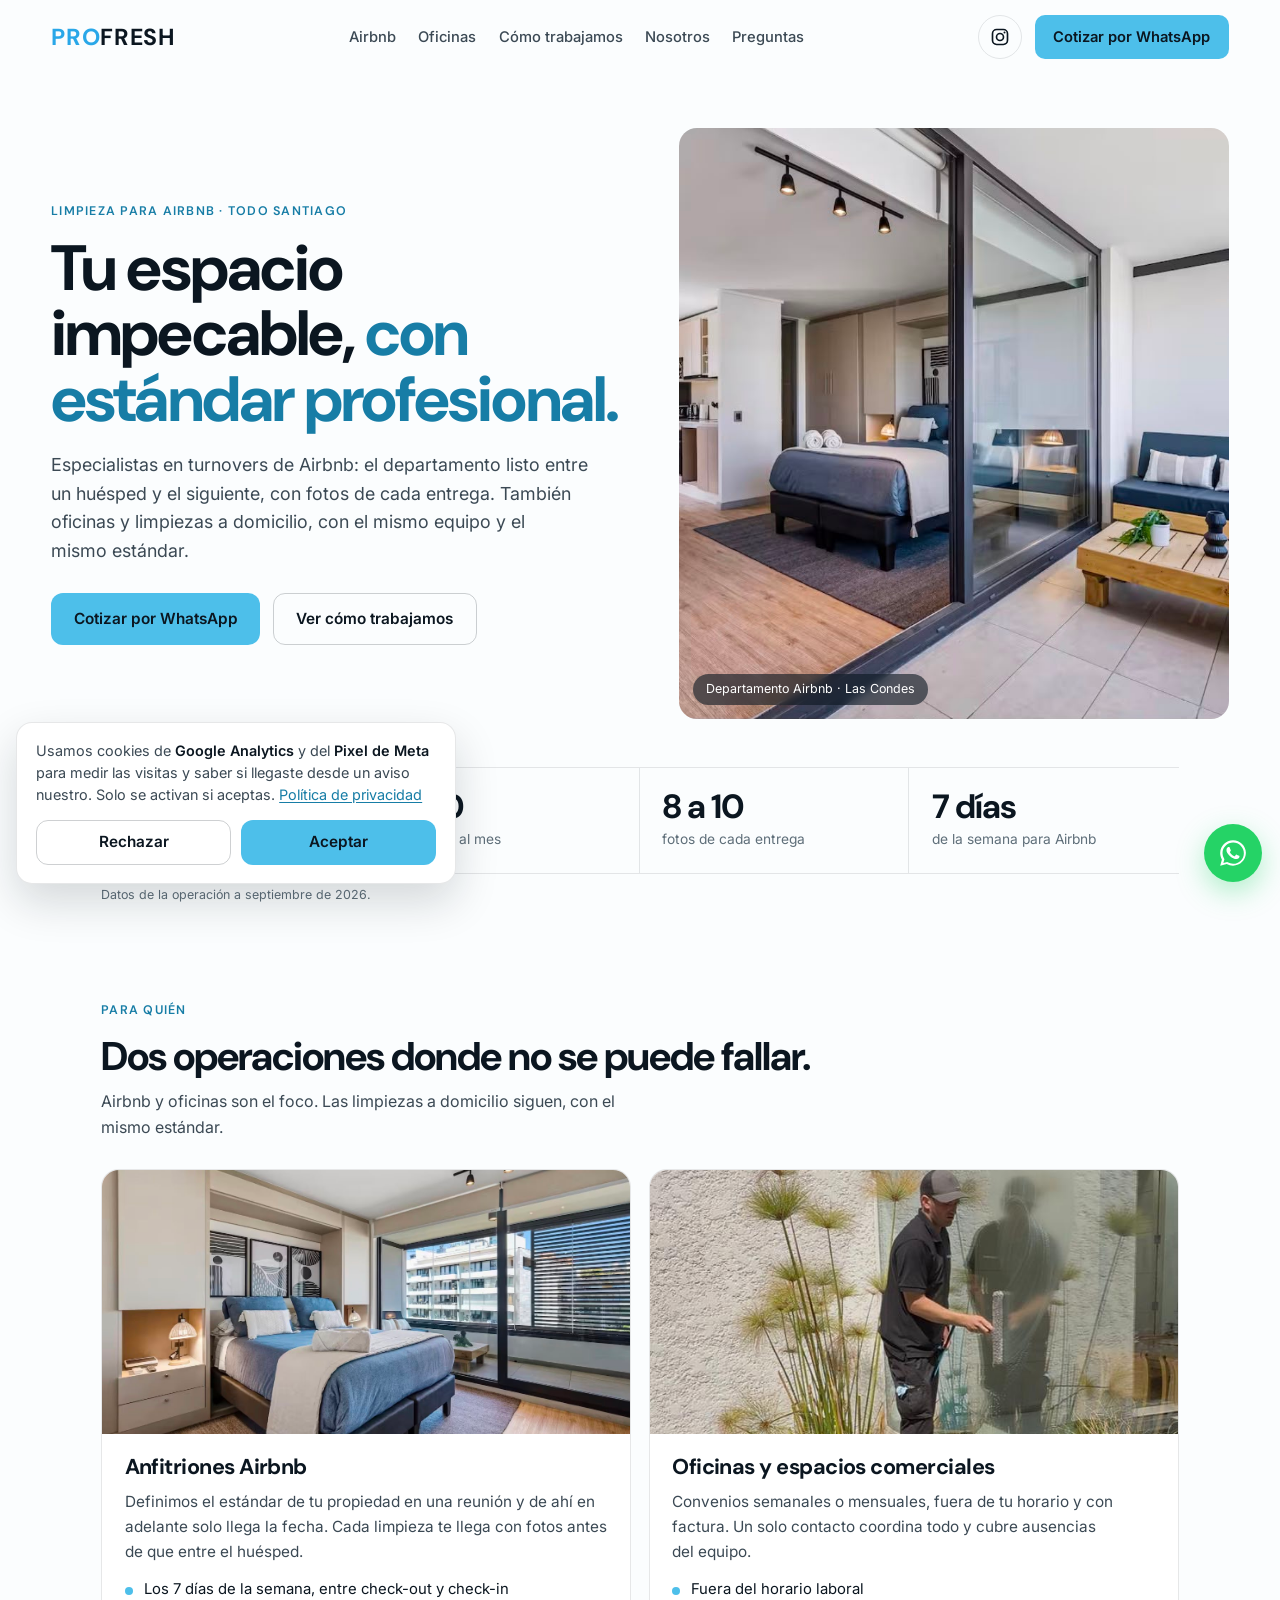
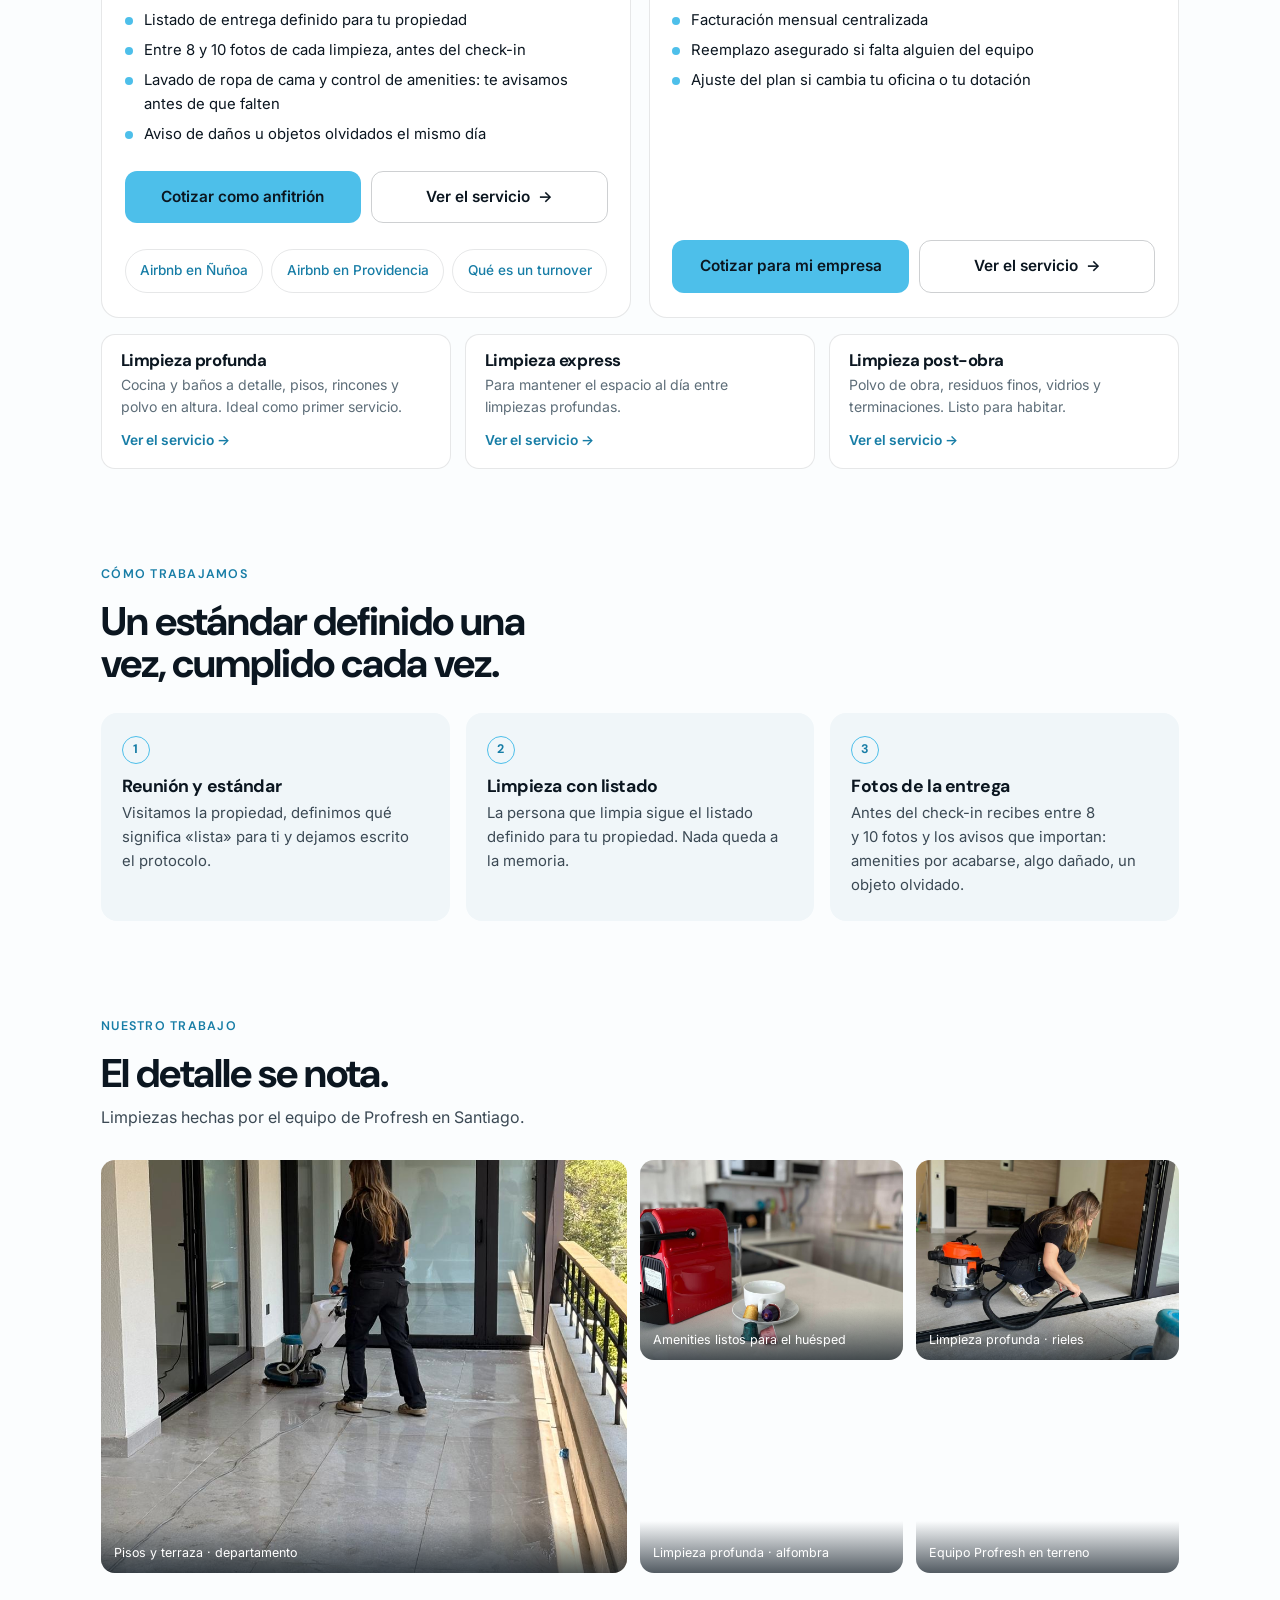
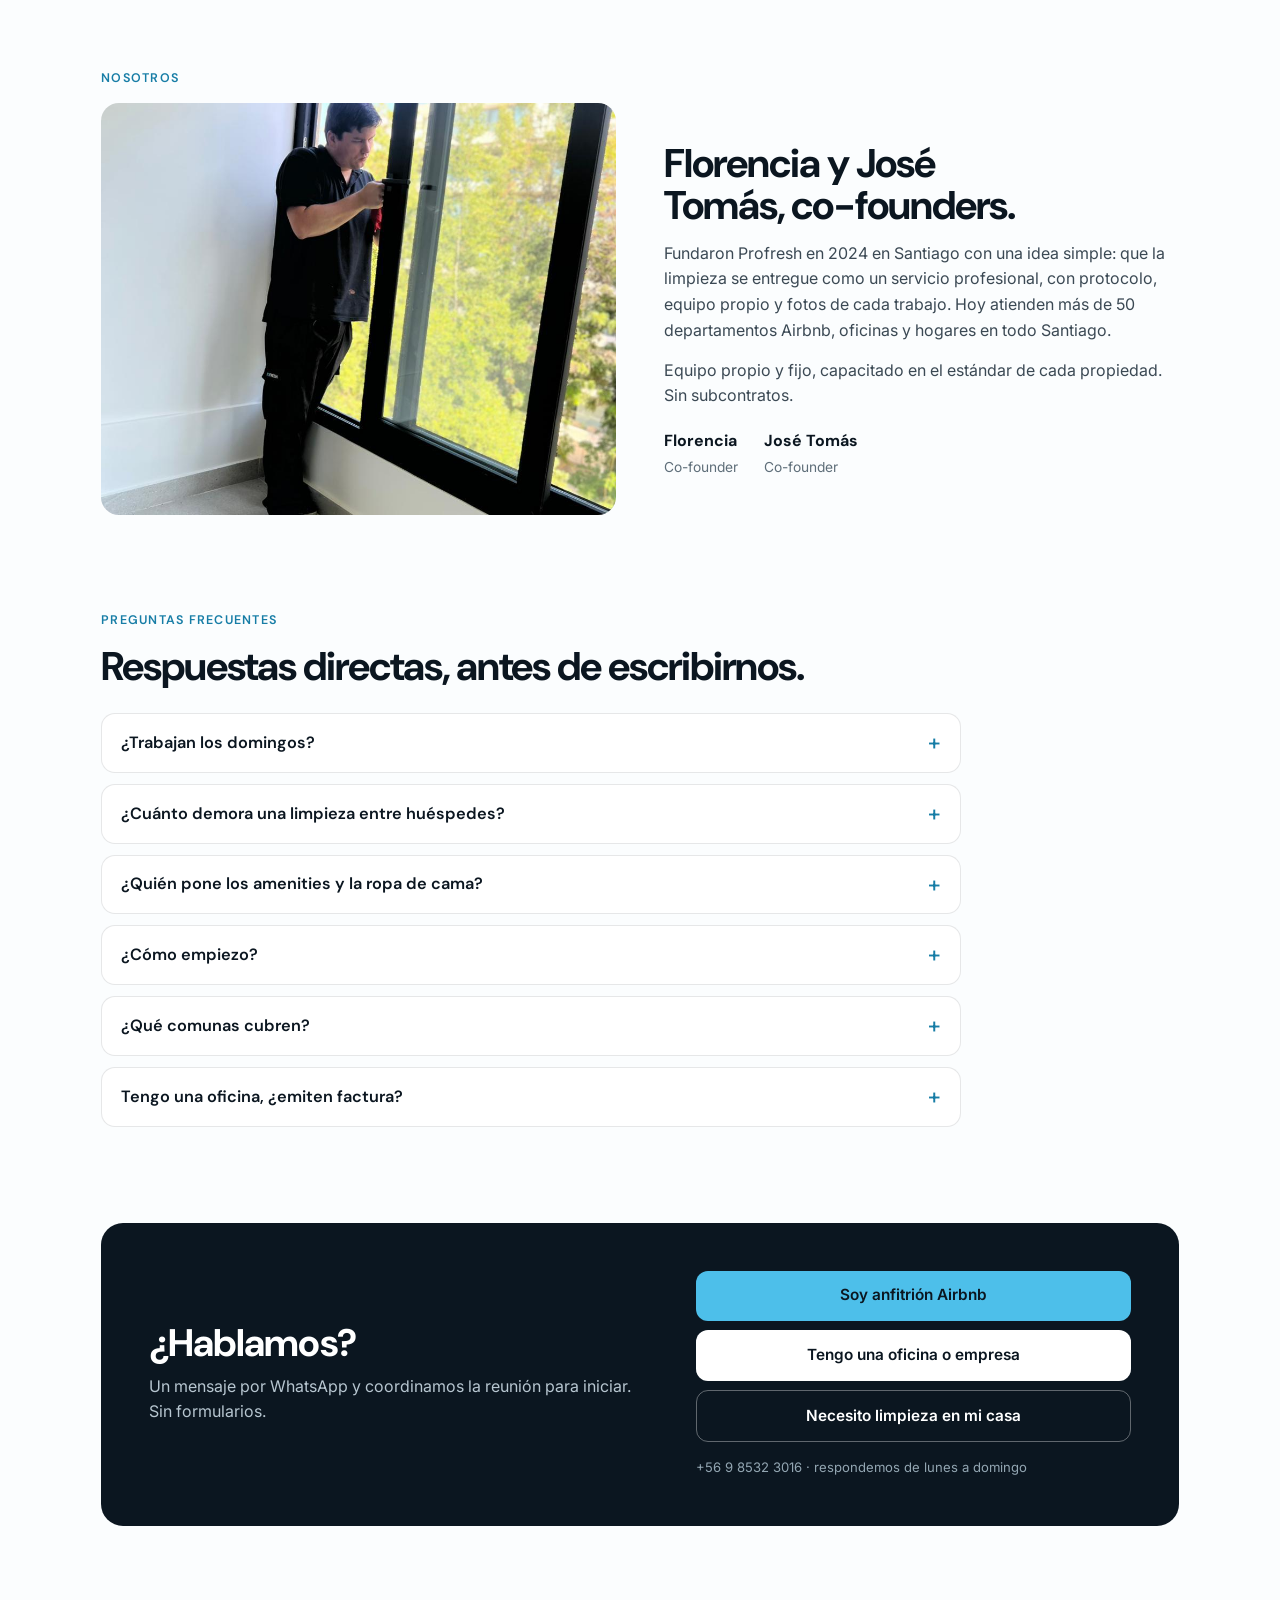
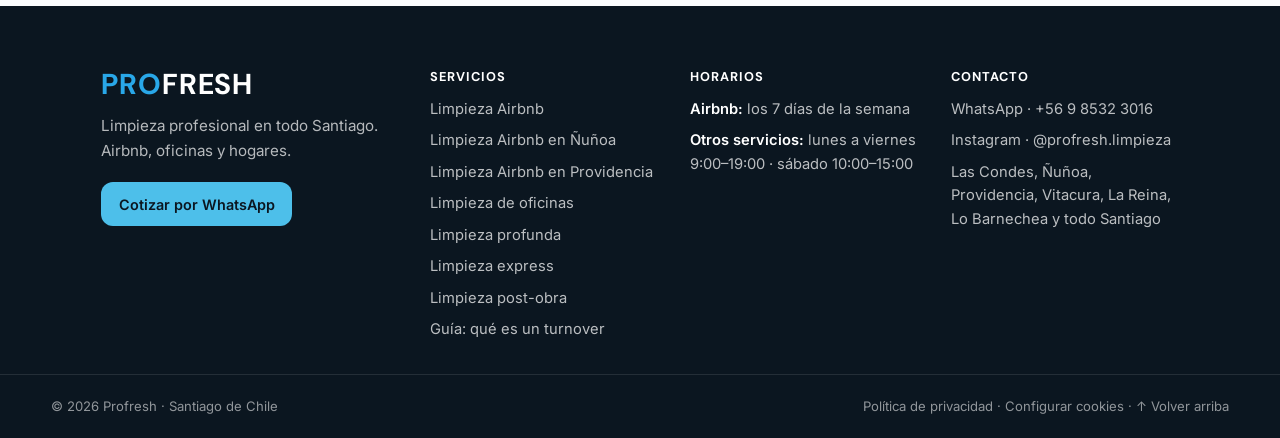
<file: index.html>
<!DOCTYPE html>
<html lang="es">
<head>
<meta charset="UTF-8" />
<meta name="viewport" content="width=device-width, initial-scale=1.0" />
<title>Limpieza Airbnb, hogares y oficinas en Santiago · Profresh</title>
<meta name="description" content="Limpieza para Airbnb, oficinas y hogares en todo Santiago. Turnovers los 7 días con fotos de cada entrega y convenios para oficinas. Cotiza por WhatsApp." />
<meta name="keywords" content="limpieza Airbnb Santiago, aseo Airbnb, limpieza Las Condes, limpieza Ñuñoa, limpieza Providencia, limpieza profunda Santiago, limpieza oficinas, empresa de limpieza Santiago" />
<meta name="theme-color" content="#4DBFEA" />
<script>document.documentElement.className += " js";</script>

<link rel="canonical" href="https://profresh.cl/" />
<meta property="og:title" content="Profresh · Limpieza para Airbnb, oficinas y hogares en Santiago" />
<meta property="og:description" content="Limpieza profesional para Airbnb, oficinas y hogares en todo Santiago. Turnovers los 7 días con fotos de cada entrega. Cotiza por WhatsApp." />
<meta property="og:type" content="website" />
<meta property="og:url" content="https://profresh.cl/" />
<meta property="og:image" content="https://profresh.cl/assets/og-portada.jpg" />
<meta property="og:image:width" content="1200" />
<meta property="og:image:height" content="630" />
<meta property="og:locale" content="es_CL" />
<meta property="og:site_name" content="Profresh" />
<meta name="twitter:card" content="summary_large_image" />
<meta name="twitter:title" content="Profresh · Limpieza para Airbnb, oficinas y hogares en Santiago" />
<meta name="twitter:description" content="Limpieza profesional en todo Santiago. Cotiza por WhatsApp." />
<meta name="twitter:image" content="https://profresh.cl/assets/og-portada.jpg" />

<link rel="icon" href="assets/logo.png" />

<link rel="preconnect" href="https://fonts.googleapis.com">
<link rel="preconnect" href="https://fonts.gstatic.com" crossorigin>
<link rel="stylesheet" href="https://fonts.googleapis.com/css2?family=DM+Sans:opsz,wght@9..40,500;9..40,600;9..40,700&family=Inter:wght@400;500;600&display=swap">
<link rel="preload" as="image" href="assets/img/airbnb-departamento-sector-oriente.jpg">

<link rel="stylesheet" href="styles.css?v=20261019a" />

<!-- ===== Datos estructurados del negocio (Schema.org) =====
     Si cambian WhatsApp, comunas u horario, edítenlo también aquí.
     El horario es el mismo que en la ficha de Google Business Profile. -->
<script type="application/ld+json">
{
  "@context": "https://schema.org",
  "@type": "HouseholdCleaningService",
  "@id": "https://profresh.cl/#negocio",
  "name": "Profresh",
  "slogan": "Tu espacio impecable, con estándar profesional.",
  "description": "Empresa de limpieza profesional en Santiago de Chile, fundada en 2024 por Florencia y José Tomás. Turnovers de Airbnb los 7 días de la semana con fotos de cada entrega, convenios de limpieza para oficinas y limpieza profunda, express y post-obra a domicilio. Más de 50 departamentos Airbnb y más de 140 turnovers al mes.",
  "image": "https://profresh.cl/assets/og-portada.jpg",
  "logo": "https://profresh.cl/assets/logo.png",
  "telephone": "+56985323016",
  "url": "https://profresh.cl/",
  "foundingDate": "2024",
  "founder": [
    { "@type": "Person", "name": "Florencia", "jobTitle": "Co-founder" },
    { "@type": "Person", "name": "José Tomás", "jobTitle": "Co-founder" }
  ],
  "priceRange": "$$",
  "currenciesAccepted": "CLP",
  "knowsAbout": ["Limpieza de Airbnb", "Turnover entre huéspedes", "Limpieza de oficinas", "Limpieza profunda", "Limpieza post-obra"],
  "hasOfferCatalog": {
    "@type": "OfferCatalog",
    "name": "Servicios de limpieza de Profresh",
    "itemListElement": [
      { "@type": "Offer", "itemOffered": { "@type": "Service", "name": "Limpieza Airbnb", "description": "Limpieza entre reservas los 7 días de la semana, con entre 8 y 10 fotos de cada entrega y control de amenities.", "url": "https://profresh.cl/limpieza-airbnb" } },
      { "@type": "Offer", "itemOffered": { "@type": "Service", "name": "Limpieza de oficinas", "description": "Convenios de limpieza para oficinas y espacios comerciales, fuera del horario laboral y con factura.", "url": "https://profresh.cl/limpieza-oficinas" } },
      { "@type": "Offer", "itemOffered": { "@type": "Service", "name": "Limpieza profunda", "description": "Limpieza a detalle de cocina, baños, pisos y rincones.", "url": "https://profresh.cl/limpieza-profunda" } },
      { "@type": "Offer", "itemOffered": { "@type": "Service", "name": "Limpieza express", "description": "Mantención entre limpiezas profundas.", "url": "https://profresh.cl/limpieza-express" } },
      { "@type": "Offer", "itemOffered": { "@type": "Service", "name": "Limpieza post-obra", "description": "Polvo de obra, residuos finos, vidrios y terminaciones.", "url": "https://profresh.cl/limpieza-post-obra" } }
    ]
  },
  "areaServed": [
    { "@type": "City", "name": "Las Condes" },
    { "@type": "City", "name": "Ñuñoa" },
    { "@type": "City", "name": "Providencia" },
    { "@type": "City", "name": "Vitacura" },
    { "@type": "City", "name": "La Reina" },
    { "@type": "City", "name": "Lo Barnechea" },
    { "@type": "City", "name": "Santiago" }
  ],
  "address": {
    "@type": "PostalAddress",
    "addressRegion": "Región Metropolitana",
    "addressCountry": "CL",
    "addressLocality": "Santiago"
  },
  "sameAs": ["https://instagram.com/profresh.limpieza"],
  "openingHoursSpecification": [
    { "@type": "OpeningHoursSpecification", "dayOfWeek": ["Monday", "Tuesday", "Wednesday", "Thursday", "Friday", "Sunday"], "opens": "09:00", "closes": "19:00" },
    { "@type": "OpeningHoursSpecification", "dayOfWeek": ["Saturday"], "opens": "10:00", "closes": "15:00" }
  ],
  "hasOfferCatalog": {
    "@type": "OfferCatalog",
    "name": "Servicios de limpieza",
    "itemListElement": [
      { "@type": "Offer", "itemOffered": { "@type": "Service", "name": "Limpieza Airbnb", "url": "https://profresh.cl/limpieza-airbnb" } },
      { "@type": "Offer", "itemOffered": { "@type": "Service", "name": "Limpieza de oficinas", "url": "https://profresh.cl/limpieza-oficinas" } },
      { "@type": "Offer", "itemOffered": { "@type": "Service", "name": "Limpieza profunda", "url": "https://profresh.cl/limpieza-profunda" } },
      { "@type": "Offer", "itemOffered": { "@type": "Service", "name": "Limpieza express", "url": "https://profresh.cl/limpieza-express" } },
      { "@type": "Offer", "itemOffered": { "@type": "Service", "name": "Limpieza post-obra", "url": "https://profresh.cl/limpieza-post-obra" } }
    ]
  }
}
</script>

<script type="application/ld+json">
{
  "@context": "https://schema.org",
  "@type": "WebPage",
  "@id": "https://profresh.cl/#portada",
  "url": "https://profresh.cl/",
  "name": "Limpieza Airbnb, hogares y oficinas en Santiago · Profresh",
  "inLanguage": "es-CL",
  "about": { "@id": "https://profresh.cl/#negocio" },
  "speakable": { "@type": "SpeakableSpecification", "cssSelector": [".hero-sub", "#faq-domingos p"] }
}
</script>

<script type="application/ld+json">
{
  "@context": "https://schema.org",
  "@type": "FAQPage",
  "mainEntity": [
    {
      "@type": "Question",
      "name": "¿Trabajan los domingos?",
      "acceptedAnswer": { "@type": "Answer", "text": "Sí, para Airbnb los 7 días de la semana, entre el check-out y el check-in de la propiedad. Los demás servicios se atienden de lunes a viernes de 9:00 a 19:00 y sábado de 10:00 a 15:00." }
    },
    {
      "@type": "Question",
      "name": "¿Cuánto demora una limpieza entre huéspedes?",
      "acceptedAnswer": { "@type": "Answer", "text": "Alrededor de una hora, según el estado del departamento y la cantidad de piezas. Siempre dentro de la ventana entre el check-out y el check-in." }
    },
    {
      "@type": "Question",
      "name": "¿Quién pone los amenities y la ropa de cama?",
      "acceptedAnswer": { "@type": "Answer", "text": "El anfitrión. Profresh lava la ropa de cama en cada turnover, revisa el stock de amenities en cada limpieza y avisa antes de que falten." }
    },
    {
      "@type": "Question",
      "name": "¿Cómo empiezo?",
      "acceptedAnswer": { "@type": "Answer", "text": "Escríbenos por WhatsApp al +56 9 8532 3016. Coordinamos una reunión para iniciar: explicamos el servicio y definimos el estándar de tu propiedad." }
    },
    {
      "@type": "Question",
      "name": "¿Qué comunas cubren?",
      "acceptedAnswer": { "@type": "Answer", "text": "Todo Santiago. La mayor parte de las propiedades que atendemos están en Las Condes, Ñuñoa, Providencia, Vitacura, La Reina y Lo Barnechea." }
    },
    {
      "@type": "Question",
      "name": "Tengo una oficina, ¿emiten factura?",
      "acceptedAnswer": { "@type": "Answer", "text": "Sí. Los convenios para oficinas y espacios comerciales se coordinan fuera del horario laboral y se facturan mensualmente." }
    }
  ]
}
</script>
</head>
<body>

<a class="skip-link" href="#para-quien">Saltar al contenido</a>

<a class="wa-float" href="https://wa.me/56985323016?text=Hola%20Profresh%20%F0%9F%91%8B%20Quiero%20cotizar%20un%20servicio%20de%20limpieza." target="_blank" rel="noopener" aria-label="Cotizar por WhatsApp">
  <svg viewBox="0 0 32 32" aria-hidden="true" focusable="false">
    <path d="M16.04 3.2c-7.1 0-12.86 5.76-12.86 12.86 0 2.27.6 4.48 1.73 6.43L3.2 28.8l6.5-1.7a12.8 12.8 0 0 0 6.34 1.62h.01c7.1 0 12.86-5.76 12.86-12.86S23.14 3.2 16.04 3.2Zm0 23.5h-.01a10.6 10.6 0 0 1-5.4-1.48l-.39-.23-3.86 1.01 1.03-3.76-.25-.4a10.63 10.63 0 0 1-1.63-5.65c0-5.88 4.79-10.66 10.67-10.66 2.85 0 5.52 1.11 7.54 3.12a10.6 10.6 0 0 1 3.12 7.55c0 5.88-4.79 10.66-10.66 10.66Zm5.85-7.98c-.32-.16-1.9-.94-2.2-1.05-.3-.11-.51-.16-.73.16-.21.32-.83 1.05-1.02 1.26-.19.21-.37.24-.69.08-.32-.16-1.36-.5-2.58-1.6-.96-.85-1.6-1.9-1.79-2.22-.19-.32-.02-.5.14-.66.15-.14.32-.37.48-.56.16-.19.21-.32.32-.53.11-.21.05-.4-.03-.56-.08-.16-.73-1.75-1-2.4-.26-.63-.53-.54-.73-.55l-.62-.01c-.21 0-.56.08-.85.4-.29.32-1.11 1.09-1.11 2.65 0 1.56 1.14 3.07 1.3 3.28.16.21 2.25 3.43 5.45 4.81.76.33 1.36.52 1.82.67.77.24 1.46.21 2.01.13.61-.09 1.9-.78 2.17-1.53.27-.75.27-1.4.19-1.53-.08-.13-.29-.21-.61-.37Z"/>
  </svg>
  <span class="wa-float-text">Cotiza por WhatsApp</span>
</a>

<header class="nav" data-nav>
  <a class="nav-logo" href="#top" aria-label="Profresh — inicio">
    <span class="logo-word"><b>PRO</b>FRESH</span>
  </a>
  <nav class="nav-links" aria-label="Principal">
    <a href="/limpieza-airbnb">Airbnb</a>
    <a href="/limpieza-oficinas">Oficinas</a>
    <a href="#como-trabajamos">Cómo trabajamos</a>
    <a href="#nosotros">Nosotros</a>
    <a href="#faq">Preguntas</a>
  </nav>
  <div class="nav-actions">
    <a class="nav-ig" href="https://instagram.com/profresh.limpieza" target="_blank" rel="noopener" aria-label="Síguenos en Instagram">
      <svg viewBox="0 0 24 24" aria-hidden="true"><rect x="3" y="3" width="18" height="18" rx="5"/><circle cx="12" cy="12" r="4.2"/><circle cx="17.4" cy="6.6" r="1.2" fill="currentColor" stroke="none"/></svg>
    </a>
    <a class="nav-cta" href="https://wa.me/56985323016?text=Hola%20Profresh%20%F0%9F%91%8B%20Quiero%20cotizar%20un%20servicio%20de%20limpieza." target="_blank" rel="noopener">Cotizar por WhatsApp</a>
  </div>
  <button class="nav-burger" data-burger aria-label="Abrir menú" aria-expanded="false"><span></span><span></span></button>
</header>

<main id="top">

<!-- ============================ HERO ============================
     Sin data-reveal a propósito: la primera pantalla aparece completa. -->
<section class="hero" id="inicio">
  <div class="hero-grid">
    <div>
      <p class="hero-kicker">Limpieza para Airbnb · Todo Santiago</p>
      <h1 class="hero-title">Tu espacio impecable, <em>con estándar profesional.</em></h1>
      <p class="hero-sub">Especialistas en turnovers de Airbnb: el departamento listo entre un huésped y el siguiente, con fotos de cada entrega. También oficinas y limpiezas a domicilio, con el mismo equipo y el mismo estándar.</p>
      <div class="hero-cta">
        <a class="btn btn-primary" href="https://wa.me/56985323016?text=Hola%20Profresh%20%F0%9F%91%8B%20Quiero%20cotizar%20un%20servicio%20de%20limpieza." target="_blank" rel="noopener">Cotizar por WhatsApp</a>
        <a class="btn btn-ghost" href="#como-trabajamos">Ver cómo trabajamos</a>
      </div>
    </div>
    <figure class="hero-media">
      <img src="assets/img/airbnb-departamento-sector-oriente.jpg" alt="Departamento Airbnb listo para recibir huéspedes, limpiado por Profresh en Santiago" width="1284" height="829" loading="eager" fetchpriority="high" decoding="async">
      <figcaption>Departamento Airbnb · Las Condes</figcaption>
    </figure>
  </div>
</section>

<!-- ============================ NÚMEROS ============================
     Datos verificados contra la operación real. Van redondeados hacia
     abajo a propósito para que no envejezcan. -->
<section class="wrap" id="numeros" aria-label="Profresh en números">
  <div class="nums">
    <div><b>+50</b><span>departamentos Airbnb en Santiago</span></div>
    <div><b>+140</b><span>turnovers al mes</span></div>
    <div><b>8 a 10</b><span>fotos de cada entrega</span></div>
    <div><b>7 días</b><span>de la semana para Airbnb</span></div>
  </div>
  <p class="nums-nota">Datos de la operación a septiembre de 2026.</p>
</section>

<!-- ============================ PARA QUIÉN ============================ -->
<section class="wrap sec" id="para-quien">
  <p class="eyebrow reveal" data-reveal>Para quién</p>
  <h2 class="sec-title reveal" data-reveal>Dos operaciones donde no se puede fallar.</h2>
  <p class="sec-lead reveal" data-reveal>Airbnb y oficinas son el foco. Las limpiezas a domicilio siguen, con el mismo estándar.</p>

  <div class="paths">
    <article class="path reveal" data-reveal>
      <img src="assets/img/airbnb-dormitorio-anfitriones.jpg" alt="Dormitorio de un Airbnb con la cama hecha por Profresh" loading="lazy" decoding="async">
      <div class="path-body">
        <h3><a class="path-titulo" href="/limpieza-airbnb">Anfitriones Airbnb</a></h3>
        <p>Definimos el estándar de tu propiedad en una reunión y de ahí en adelante solo llega la fecha. Cada limpieza te llega con fotos antes de que entre el huésped.</p>
        <ul>
          <li>Los 7 días de la semana, entre check-out y check-in</li>
          <li>Listado de entrega definido para tu propiedad</li>
          <li>Entre 8 y 10 fotos de cada limpieza, antes del check-in</li>
          <li>Lavado de ropa de cama y control de amenities: te avisamos antes de que falten</li>
          <li>Aviso de daños u objetos olvidados el mismo día</li>
        </ul>
        <div class="path-acciones">
          <a class="btn btn-primary" href="https://wa.me/56985323016?text=Hola%20Profresh%20%F0%9F%91%8B%20Soy%20anfitri%C3%B3n%20Airbnb%20y%20quiero%20coordinar%20la%20limpieza%20entre%20reservas." target="_blank" rel="noopener">Cotizar como anfitrión</a>
          <a class="btn btn-ghost" href="/limpieza-airbnb">Ver el servicio <span class="btn-arrow" aria-hidden="true">→</span></a>
        </div>
        <p class="path-links"><a href="/limpieza-airbnb-nunoa">Airbnb en Ñuñoa</a><a href="/limpieza-airbnb-providencia">Airbnb en Providencia</a><a href="/que-es-un-turnover-airbnb">Qué es un turnover</a></p>
      </div>
    </article>

    <article class="path reveal" data-reveal>
      <img src="assets/img/limpieza-vidrios-ventanales-casa.jpg" alt="Limpieza de ventanales realizada por el equipo de Profresh" loading="lazy" decoding="async">
      <div class="path-body">
        <h3><a class="path-titulo" href="/limpieza-oficinas">Oficinas y espacios comerciales</a></h3>
        <p>Convenios semanales o mensuales, fuera de tu horario y con factura. Un solo contacto coordina todo y cubre ausencias del equipo.</p>
        <ul>
          <li>Fuera del horario laboral</li>
          <li>Facturación mensual centralizada</li>
          <li>Reemplazo asegurado si falta alguien del equipo</li>
          <li>Ajuste del plan si cambia tu oficina o tu dotación</li>
        </ul>
        <div class="path-acciones">
          <a class="btn btn-primary" href="https://wa.me/56985323016?text=Hola%20Profresh%20%F0%9F%91%8B%20Represento%20una%20empresa%2Foficina%20y%20quiero%20cotizar%20un%20convenio%20de%20limpieza." target="_blank" rel="noopener">Cotizar para mi empresa</a>
          <a class="btn btn-ghost" href="/limpieza-oficinas">Ver el servicio <span class="btn-arrow" aria-hidden="true">→</span></a>
        </div>
      </div>
    </article>
  </div>

  <div class="more reveal" data-reveal>
    <a href="/limpieza-profunda"><h3>Limpieza profunda</h3><p>Cocina y baños a detalle, pisos, rincones y polvo en altura. Ideal como primer servicio.</p><span>Ver el servicio →</span></a>
    <a href="/limpieza-express"><h3>Limpieza express</h3><p>Para mantener el espacio al día entre limpiezas profundas.</p><span>Ver el servicio →</span></a>
    <a href="/limpieza-post-obra"><h3>Limpieza post-obra</h3><p>Polvo de obra, residuos finos, vidrios y terminaciones. Listo para habitar.</p><span>Ver el servicio →</span></a>
  </div>
</section>

<!-- ============================ CÓMO TRABAJAMOS ============================ -->
<section class="wrap sec" id="como-trabajamos">
  <p class="eyebrow reveal" data-reveal>Cómo trabajamos</p>
  <h2 class="sec-title reveal" data-reveal>Un estándar definido una vez, cumplido cada vez.</h2>
  <div class="process-row three">
    <div class="step reveal" data-reveal><span class="step-n">1</span><h3>Reunión y estándar</h3><p>Visitamos la propiedad, definimos qué significa «lista» para ti y dejamos escrito el protocolo.</p></div>
    <div class="step reveal" data-reveal><span class="step-n">2</span><h3>Limpieza con listado</h3><p>La persona que limpia sigue el listado definido para tu propiedad. Nada queda a la memoria.</p></div>
    <div class="step reveal" data-reveal><span class="step-n">3</span><h3>Fotos de la entrega</h3><p>Antes del check-in recibes entre 8 y 10 fotos y los avisos que importan: amenities por acabarse, algo dañado, un objeto olvidado.</p></div>
  </div>
</section>

<!-- ============================ NUESTRO TRABAJO ============================ -->
<section class="wrap sec" id="trabajo">
  <p class="eyebrow reveal" data-reveal>Nuestro trabajo</p>
  <h2 class="sec-title reveal" data-reveal>El detalle se nota.</h2>
  <p class="sec-lead reveal" data-reveal>Limpiezas hechas por el equipo de Profresh en Santiago.</p>
  <div class="gal reveal" data-reveal>
    <figure><img src="assets/img/limpieza-pisos-terraza-departamento.jpg" alt="Terraza y pisos de un departamento recién limpiados por Profresh" loading="lazy" decoding="async"><figcaption>Pisos y terraza · departamento</figcaption></figure>
    <figure><img src="assets/img/airbnb-amenities-cafe.jpg" alt="Amenities y café dispuestos en un Airbnb para el próximo huésped" loading="lazy" decoding="async"><figcaption>Amenities listos para el huésped</figcaption></figure>
    <figure><img src="assets/img/limpieza-profunda-rieles-living.jpg" alt="Rieles de ventana del living tras una limpieza profunda" loading="lazy" decoding="async"><figcaption>Limpieza profunda · rieles</figcaption></figure>
    <figure><img src="assets/img/limpieza-profunda-alfombra-departamento.jpg" alt="Alfombra de un departamento tras una limpieza profunda" loading="lazy" decoding="async"><figcaption>Limpieza profunda · alfombra</figcaption></figure>
    <figure><img src="assets/img/limpieza-pisos-terraza-profresh.jpg" alt="Integrante del equipo de Profresh limpiando los pisos de una terraza" loading="lazy" decoding="async"><figcaption>Equipo Profresh en terreno</figcaption></figure>
  </div>
</section>

<!-- ============================ NOSOTROS ============================ -->
<section class="wrap sec" id="nosotros">
  <p class="eyebrow reveal" data-reveal>Nosotros</p>
  <div class="about">
    <img class="reveal" data-reveal src="assets/img/limpieza-post-obra-ventanas.jpg" alt="Integrante del equipo de Profresh limpiando ventanas en un departamento" loading="lazy" decoding="async">
    <div class="reveal" data-reveal>
      <h2 class="sec-title">Florencia y José Tomás, co-founders.</h2>
      <p>Fundaron Profresh en 2024 en Santiago con una idea simple: que la limpieza se entregue como un servicio profesional, con protocolo, equipo propio y fotos de cada trabajo. Hoy atienden más de 50 departamentos Airbnb, oficinas y hogares en todo Santiago.</p>
      <p>Equipo propio y fijo, capacitado en el estándar de cada propiedad. Sin subcontratos.</p>
      <div class="people">
        <div><b>Florencia</b><span>Co-founder</span></div>
        <div><b>José Tomás</b><span>Co-founder</span></div>
      </div>
    </div>
  </div>
</section>

<!-- ============================ PREGUNTAS ============================
     La respuesta va en la primera frase, en negrita: es lo que citan
     Google y los asistentes. Mantener igual que el JSON-LD de arriba. -->
<section class="wrap sec" id="faq">
  <p class="eyebrow reveal" data-reveal>Preguntas frecuentes</p>
  <h2 class="sec-title reveal" data-reveal>Respuestas directas, antes de escribirnos.</h2>
  <div class="faq-list">
    <details class="faq-item reveal" data-reveal id="faq-domingos">
      <summary>¿Trabajan los domingos?</summary>
      <p><b>Sí, para Airbnb los 7 días de la semana</b>, entre el check-out y el check-in de tu propiedad. Los demás servicios, de lunes a viernes de 9:00 a 19:00 y sábado de 10:00 a 15:00.</p>
    </details>
    <details class="faq-item reveal" data-reveal>
      <summary>¿Cuánto demora una limpieza entre huéspedes?</summary>
      <p><b>Alrededor de una hora</b>, según el estado del departamento y la cantidad de piezas. Siempre dentro de la ventana entre el check-out y el check-in.</p>
    </details>
    <details class="faq-item reveal" data-reveal>
      <summary>¿Quién pone los amenities y la ropa de cama?</summary>
      <p><b>El anfitrión.</b> Nosotros lavamos la ropa de cama en cada turnover, revisamos el stock de amenities en cada limpieza y avisamos antes de que falten.</p>
    </details>
    <details class="faq-item reveal" data-reveal>
      <summary>¿Cómo empiezo?</summary>
      <p><b>Escríbenos por WhatsApp.</b> Coordinamos una reunión para iniciar: explicamos el servicio y definimos el estándar de tu propiedad.</p>
    </details>
    <details class="faq-item reveal" data-reveal>
      <summary>¿Qué comunas cubren?</summary>
      <p><b>Todo Santiago.</b> La mayor parte de las propiedades que atendemos están en Las Condes, Ñuñoa, Providencia, Vitacura, La Reina y Lo Barnechea.</p>
    </details>
    <details class="faq-item reveal" data-reveal>
      <summary>Tengo una oficina, ¿emiten factura?</summary>
      <p><b>Sí.</b> Los convenios para oficinas y espacios comerciales se coordinan fuera del horario laboral y se facturan mensualmente.</p>
    </details>
  </div>
</section>

<!-- ============================ CONTACTO ============================
     Sin formulario: un botón por perfil, cada uno con su mensaje de
     WhatsApp ya escrito. Nada se guarda en este sitio. -->
<section class="wrap" id="contacto">
  <div class="cta-final reveal" data-reveal>
    <div>
      <h2>¿Hablamos?</h2>
      <p>Un mensaje por WhatsApp y coordinamos la reunión para iniciar. Sin formularios.</p>
    </div>
    <div class="cta-side">
      <a class="btn btn-primary" href="https://wa.me/56985323016?text=Hola%20Profresh%20%F0%9F%91%8B%20Soy%20anfitri%C3%B3n%20Airbnb%20y%20quiero%20coordinar%20la%20limpieza%20entre%20reservas." target="_blank" rel="noopener">Soy anfitrión Airbnb</a>
      <a class="btn btn-light" href="https://wa.me/56985323016?text=Hola%20Profresh%20%F0%9F%91%8B%20Represento%20una%20empresa%2Foficina%20y%20quiero%20cotizar%20un%20convenio%20de%20limpieza." target="_blank" rel="noopener">Tengo una oficina o empresa</a>
      <a class="btn btn-outline-light" href="https://wa.me/56985323016?text=Hola%20Profresh%20%F0%9F%91%8B%20Quiero%20cotizar%20una%20limpieza%20para%20mi%20casa%20o%20departamento." target="_blank" rel="noopener">Necesito limpieza en mi casa</a>
      <small>+56 9 8532 3016 · respondemos de lunes a domingo</small>
    </div>
  </div>
</section>

</main>

<footer class="footer">
  <div class="footer-grid">
    <div class="footer-col">
      <span class="logo-word logo-word-foot"><b>PRO</b>FRESH</span>
      <p class="footer-about">Limpieza profesional en todo Santiago. Airbnb, oficinas y hogares.</p>
      <a class="btn btn-primary btn-sm" href="https://wa.me/56985323016?text=Hola%20Profresh%20%F0%9F%91%8B%20Quiero%20cotizar%20un%20servicio%20de%20limpieza." target="_blank" rel="noopener">Cotizar por WhatsApp</a>
    </div>
    <div class="footer-col">
      <h4>Servicios</h4>
      <ul class="footer-links">
        <li><a href="/limpieza-airbnb">Limpieza Airbnb</a></li>
        <li><a href="/limpieza-airbnb-nunoa">Limpieza Airbnb en Ñuñoa</a></li>
        <li><a href="/limpieza-airbnb-providencia">Limpieza Airbnb en Providencia</a></li>
        <li><a href="/limpieza-oficinas">Limpieza de oficinas</a></li>
        <li><a href="/limpieza-profunda">Limpieza profunda</a></li>
        <li><a href="/limpieza-express">Limpieza express</a></li>
        <li><a href="/limpieza-post-obra">Limpieza post-obra</a></li>
        <li><a href="/que-es-un-turnover-airbnb">Guía: qué es un turnover</a></li>
      </ul>
    </div>
    <div class="footer-col">
      <h4>Horarios</h4>
      <ul class="footer-links">
        <li><b>Airbnb:</b> los 7 días de la semana</li>
        <li><b>Otros servicios:</b> lunes a viernes 9:00–19:00 · sábado 10:00–15:00</li>
      </ul>
    </div>
    <div class="footer-col">
      <h4>Contacto</h4>
      <ul class="footer-links">
        <li><a href="https://wa.me/56985323016?text=Hola%20Profresh%20%F0%9F%91%8B%20Quiero%20cotizar%20un%20servicio%20de%20limpieza." target="_blank" rel="noopener">WhatsApp · +56 9 8532 3016</a></li>
        <li><a href="https://instagram.com/profresh.limpieza" target="_blank" rel="noopener">Instagram · @profresh.limpieza</a></li>
        <li>Las Condes, Ñuñoa, Providencia, Vitacura, La Reina, Lo Barnechea y todo Santiago</li>
      </ul>
    </div>
  </div>
  <div class="footer-legal">
    <span>© 2026 Profresh · Santiago de Chile</span>
    <span><a href="/privacidad">Política de privacidad</a> · <a href="/privacidad#cookies" data-cookies-config>Configurar cookies</a> · <a href="#top">↑ Volver arriba</a></span>
  </div>
</footer>

<script defer src="main.js?v=20260910c"></script>
<script defer src="lib/consentimiento.js?v=20261019a"></script>
<script defer src="lib/analytics.js?v=20261019a"></script>
<script defer src="lib/meta-pixel.js?v=20261019a"></script>
</body>
</html>
</file>
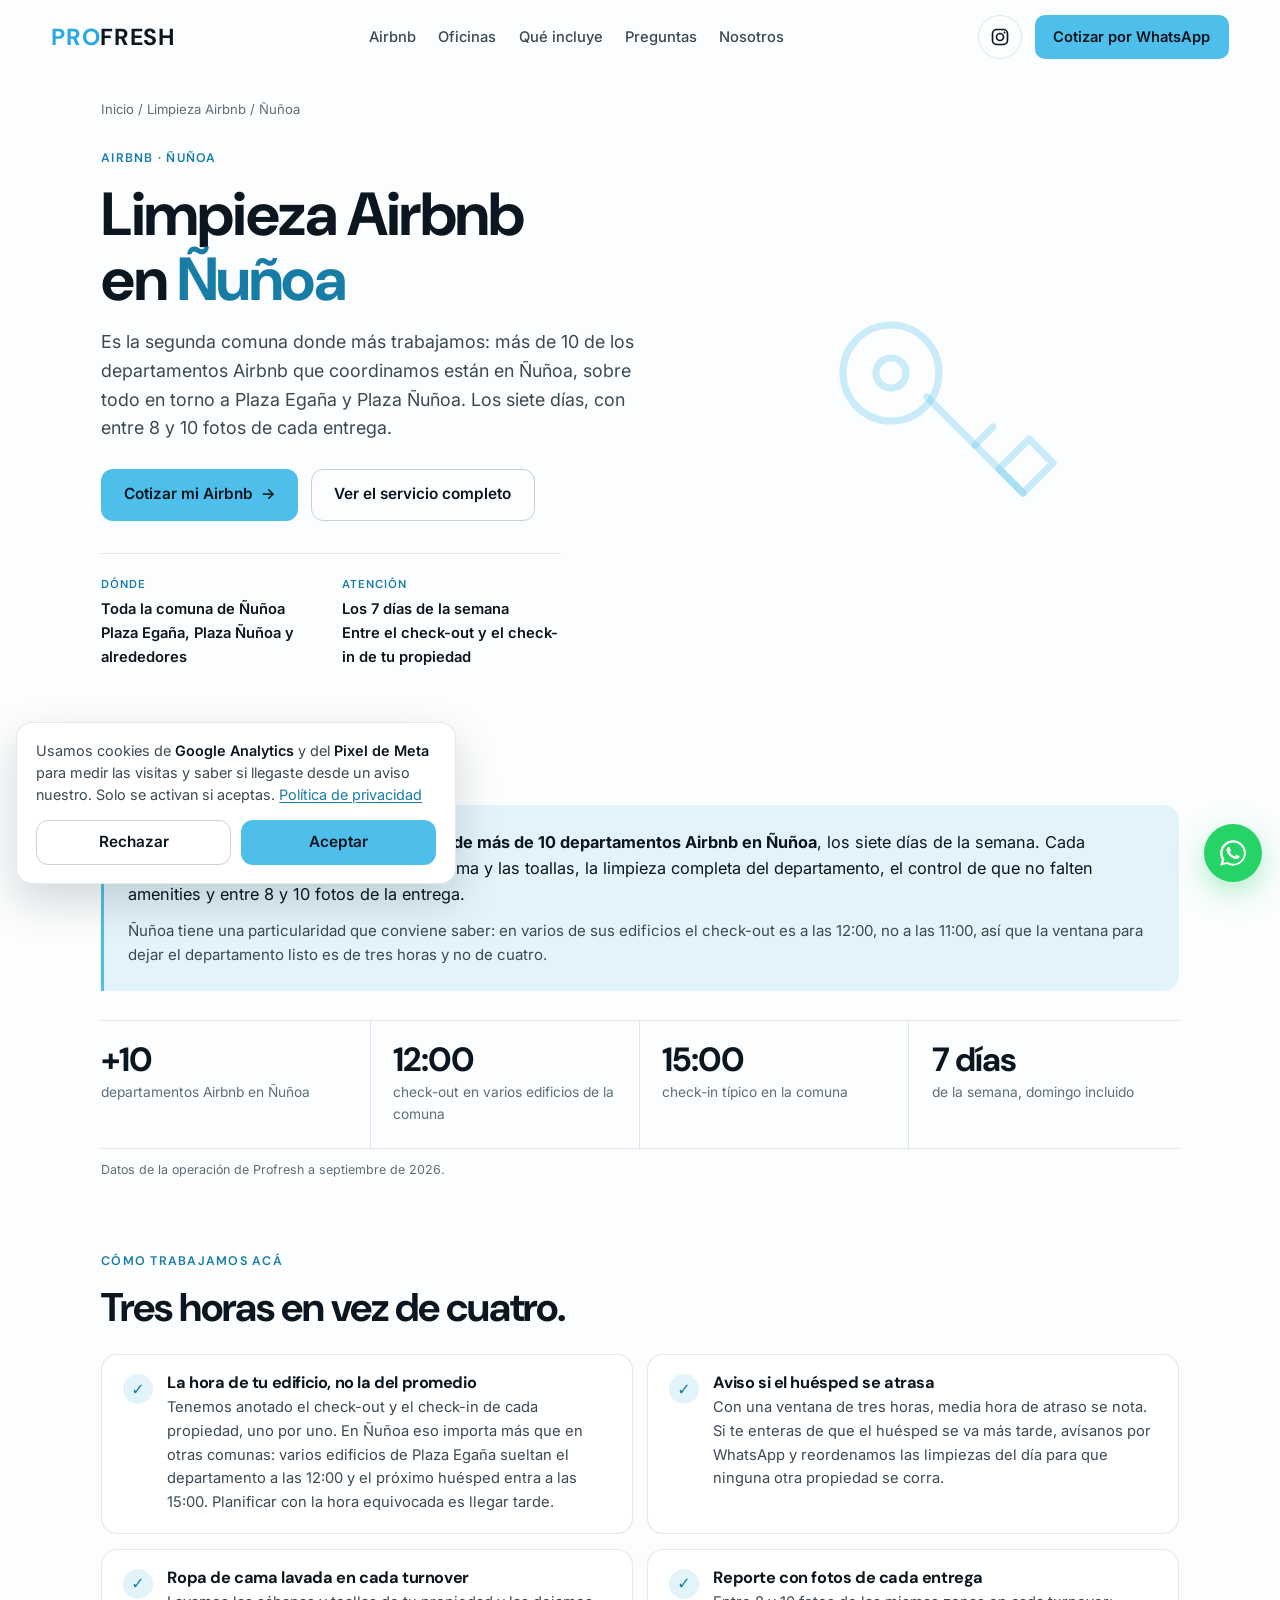
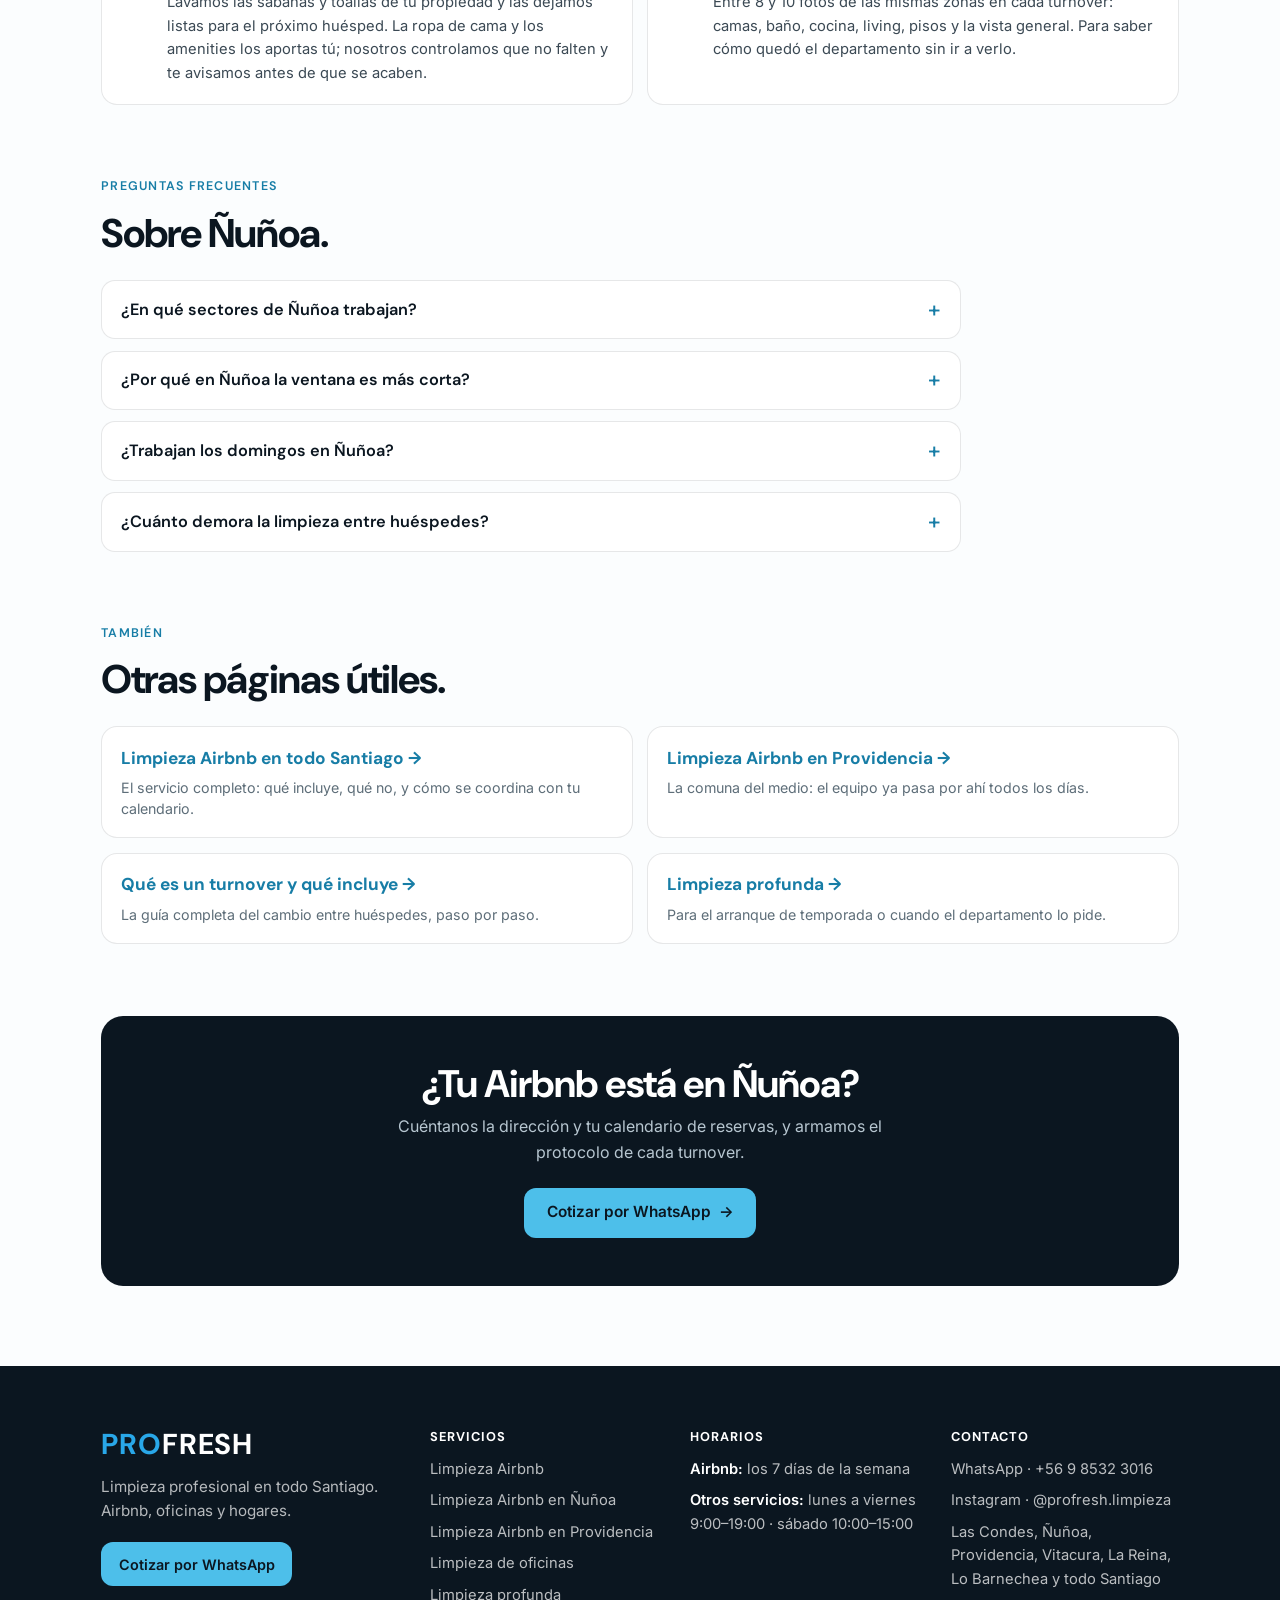
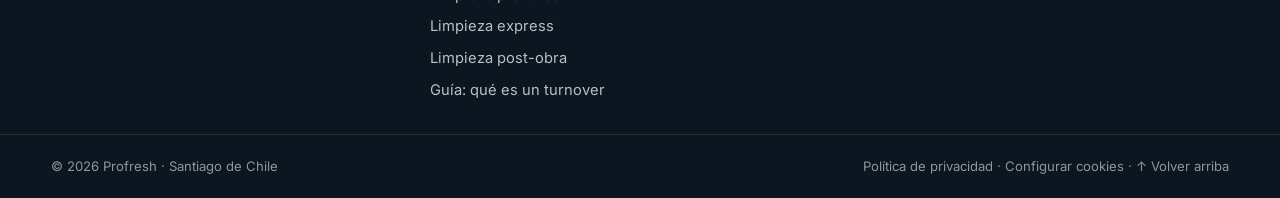
<file: limpieza-airbnb-nunoa.html>
<!DOCTYPE html>
<html lang="es">
<head>
<meta charset="UTF-8" />
<meta name="viewport" content="width=device-width, initial-scale=1.0" />
<title>Limpieza Airbnb en Ñuñoa · Turnover · Profresh</title>
<meta name="description" content="Limpieza entre reservas para Airbnb en Ñuñoa, los 7 días. Más de 10 departamentos coordinados en Plaza Egaña y Plaza Ñuñoa. Cotiza por WhatsApp." />
<meta name="keywords" content="limpieza Airbnb Ñuñoa, aseo Airbnb Ñuñoa, turnover Airbnb Ñuñoa, limpieza departamento Airbnb Plaza Egaña" />
<meta name="theme-color" content="#4DBFEA" />
<script>document.documentElement.className += " js";</script>

<link rel="canonical" href="https://profresh.cl/limpieza-airbnb-nunoa" />
<meta property="og:title" content="Limpieza Airbnb en Ñuñoa · Profresh" />
<meta property="og:description" content="Más de 10 departamentos Airbnb coordinados en Ñuñoa. Los 7 días, con fotos de cada entrega." />
<meta property="og:type" content="website" />
<meta property="og:url" content="https://profresh.cl/limpieza-airbnb-nunoa" />
<meta property="og:image" content="https://profresh.cl/assets/og-portada.jpg" />
<meta property="og:image:width" content="1200" />
<meta property="og:image:height" content="630" />
<meta property="og:locale" content="es_CL" />
<meta property="og:site_name" content="Profresh" />
<meta name="twitter:card" content="summary_large_image" />
<meta name="twitter:title" content="Limpieza Airbnb en Ñuñoa · Profresh" />
<meta name="twitter:description" content="Más de 10 departamentos Airbnb coordinados en Ñuñoa. Los 7 días, con fotos de cada entrega." />
<meta name="twitter:image" content="https://profresh.cl/assets/og-portada.jpg" />

<link rel="icon" href="assets/logo.png" />

<link rel="preconnect" href="https://fonts.googleapis.com">
<link rel="preconnect" href="https://fonts.gstatic.com" crossorigin>
<link rel="stylesheet" href="https://fonts.googleapis.com/css2?family=DM+Sans:opsz,wght@9..40,500;9..40,600;9..40,700&family=Inter:wght@400;500;600&display=swap">

<link rel="stylesheet" href="styles.css?v=20261019a" />

<script type="application/ld+json">
{
  "@context": "https://schema.org",
  "@type": "Service",
  "serviceType": "Limpieza Airbnb",
  "name": "Limpieza Airbnb en Ñuñoa",
  "description": "Limpieza entre reservas de Airbnb en Ñuñoa, Santiago, los 7 dias de la semana, con entre 8 y 10 fotos de cada entrega.",
  "provider": { "@type": "HouseholdCleaningService", "@id": "https://profresh.cl/#negocio", "name": "Profresh", "telephone": "+56985323016", "url": "https://profresh.cl/", "sameAs": ["https://instagram.com/profresh.limpieza"] },
  "areaServed": { "@type": "City", "name": "Ñuñoa", "containedInPlace": { "@type": "City", "name": "Santiago" } },
  "url": "https://profresh.cl/limpieza-airbnb-nunoa",
  "isSimilarTo": { "@type": "Service", "name": "Limpieza Airbnb en Santiago", "url": "https://profresh.cl/limpieza-airbnb" }
}
</script>
<script type="application/ld+json">
{
  "@context": "https://schema.org",
  "@type": "BreadcrumbList",
  "itemListElement": [
    { "@type": "ListItem", "position": 1, "name": "Inicio", "item": "https://profresh.cl/" },
    { "@type": "ListItem", "position": 2, "name": "Limpieza Airbnb", "item": "https://profresh.cl/limpieza-airbnb" },
    { "@type": "ListItem", "position": 3, "name": "Ñuñoa", "item": "https://profresh.cl/limpieza-airbnb-nunoa" }
  ]
}
</script>
<script type="application/ld+json">
{
  "@context": "https://schema.org",
  "@type": "FAQPage",
  "mainEntity": [
    { "@type": "Question", "name": "¿En qué sectores de Ñuñoa trabajan?", "acceptedAnswer": { "@type": "Answer", "text": "En toda la comuna. Donde más trabajamos es en torno a Plaza Egaña y Plaza Ñuñoa, que es donde se concentra el Airbnb de la comuna. Si tu departamento está en otro sector de Ñuñoa, entra igual." } },
    { "@type": "Question", "name": "¿Por qué en Ñuñoa la ventana es más corta?", "acceptedAnswer": { "@type": "Answer", "text": "Porque varios de los edificios donde trabajamos tienen el check-out a las 12:00 y no a las 11:00, con el check-in igual a las 15:00. Eso deja tres horas en vez de cuatro. Lo sabemos de antemano por propiedad y la ruta del día se arma con esa diferencia a la vista." } },
    { "@type": "Question", "name": "¿Trabajan los domingos en Ñuñoa?", "acceptedAnswer": { "@type": "Answer", "text": "Sí, los siete días. Para Airbnb no hay día cerrado, porque los check-out caen cualquier día: lunes y domingo son nuestros dos días con más turnovers." } },
    { "@type": "Question", "name": "¿Cuánto demora la limpieza entre huéspedes?", "acceptedAnswer": { "@type": "Answer", "text": "Alrededor de una hora en promedio, según el estado en que quedó el departamento y la cantidad de piezas. Siempre dentro de la ventana entre el check-out y el check-in de tu propiedad." } }
  ]
}
</script>
<script type="application/ld+json">
{
  "@context": "https://schema.org",
  "@type": "WebPage",
  "@id": "https://profresh.cl/limpieza-airbnb-nunoa#pagina",
  "url": "https://profresh.cl/limpieza-airbnb-nunoa",
  "name": "Limpieza Airbnb en Ñuñoa",
  "inLanguage": "es-CL",
  "isPartOf": { "@type": "WebSite", "name": "Profresh", "url": "https://profresh.cl/" },
  "dateModified": "2026-09-25",
  "speakable": { "@type": "SpeakableSpecification", "cssSelector": [".svc-page-title", ".answer-box"] },
  "publisher": { "@type": "HouseholdCleaningService", "@id": "https://profresh.cl/#negocio" }
}
</script>
</head>
<body>

<a class="skip-link" href="#incluye">Saltar al contenido</a>

<a class="wa-float" href="https://wa.me/56985323016?text=Hola%20Profresh%20%F0%9F%91%8B%20Soy%20anfitri%C3%B3n%20Airbnb%20y%20quiero%20coordinar%20la%20limpieza%20entre%20reservas." target="_blank" rel="noopener" aria-label="Cotizar por WhatsApp">
  <svg viewBox="0 0 32 32" aria-hidden="true" focusable="false">
    <path d="M16.04 3.2c-7.1 0-12.86 5.76-12.86 12.86 0 2.27.6 4.48 1.73 6.43L3.2 28.8l6.5-1.7a12.8 12.8 0 0 0 6.34 1.62h.01c7.1 0 12.86-5.76 12.86-12.86S23.14 3.2 16.04 3.2Zm0 23.5h-.01a10.6 10.6 0 0 1-5.4-1.48l-.39-.23-3.86 1.01 1.03-3.76-.25-.4a10.63 10.63 0 0 1-1.63-5.65c0-5.88 4.79-10.66 10.67-10.66 2.85 0 5.52 1.11 7.54 3.12a10.6 10.6 0 0 1 3.12 7.55c0 5.88-4.79 10.66-10.66 10.66Zm5.85-7.98c-.32-.16-1.9-.94-2.2-1.05-.3-.11-.51-.16-.73.16-.21.32-.83 1.05-1.02 1.26-.19.21-.37.24-.69.08-.32-.16-1.36-.5-2.58-1.6-.96-.85-1.6-1.9-1.79-2.22-.19-.32-.02-.5.14-.66.15-.14.32-.37.48-.56.16-.19.21-.32.32-.53.11-.21.05-.4-.03-.56-.08-.16-.73-1.75-1-2.4-.26-.63-.53-.54-.73-.55l-.62-.01c-.21 0-.56.08-.85.4-.29.32-1.11 1.09-1.11 2.65 0 1.56 1.14 3.07 1.3 3.28.16.21 2.25 3.43 5.45 4.81.76.33 1.36.52 1.82.67.77.24 1.46.21 2.01.13.61-.09 1.9-.78 2.17-1.53.27-.75.27-1.4.19-1.53-.08-.13-.29-.21-.61-.37Z"/>
  </svg>
  <span class="wa-float-text">Cotiza por WhatsApp</span>
</a>

<header class="nav" data-nav>
  <a class="nav-logo" href="/" aria-label="Profresh — inicio">
    <span class="logo-word"><b>PRO</b>FRESH</span>
  </a>
  <nav class="nav-links" aria-label="Principal">
    <a href="/limpieza-airbnb">Airbnb</a>
    <a href="/limpieza-oficinas">Oficinas</a>
    <a href="#incluye">Qué incluye</a>
    <a href="#faq">Preguntas</a>
    <a href="/#nosotros">Nosotros</a>
  </nav>
  <div class="nav-actions">
    <a class="nav-ig" href="https://instagram.com/profresh.limpieza" target="_blank" rel="noopener" aria-label="Síguenos en Instagram">
      <svg viewBox="0 0 24 24" aria-hidden="true"><rect x="3" y="3" width="18" height="18" rx="5"/><circle cx="12" cy="12" r="4.2"/><circle cx="17.4" cy="6.6" r="1.2" fill="currentColor" stroke="none"/></svg>
    </a>
    <a class="nav-cta" href="https://wa.me/56985323016?text=Hola%20Profresh%20%F0%9F%91%8B%20Soy%20anfitri%C3%B3n%20Airbnb%20y%20quiero%20coordinar%20la%20limpieza%20entre%20reservas." target="_blank" rel="noopener">Cotizar por WhatsApp</a>
  </div>
  <button class="nav-burger" data-burger aria-label="Abrir menú" aria-expanded="false"><span></span><span></span></button>
</header>

<main id="top">

<p class="breadcrumb"><a href="/">Inicio</a> / <a href="/limpieza-airbnb">Limpieza Airbnb</a> / Ñuñoa</p>

<section class="svc-page-hero">
  <div>
    <p class="eyebrow reveal" data-reveal>AIRBNB &middot; ÑUÑOA</p>
    <h1 class="svc-page-title reveal" data-reveal>Limpieza Airbnb en <em>Ñuñoa</em></h1>
    <p class="lead svc-page-lead reveal" data-reveal>Es la segunda comuna donde más trabajamos: más de 10 de los departamentos Airbnb que coordinamos están en Ñuñoa, sobre todo en torno a Plaza Egaña y Plaza Ñuñoa. Los siete días, con entre 8 y 10 fotos de cada entrega.</p>
    <div class="svc-page-cta reveal" data-reveal>
      <a class="btn btn-primary" href="https://wa.me/56985323016?text=Hola%20Profresh%20%F0%9F%91%8B%20Tengo%20un%20Airbnb%20en%20%C3%91u%C3%B1oa%20y%20quiero%20cotizar%20la%20limpieza%20entre%20reservas." target="_blank" rel="noopener">Cotizar mi Airbnb <span class="btn-arrow">→</span></a>
      <a class="btn btn-ghost" href="/limpieza-airbnb">Ver el servicio completo</a>
    </div>
    <dl class="svc-page-meta reveal" data-reveal>
      <div><dt>Dónde</dt><dd>Toda la comuna de Ñuñoa<br>Plaza Egaña, Plaza Ñuñoa y alrededores</dd></div>
      <div><dt>Atención</dt><dd>Los 7 días de la semana<br>Entre el check-out y el check-in de tu propiedad</dd></div>
    </dl>
  </div>
  <div class="svc-page-icon-wrap reveal" data-reveal aria-hidden="true">
    <svg viewBox="0 0 100 100" fill="none"><circle cx="34" cy="38" r="16"/><circle cx="34" cy="38" r="5"/><path d="M46 46 L78 78"/><path d="M70 70 L80 60 L88 68 L78 78 Z"/><line x1="62" y1="62" x2="68" y2="56"/></svg>
  </div>
</section>

<section class="svc-section" id="que-es">
  <div class="answer-box reveal" data-reveal>
    <p><b>Profresh hace la limpieza entre reservas de más de 10 departamentos Airbnb en Ñuñoa</b>, los siete días de la semana. Cada turnover incluye el lavado de la ropa de cama y las toallas, la limpieza completa del departamento, el control de que no falten amenities y entre 8 y 10 fotos de la entrega.</p>
    <p>Ñuñoa tiene una particularidad que conviene saber: en varios de sus edificios el check-out es a las 12:00, no a las 11:00, así que la ventana para dejar el departamento listo es de tres horas y no de cuatro.</p>
  </div>
  <div class="nums">
    <div><b>+10</b><span>departamentos Airbnb en Ñuñoa</span></div>
    <div><b>12:00</b><span>check-out en varios edificios de la comuna</span></div>
    <div><b>15:00</b><span>check-in típico en la comuna</span></div>
    <div><b>7 días</b><span>de la semana, domingo incluido</span></div>
  </div>
  <p class="nums-nota">Datos de la operación de Profresh a septiembre de 2026.</p>
</section>

<section class="svc-section" id="incluye">
  <div class="svc-section-head">
    <p class="eyebrow reveal" data-reveal>CÓMO TRABAJAMOS ACÁ</p>
    <h2 class="svc-section-title reveal" data-reveal>Tres horas en vez de cuatro.</h2>
  </div>
  <div class="svc-includes-list">
    <div class="svc-includes-item reveal" data-reveal><span class="svc-includes-check">✓</span><div><h3>La hora de tu edificio, no la del promedio</h3><p>Tenemos anotado el check-out y el check-in de cada propiedad, uno por uno. En Ñuñoa eso importa más que en otras comunas: varios edificios de Plaza Egaña sueltan el departamento a las 12:00 y el próximo huésped entra a las 15:00. Planificar con la hora equivocada es llegar tarde.</p></div></div>
    <div class="svc-includes-item reveal" data-reveal><span class="svc-includes-check">✓</span><div><h3>Aviso si el huésped se atrasa</h3><p>Con una ventana de tres horas, media hora de atraso se nota. Si te enteras de que el huésped se va más tarde, avísanos por WhatsApp y reordenamos las limpiezas del día para que ninguna otra propiedad se corra.</p></div></div>
    <div class="svc-includes-item reveal" data-reveal><span class="svc-includes-check">✓</span><div><h3>Ropa de cama lavada en cada turnover</h3><p>Lavamos las sábanas y toallas de tu propiedad y las dejamos listas para el próximo huésped. La ropa de cama y los amenities los aportas tú; nosotros controlamos que no falten y te avisamos antes de que se acaben.</p></div></div>
    <div class="svc-includes-item reveal" data-reveal><span class="svc-includes-check">✓</span><div><h3>Reporte con fotos de cada entrega</h3><p>Entre 8 y 10 fotos de las mismas zonas en cada turnover: camas, baño, cocina, living, pisos y la vista general. Para saber cómo quedó el departamento sin ir a verlo.</p></div></div>
  </div>
</section>

<section class="svc-section" id="faq">
  <div class="svc-section-head">
    <p class="eyebrow reveal" data-reveal>PREGUNTAS FRECUENTES</p>
    <h2 class="svc-section-title reveal" data-reveal>Sobre Ñuñoa.</h2>
  </div>
  <div class="faq-list">
    <details class="faq-item reveal" data-reveal><summary>¿En qué sectores de Ñuñoa trabajan?</summary><p>En toda la comuna. Donde más trabajamos es en torno a Plaza Egaña y Plaza Ñuñoa, que es donde se concentra el Airbnb de la comuna. Si tu departamento está en otro sector de Ñuñoa, entra igual.</p></details>
    <details class="faq-item reveal" data-reveal><summary>¿Por qué en Ñuñoa la ventana es más corta?</summary><p>Porque varios de los edificios donde trabajamos tienen el check-out a las 12:00 y no a las 11:00, con el check-in igual a las 15:00. Eso deja tres horas en vez de cuatro. Lo sabemos de antemano por propiedad y la ruta del día se arma con esa diferencia a la vista.</p></details>
    <details class="faq-item reveal" data-reveal><summary>¿Trabajan los domingos en Ñuñoa?</summary><p>Sí, los siete días. Para Airbnb no hay día cerrado, porque los check-out caen cualquier día: lunes y domingo son nuestros dos días con más turnovers.</p></details>
    <details class="faq-item reveal" data-reveal><summary>¿Cuánto demora la limpieza entre huéspedes?</summary><p>Alrededor de una hora en promedio, según el estado en que quedó el departamento y la cantidad de piezas. Siempre dentro de la ventana entre el check-out y el check-in de tu propiedad.</p></details>
  </div>
</section>

<section class="svc-section">
  <div class="svc-section-head">
    <p class="eyebrow reveal" data-reveal>TAMBIÉN</p>
    <h2 class="svc-section-title reveal" data-reveal>Otras páginas útiles.</h2>
  </div>
  <div class="comuna-grid">
    <a class="comuna-card reveal" data-reveal href="/limpieza-airbnb"><b>Limpieza Airbnb en todo Santiago</b><span>El servicio completo: qué incluye, qué no, y cómo se coordina con tu calendario.</span></a>
    <a class="comuna-card reveal" data-reveal href="/limpieza-airbnb-providencia"><b>Limpieza Airbnb en Providencia</b><span>La comuna del medio: el equipo ya pasa por ahí todos los días.</span></a>
    <a class="comuna-card reveal" data-reveal href="/que-es-un-turnover-airbnb"><b>Qué es un turnover y qué incluye</b><span>La guía completa del cambio entre huéspedes, paso por paso.</span></a>
    <a class="comuna-card reveal" data-reveal href="/limpieza-profunda"><b>Limpieza profunda</b><span>Para el arranque de temporada o cuando el departamento lo pide.</span></a>
  </div>
</section>

<div class="svc-closing"><div class="svc-closing-box reveal" data-reveal>
  <h2>¿Tu Airbnb está en Ñuñoa?</h2>
  <p>Cuéntanos la dirección y tu calendario de reservas, y armamos el protocolo de cada turnover.</p>
  <a class="btn btn-primary" href="https://wa.me/56985323016?text=Hola%20Profresh%20%F0%9F%91%8B%20Tengo%20un%20Airbnb%20en%20%C3%91u%C3%B1oa%20y%20quiero%20cotizar%20la%20limpieza%20entre%20reservas." target="_blank" rel="noopener">Cotizar por WhatsApp <span class="btn-arrow">→</span></a>
</div></div>

</main>

<footer class="footer">
  <div class="footer-grid">
    <div class="footer-col">
      <span class="logo-word logo-word-foot"><b>PRO</b>FRESH</span>
      <p class="footer-about">Limpieza profesional en todo Santiago. Airbnb, oficinas y hogares.</p>
      <a class="btn btn-primary btn-sm" href="https://wa.me/56985323016?text=Hola%20Profresh%20%F0%9F%91%8B%20Quiero%20cotizar%20un%20servicio%20de%20limpieza." target="_blank" rel="noopener">Cotizar por WhatsApp</a>
    </div>
    <div class="footer-col">
      <h4>Servicios</h4>
      <ul class="footer-links">
        <li><a href="/limpieza-airbnb">Limpieza Airbnb</a></li>
        <li><a href="/limpieza-airbnb-nunoa">Limpieza Airbnb en Ñuñoa</a></li>
        <li><a href="/limpieza-airbnb-providencia">Limpieza Airbnb en Providencia</a></li>
        <li><a href="/limpieza-oficinas">Limpieza de oficinas</a></li>
        <li><a href="/limpieza-profunda">Limpieza profunda</a></li>
        <li><a href="/limpieza-express">Limpieza express</a></li>
        <li><a href="/limpieza-post-obra">Limpieza post-obra</a></li>
        <li><a href="/que-es-un-turnover-airbnb">Guía: qué es un turnover</a></li>
      </ul>
    </div>
    <div class="footer-col">
      <h4>Horarios</h4>
      <ul class="footer-links">
        <li><b>Airbnb:</b> los 7 días de la semana</li>
        <li><b>Otros servicios:</b> lunes a viernes 9:00–19:00 · sábado 10:00–15:00</li>
      </ul>
    </div>
    <div class="footer-col">
      <h4>Contacto</h4>
      <ul class="footer-links">
        <li><a href="https://wa.me/56985323016?text=Hola%20Profresh%20%F0%9F%91%8B%20Quiero%20cotizar%20un%20servicio%20de%20limpieza." target="_blank" rel="noopener">WhatsApp · +56 9 8532 3016</a></li>
        <li><a href="https://instagram.com/profresh.limpieza" target="_blank" rel="noopener">Instagram · @profresh.limpieza</a></li>
        <li>Las Condes, Ñuñoa, Providencia, Vitacura, La Reina, Lo Barnechea y todo Santiago</li>
      </ul>
    </div>
  </div>
  <div class="footer-legal">
    <span>© 2026 Profresh · Santiago de Chile</span>
    <span><a href="/privacidad">Política de privacidad</a> · <a href="/privacidad#cookies" data-cookies-config>Configurar cookies</a> · <a href="#top">↑ Volver arriba</a></span>
  </div>
</footer>

<script defer src="main.js?v=20260910c"></script>
<script defer src="lib/consentimiento.js?v=20261019a"></script>
<script defer src="lib/analytics.js?v=20261019a"></script>
<script defer src="lib/meta-pixel.js?v=20261019a"></script>
</body>
</html>
</file>
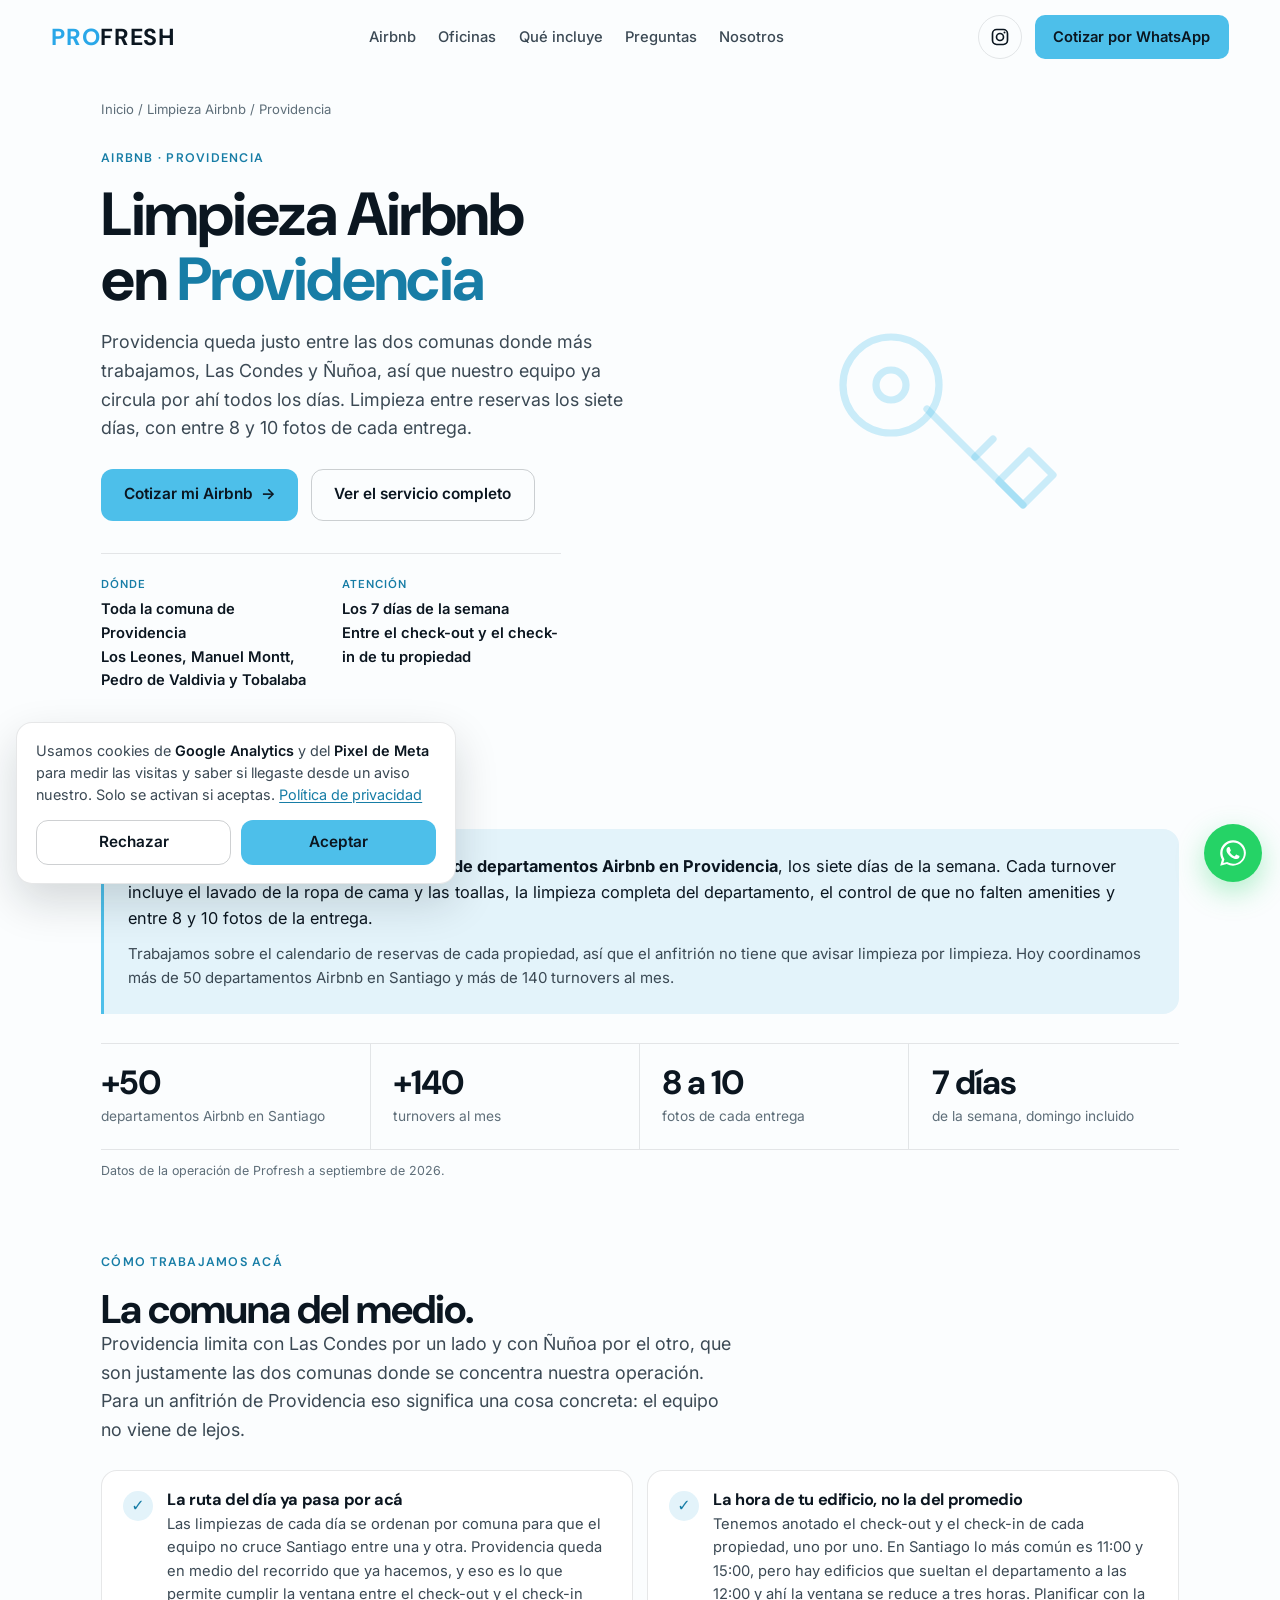
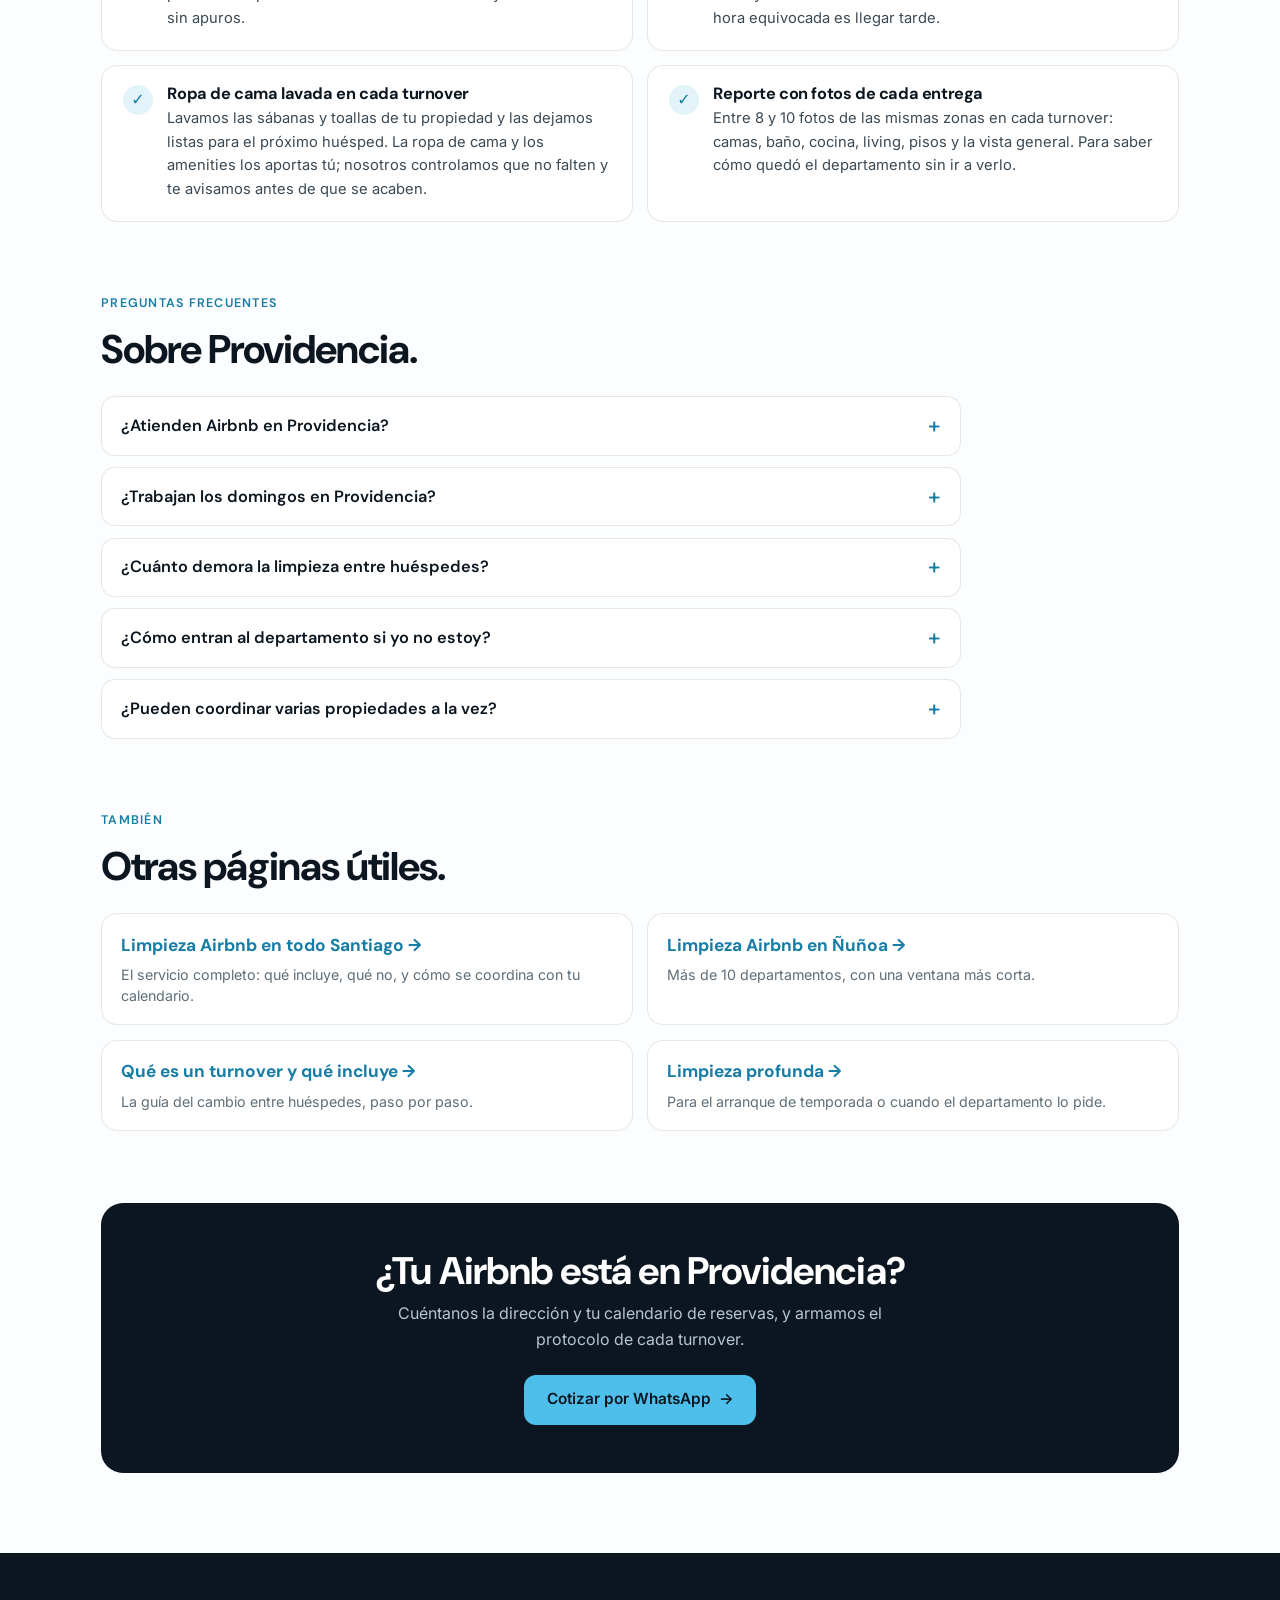
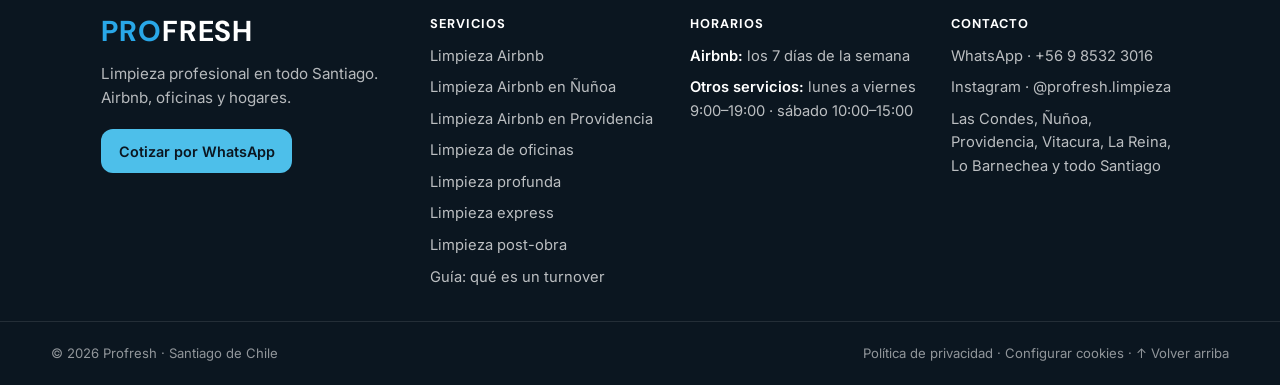
<file: limpieza-airbnb-providencia.html>
<!DOCTYPE html>
<html lang="es">
<head>
<meta charset="UTF-8" />
<meta name="viewport" content="width=device-width, initial-scale=1.0" />
<title>Limpieza Airbnb en Providencia · Turnover · Profresh</title>
<meta name="description" content="Limpieza entre reservas para Airbnb en Providencia, los 7 días de la semana, con entre 8 y 10 fotos de cada entrega. Cotiza por WhatsApp." />
<meta name="keywords" content="limpieza Airbnb Providencia, aseo Airbnb Providencia, turnover Airbnb Providencia, limpieza departamento Airbnb Providencia" />
<meta name="theme-color" content="#4DBFEA" />
<script>document.documentElement.className += " js";</script>

<link rel="canonical" href="https://profresh.cl/limpieza-airbnb-providencia" />
<meta property="og:title" content="Limpieza Airbnb en Providencia · Profresh" />
<meta property="og:description" content="Turnovers de Airbnb en Providencia, los 7 días, con fotos de cada entrega." />
<meta property="og:type" content="website" />
<meta property="og:url" content="https://profresh.cl/limpieza-airbnb-providencia" />
<meta property="og:image" content="https://profresh.cl/assets/og-portada.jpg" />
<meta property="og:image:width" content="1200" />
<meta property="og:image:height" content="630" />
<meta property="og:locale" content="es_CL" />
<meta property="og:site_name" content="Profresh" />
<meta name="twitter:card" content="summary_large_image" />
<meta name="twitter:title" content="Limpieza Airbnb en Providencia · Profresh" />
<meta name="twitter:description" content="Turnovers de Airbnb en Providencia, los 7 días, con fotos de cada entrega." />
<meta name="twitter:image" content="https://profresh.cl/assets/og-portada.jpg" />

<link rel="icon" href="assets/logo.png" />

<link rel="preconnect" href="https://fonts.googleapis.com">
<link rel="preconnect" href="https://fonts.gstatic.com" crossorigin>
<link rel="stylesheet" href="https://fonts.googleapis.com/css2?family=DM+Sans:opsz,wght@9..40,500;9..40,600;9..40,700&family=Inter:wght@400;500;600&display=swap">

<link rel="stylesheet" href="styles.css?v=20261019a" />

<script type="application/ld+json">
{
  "@context": "https://schema.org",
  "@type": "Service",
  "serviceType": "Limpieza Airbnb",
  "name": "Limpieza Airbnb en Providencia",
  "description": "Limpieza entre reservas de Airbnb en Providencia, Santiago, los 7 dias de la semana, con entre 8 y 10 fotos de cada entrega.",
  "provider": { "@type": "HouseholdCleaningService", "@id": "https://profresh.cl/#negocio", "name": "Profresh", "telephone": "+56985323016", "url": "https://profresh.cl/", "sameAs": ["https://instagram.com/profresh.limpieza"] },
  "areaServed": { "@type": "City", "name": "Providencia", "containedInPlace": { "@type": "City", "name": "Santiago" } },
  "url": "https://profresh.cl/limpieza-airbnb-providencia",
  "isSimilarTo": { "@type": "Service", "name": "Limpieza Airbnb en Santiago", "url": "https://profresh.cl/limpieza-airbnb" }
}
</script>
<script type="application/ld+json">
{
  "@context": "https://schema.org",
  "@type": "BreadcrumbList",
  "itemListElement": [
    { "@type": "ListItem", "position": 1, "name": "Inicio", "item": "https://profresh.cl/" },
    { "@type": "ListItem", "position": 2, "name": "Limpieza Airbnb", "item": "https://profresh.cl/limpieza-airbnb" },
    { "@type": "ListItem", "position": 3, "name": "Providencia", "item": "https://profresh.cl/limpieza-airbnb-providencia" }
  ]
}
</script>
<script type="application/ld+json">
{
  "@context": "https://schema.org",
  "@type": "FAQPage",
  "mainEntity": [
    { "@type": "Question", "name": "¿Atienden Airbnb en Providencia?", "acceptedAnswer": { "@type": "Answer", "text": "Sí. Providencia está dentro de nuestra cobertura desde siempre y queda justo entre las dos comunas donde más trabajamos, Las Condes y Ñuñoa, así que el equipo ya circula por ahí todos los días." } },
    { "@type": "Question", "name": "¿Trabajan los domingos en Providencia?", "acceptedAnswer": { "@type": "Answer", "text": "Sí, los siete días. Para Airbnb no hay día cerrado, porque los check-out caen cualquier día: lunes y domingo son nuestros dos días con más turnovers." } },
    { "@type": "Question", "name": "¿Cuánto demora la limpieza entre huéspedes?", "acceptedAnswer": { "@type": "Answer", "text": "Alrededor de una hora en promedio, según el estado en que quedó el departamento y la cantidad de piezas. Siempre dentro de la ventana entre el check-out y el check-in de tu propiedad, que en Santiago suele ser de tres a cuatro horas." } },
    { "@type": "Question", "name": "¿Cómo entran al departamento si yo no estoy?", "acceptedAnswer": { "@type": "Answer", "text": "Con el código de la cerradura o el método de acceso que dejamos definido en la reunión inicial. Esa clave queda guardada en nuestro sistema interno y la ve solo la persona que tiene asignada esa limpieza ese día: no circula por WhatsApp ni queda en ningún grupo." } },
    { "@type": "Question", "name": "¿Pueden coordinar varias propiedades a la vez?", "acceptedAnswer": { "@type": "Answer", "text": "Sí. Hoy coordinamos los calendarios de más de 50 departamentos Airbnb en Santiago, con más de 140 turnovers al mes. Si tienes más de una propiedad, entran todas al mismo sistema y al mismo equipo." } }
  ]
}
</script>
<script type="application/ld+json">
{
  "@context": "https://schema.org",
  "@type": "WebPage",
  "@id": "https://profresh.cl/limpieza-airbnb-providencia#pagina",
  "url": "https://profresh.cl/limpieza-airbnb-providencia",
  "name": "Limpieza Airbnb en Providencia",
  "inLanguage": "es-CL",
  "isPartOf": { "@type": "WebSite", "name": "Profresh", "url": "https://profresh.cl/" },
  "dateModified": "2026-09-25",
  "speakable": { "@type": "SpeakableSpecification", "cssSelector": [".svc-page-title", ".answer-box"] },
  "publisher": { "@type": "HouseholdCleaningService", "@id": "https://profresh.cl/#negocio" }
}
</script>
</head>
<body>

<a class="skip-link" href="#incluye">Saltar al contenido</a>

<a class="wa-float" href="https://wa.me/56985323016?text=Hola%20Profresh%20%F0%9F%91%8B%20Soy%20anfitri%C3%B3n%20Airbnb%20y%20quiero%20coordinar%20la%20limpieza%20entre%20reservas." target="_blank" rel="noopener" aria-label="Cotizar por WhatsApp">
  <svg viewBox="0 0 32 32" aria-hidden="true" focusable="false">
    <path d="M16.04 3.2c-7.1 0-12.86 5.76-12.86 12.86 0 2.27.6 4.48 1.73 6.43L3.2 28.8l6.5-1.7a12.8 12.8 0 0 0 6.34 1.62h.01c7.1 0 12.86-5.76 12.86-12.86S23.14 3.2 16.04 3.2Zm0 23.5h-.01a10.6 10.6 0 0 1-5.4-1.48l-.39-.23-3.86 1.01 1.03-3.76-.25-.4a10.63 10.63 0 0 1-1.63-5.65c0-5.88 4.79-10.66 10.67-10.66 2.85 0 5.52 1.11 7.54 3.12a10.6 10.6 0 0 1 3.12 7.55c0 5.88-4.79 10.66-10.66 10.66Zm5.85-7.98c-.32-.16-1.9-.94-2.2-1.05-.3-.11-.51-.16-.73.16-.21.32-.83 1.05-1.02 1.26-.19.21-.37.24-.69.08-.32-.16-1.36-.5-2.58-1.6-.96-.85-1.6-1.9-1.79-2.22-.19-.32-.02-.5.14-.66.15-.14.32-.37.48-.56.16-.19.21-.32.32-.53.11-.21.05-.4-.03-.56-.08-.16-.73-1.75-1-2.4-.26-.63-.53-.54-.73-.55l-.62-.01c-.21 0-.56.08-.85.4-.29.32-1.11 1.09-1.11 2.65 0 1.56 1.14 3.07 1.3 3.28.16.21 2.25 3.43 5.45 4.81.76.33 1.36.52 1.82.67.77.24 1.46.21 2.01.13.61-.09 1.9-.78 2.17-1.53.27-.75.27-1.4.19-1.53-.08-.13-.29-.21-.61-.37Z"/>
  </svg>
  <span class="wa-float-text">Cotiza por WhatsApp</span>
</a>

<header class="nav" data-nav>
  <a class="nav-logo" href="/" aria-label="Profresh — inicio">
    <span class="logo-word"><b>PRO</b>FRESH</span>
  </a>
  <nav class="nav-links" aria-label="Principal">
    <a href="/limpieza-airbnb">Airbnb</a>
    <a href="/limpieza-oficinas">Oficinas</a>
    <a href="#incluye">Qué incluye</a>
    <a href="#faq">Preguntas</a>
    <a href="/#nosotros">Nosotros</a>
  </nav>
  <div class="nav-actions">
    <a class="nav-ig" href="https://instagram.com/profresh.limpieza" target="_blank" rel="noopener" aria-label="Síguenos en Instagram">
      <svg viewBox="0 0 24 24" aria-hidden="true"><rect x="3" y="3" width="18" height="18" rx="5"/><circle cx="12" cy="12" r="4.2"/><circle cx="17.4" cy="6.6" r="1.2" fill="currentColor" stroke="none"/></svg>
    </a>
    <a class="nav-cta" href="https://wa.me/56985323016?text=Hola%20Profresh%20%F0%9F%91%8B%20Soy%20anfitri%C3%B3n%20Airbnb%20y%20quiero%20coordinar%20la%20limpieza%20entre%20reservas." target="_blank" rel="noopener">Cotizar por WhatsApp</a>
  </div>
  <button class="nav-burger" data-burger aria-label="Abrir menú" aria-expanded="false"><span></span><span></span></button>
</header>

<main id="top">

<p class="breadcrumb"><a href="/">Inicio</a> / <a href="/limpieza-airbnb">Limpieza Airbnb</a> / Providencia</p>

<section class="svc-page-hero">
  <div>
    <p class="eyebrow reveal" data-reveal>AIRBNB · PROVIDENCIA</p>
    <h1 class="svc-page-title reveal" data-reveal>Limpieza Airbnb en <em>Providencia</em></h1>
    <p class="lead svc-page-lead reveal" data-reveal>Providencia queda justo entre las dos comunas donde más trabajamos, Las Condes y Ñuñoa, así que nuestro equipo ya circula por ahí todos los días. Limpieza entre reservas los siete días, con entre 8 y 10 fotos de cada entrega.</p>
    <div class="svc-page-cta reveal" data-reveal>
      <a class="btn btn-primary" href="https://wa.me/56985323016?text=Hola%20Profresh%20%F0%9F%91%8B%20Tengo%20un%20Airbnb%20en%20Providencia%20y%20quiero%20cotizar%20la%20limpieza%20entre%20reservas." target="_blank" rel="noopener">Cotizar mi Airbnb <span class="btn-arrow">→</span></a>
      <a class="btn btn-ghost" href="/limpieza-airbnb">Ver el servicio completo</a>
    </div>
    <dl class="svc-page-meta reveal" data-reveal>
      <div><dt>Dónde</dt><dd>Toda la comuna de Providencia<br>Los Leones, Manuel Montt, Pedro de Valdivia y Tobalaba</dd></div>
      <div><dt>Atención</dt><dd>Los 7 días de la semana<br>Entre el check-out y el check-in de tu propiedad</dd></div>
    </dl>
  </div>
  <div class="svc-page-icon-wrap reveal" data-reveal aria-hidden="true">
    <svg viewBox="0 0 100 100" fill="none"><circle cx="34" cy="38" r="16"/><circle cx="34" cy="38" r="5"/><path d="M46 46 L78 78"/><path d="M70 70 L80 60 L88 68 L78 78 Z"/><line x1="62" y1="62" x2="68" y2="56"/></svg>
  </div>
</section>

<section class="svc-section" id="que-es">
  <div class="answer-box reveal" data-reveal>
    <p><b>Profresh hace la limpieza entre reservas de departamentos Airbnb en Providencia</b>, los siete días de la semana. Cada turnover incluye el lavado de la ropa de cama y las toallas, la limpieza completa del departamento, el control de que no falten amenities y entre 8 y 10 fotos de la entrega.</p>
    <p>Trabajamos sobre el calendario de reservas de cada propiedad, así que el anfitrión no tiene que avisar limpieza por limpieza. Hoy coordinamos más de 50 departamentos Airbnb en Santiago y más de 140 turnovers al mes.</p>
  </div>
  <div class="nums">
    <div><b>+50</b><span>departamentos Airbnb en Santiago</span></div>
    <div><b>+140</b><span>turnovers al mes</span></div>
    <div><b>8 a 10</b><span>fotos de cada entrega</span></div>
    <div><b>7 días</b><span>de la semana, domingo incluido</span></div>
  </div>
  <p class="nums-nota">Datos de la operación de Profresh a septiembre de 2026.</p>
</section>

<section class="svc-section" id="incluye">
  <div class="svc-section-head">
    <p class="eyebrow reveal" data-reveal>CÓMO TRABAJAMOS ACÁ</p>
    <h2 class="svc-section-title reveal" data-reveal>La comuna del medio.</h2>
    <p class="lead reveal" data-reveal>Providencia limita con Las Condes por un lado y con Ñuñoa por el otro, que son justamente las dos comunas donde se concentra nuestra operación. Para un anfitrión de Providencia eso significa una cosa concreta: el equipo no viene de lejos.</p>
  </div>
  <div class="svc-includes-list">
    <div class="svc-includes-item reveal" data-reveal><span class="svc-includes-check">✓</span><div><h3>La ruta del día ya pasa por acá</h3><p>Las limpiezas de cada día se ordenan por comuna para que el equipo no cruce Santiago entre una y otra. Providencia queda en medio del recorrido que ya hacemos, y eso es lo que permite cumplir la ventana entre el check-out y el check-in sin apuros.</p></div></div>
    <div class="svc-includes-item reveal" data-reveal><span class="svc-includes-check">✓</span><div><h3>La hora de tu edificio, no la del promedio</h3><p>Tenemos anotado el check-out y el check-in de cada propiedad, uno por uno. En Santiago lo más común es 11:00 y 15:00, pero hay edificios que sueltan el departamento a las 12:00 y ahí la ventana se reduce a tres horas. Planificar con la hora equivocada es llegar tarde.</p></div></div>
    <div class="svc-includes-item reveal" data-reveal><span class="svc-includes-check">✓</span><div><h3>Ropa de cama lavada en cada turnover</h3><p>Lavamos las sábanas y toallas de tu propiedad y las dejamos listas para el próximo huésped. La ropa de cama y los amenities los aportas tú; nosotros controlamos que no falten y te avisamos antes de que se acaben.</p></div></div>
    <div class="svc-includes-item reveal" data-reveal><span class="svc-includes-check">✓</span><div><h3>Reporte con fotos de cada entrega</h3><p>Entre 8 y 10 fotos de las mismas zonas en cada turnover: camas, baño, cocina, living, pisos y la vista general. Para saber cómo quedó el departamento sin ir a verlo.</p></div></div>
  </div>
</section>

<section class="svc-section" id="faq">
  <div class="svc-section-head">
    <p class="eyebrow reveal" data-reveal>PREGUNTAS FRECUENTES</p>
    <h2 class="svc-section-title reveal" data-reveal>Sobre Providencia.</h2>
  </div>
  <div class="faq-list">
    <details class="faq-item reveal" data-reveal><summary>¿Atienden Airbnb en Providencia?</summary><p>Sí. Providencia está dentro de nuestra cobertura desde siempre y queda justo entre las dos comunas donde más trabajamos, Las Condes y Ñuñoa, así que el equipo ya circula por ahí todos los días.</p></details>
    <details class="faq-item reveal" data-reveal><summary>¿Trabajan los domingos en Providencia?</summary><p>Sí, los siete días. Para Airbnb no hay día cerrado, porque los check-out caen cualquier día: lunes y domingo son nuestros dos días con más turnovers.</p></details>
    <details class="faq-item reveal" data-reveal><summary>¿Cuánto demora la limpieza entre huéspedes?</summary><p>Alrededor de una hora en promedio, según el estado en que quedó el departamento y la cantidad de piezas. Siempre dentro de la ventana entre el check-out y el check-in de tu propiedad, que en Santiago suele ser de tres a cuatro horas.</p></details>
    <details class="faq-item reveal" data-reveal><summary>¿Cómo entran al departamento si yo no estoy?</summary><p>Con el código de la cerradura o el método de acceso que dejamos definido en la reunión inicial. Esa clave queda guardada en nuestro sistema interno y la ve solo la persona que tiene asignada esa limpieza ese día: no circula por WhatsApp ni queda en ningún grupo.</p></details>
    <details class="faq-item reveal" data-reveal><summary>¿Pueden coordinar varias propiedades a la vez?</summary><p>Sí. Hoy coordinamos los calendarios de más de 50 departamentos Airbnb en Santiago, con más de 140 turnovers al mes. Si tienes más de una propiedad, entran todas al mismo sistema y al mismo equipo.</p></details>
  </div>
</section>

<section class="svc-section">
  <div class="svc-section-head">
    <p class="eyebrow reveal" data-reveal>TAMBIÉN</p>
    <h2 class="svc-section-title reveal" data-reveal>Otras páginas útiles.</h2>
  </div>
  <div class="comuna-grid">
    <a class="comuna-card reveal" data-reveal href="/limpieza-airbnb"><b>Limpieza Airbnb en todo Santiago</b><span>El servicio completo: qué incluye, qué no, y cómo se coordina con tu calendario.</span></a>
    <a class="comuna-card reveal" data-reveal href="/limpieza-airbnb-nunoa"><b>Limpieza Airbnb en Ñuñoa</b><span>Más de 10 departamentos, con una ventana más corta.</span></a>
    <a class="comuna-card reveal" data-reveal href="/que-es-un-turnover-airbnb"><b>Qué es un turnover y qué incluye</b><span>La guía del cambio entre huéspedes, paso por paso.</span></a>
    <a class="comuna-card reveal" data-reveal href="/limpieza-profunda"><b>Limpieza profunda</b><span>Para el arranque de temporada o cuando el departamento lo pide.</span></a>
  </div>
</section>

<div class="svc-closing"><div class="svc-closing-box reveal" data-reveal>
  <h2>¿Tu Airbnb está en Providencia?</h2>
  <p>Cuéntanos la dirección y tu calendario de reservas, y armamos el protocolo de cada turnover.</p>
  <a class="btn btn-primary" href="https://wa.me/56985323016?text=Hola%20Profresh%20%F0%9F%91%8B%20Tengo%20un%20Airbnb%20en%20Providencia%20y%20quiero%20cotizar%20la%20limpieza%20entre%20reservas." target="_blank" rel="noopener">Cotizar por WhatsApp <span class="btn-arrow">→</span></a>
</div></div>

</main>

<footer class="footer">
  <div class="footer-grid">
    <div class="footer-col">
      <span class="logo-word logo-word-foot"><b>PRO</b>FRESH</span>
      <p class="footer-about">Limpieza profesional en todo Santiago. Airbnb, oficinas y hogares.</p>
      <a class="btn btn-primary btn-sm" href="https://wa.me/56985323016?text=Hola%20Profresh%20%F0%9F%91%8B%20Quiero%20cotizar%20un%20servicio%20de%20limpieza." target="_blank" rel="noopener">Cotizar por WhatsApp</a>
    </div>
    <div class="footer-col">
      <h4>Servicios</h4>
      <ul class="footer-links">
        <li><a href="/limpieza-airbnb">Limpieza Airbnb</a></li>
        <li><a href="/limpieza-airbnb-nunoa">Limpieza Airbnb en Ñuñoa</a></li>
        <li><a href="/limpieza-airbnb-providencia">Limpieza Airbnb en Providencia</a></li>
        <li><a href="/limpieza-oficinas">Limpieza de oficinas</a></li>
        <li><a href="/limpieza-profunda">Limpieza profunda</a></li>
        <li><a href="/limpieza-express">Limpieza express</a></li>
        <li><a href="/limpieza-post-obra">Limpieza post-obra</a></li>
        <li><a href="/que-es-un-turnover-airbnb">Guía: qué es un turnover</a></li>
      </ul>
    </div>
    <div class="footer-col">
      <h4>Horarios</h4>
      <ul class="footer-links">
        <li><b>Airbnb:</b> los 7 días de la semana</li>
        <li><b>Otros servicios:</b> lunes a viernes 9:00–19:00 · sábado 10:00–15:00</li>
      </ul>
    </div>
    <div class="footer-col">
      <h4>Contacto</h4>
      <ul class="footer-links">
        <li><a href="https://wa.me/56985323016?text=Hola%20Profresh%20%F0%9F%91%8B%20Quiero%20cotizar%20un%20servicio%20de%20limpieza." target="_blank" rel="noopener">WhatsApp · +56 9 8532 3016</a></li>
        <li><a href="https://instagram.com/profresh.limpieza" target="_blank" rel="noopener">Instagram · @profresh.limpieza</a></li>
        <li>Las Condes, Ñuñoa, Providencia, Vitacura, La Reina, Lo Barnechea y todo Santiago</li>
      </ul>
    </div>
  </div>
  <div class="footer-legal">
    <span>© 2026 Profresh · Santiago de Chile</span>
    <span><a href="/privacidad">Política de privacidad</a> · <a href="/privacidad#cookies" data-cookies-config>Configurar cookies</a> · <a href="#top">↑ Volver arriba</a></span>
  </div>
</footer>

<script defer src="main.js?v=20260910c"></script>
<script defer src="lib/consentimiento.js?v=20261019a"></script>
<script defer src="lib/analytics.js?v=20261019a"></script>
<script defer src="lib/meta-pixel.js?v=20261019a"></script>
</body>
</html>
</file>
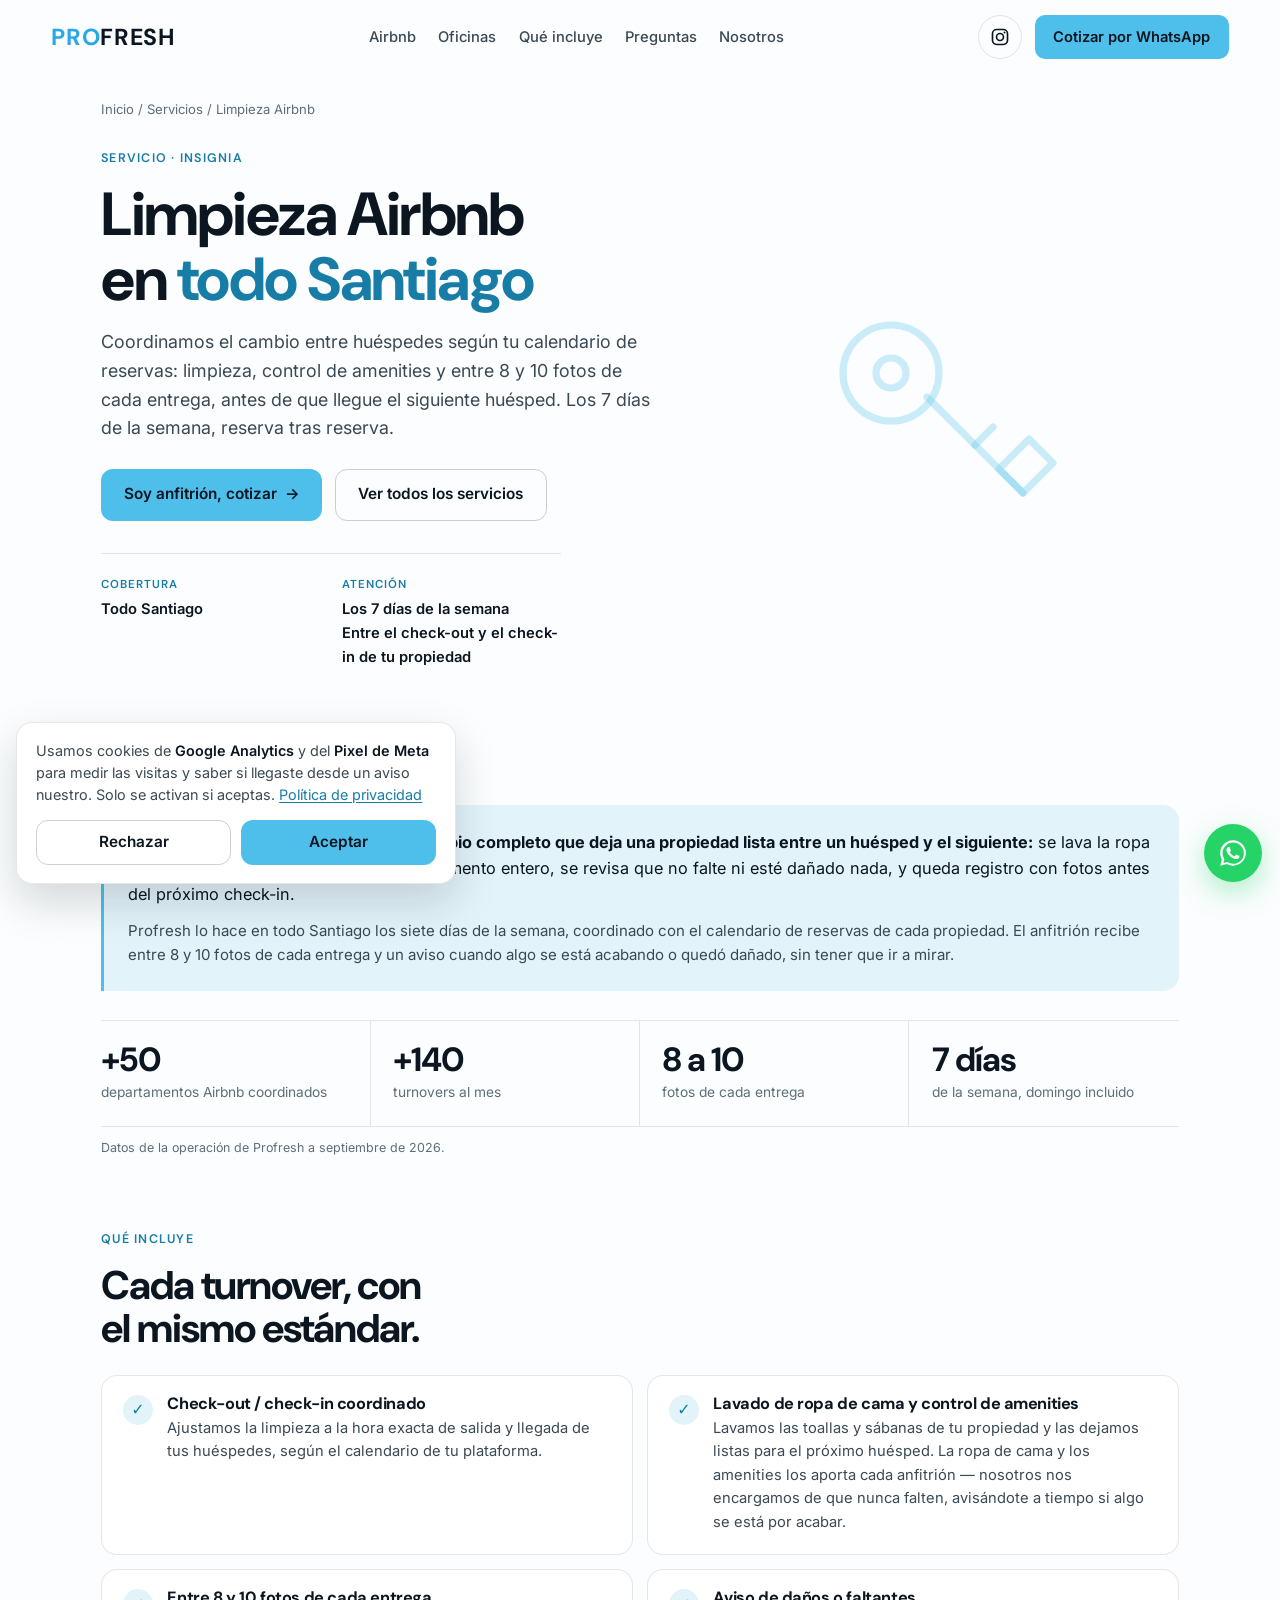
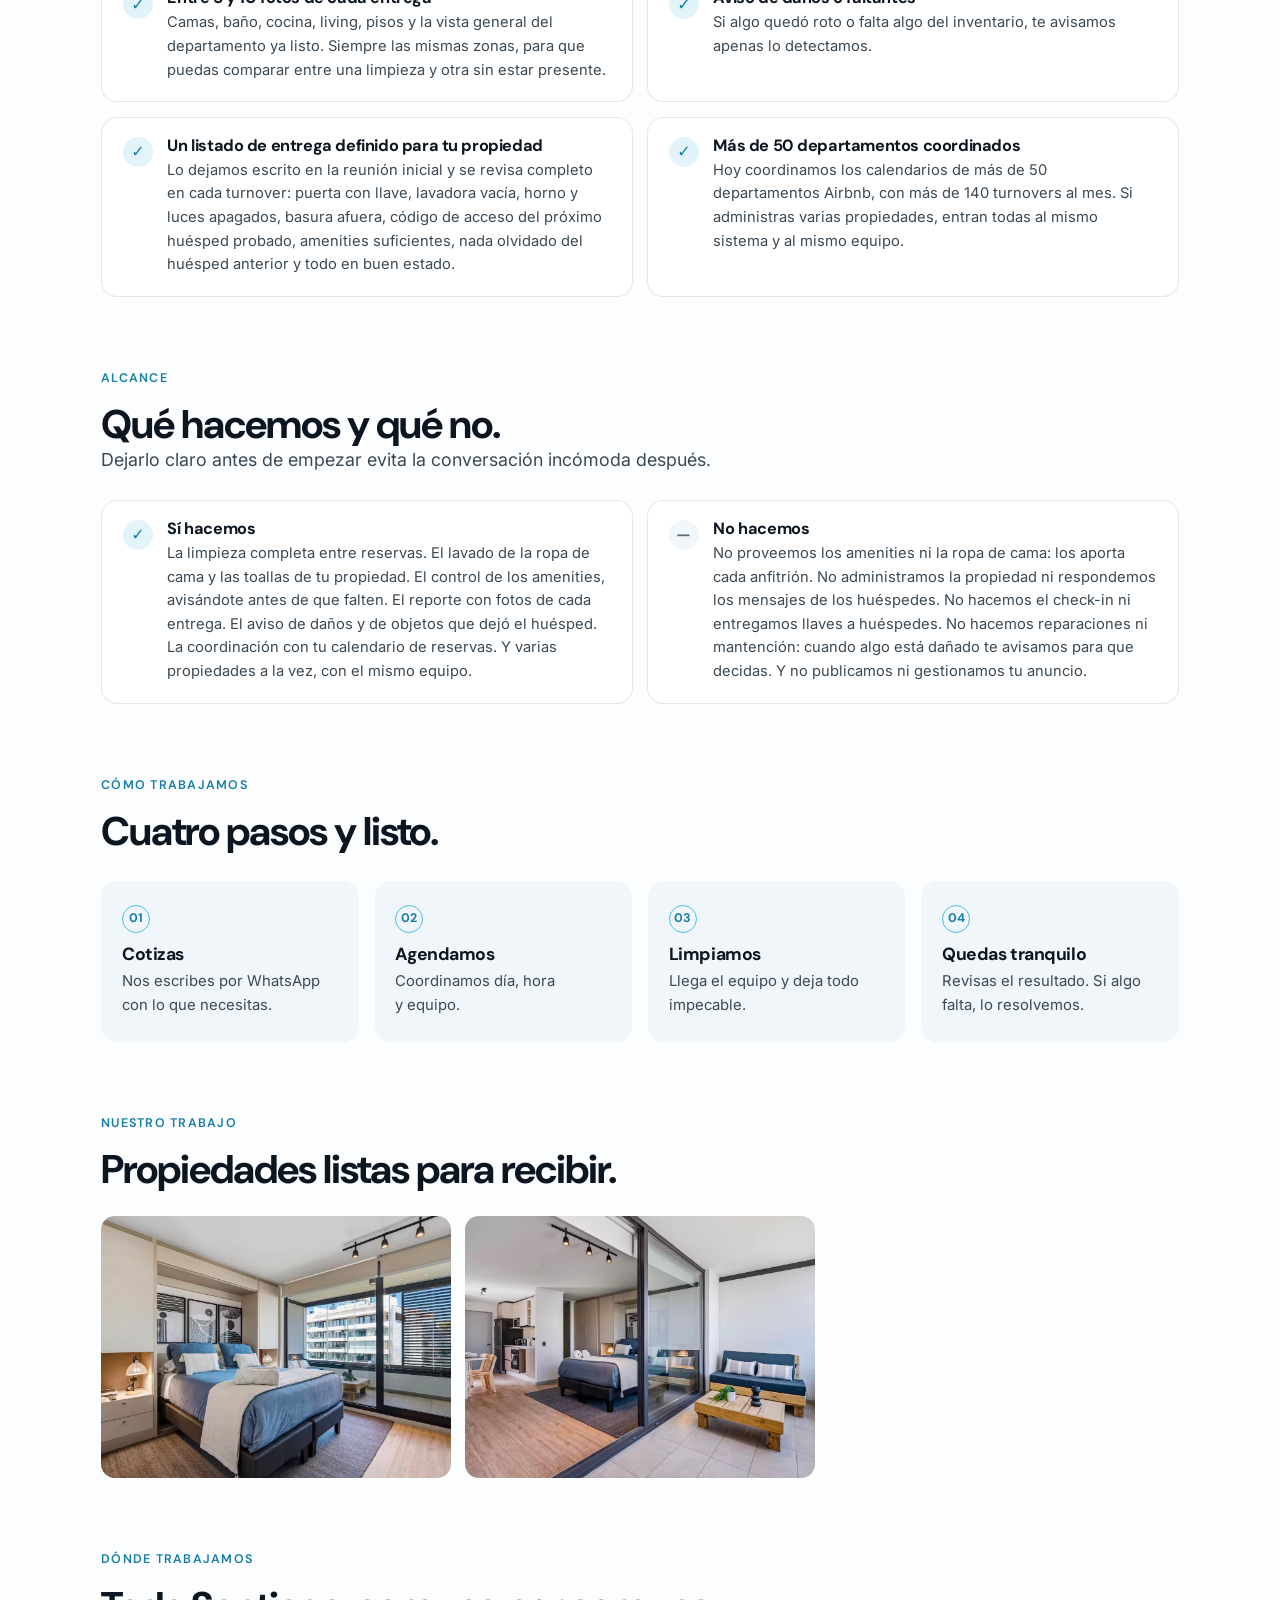
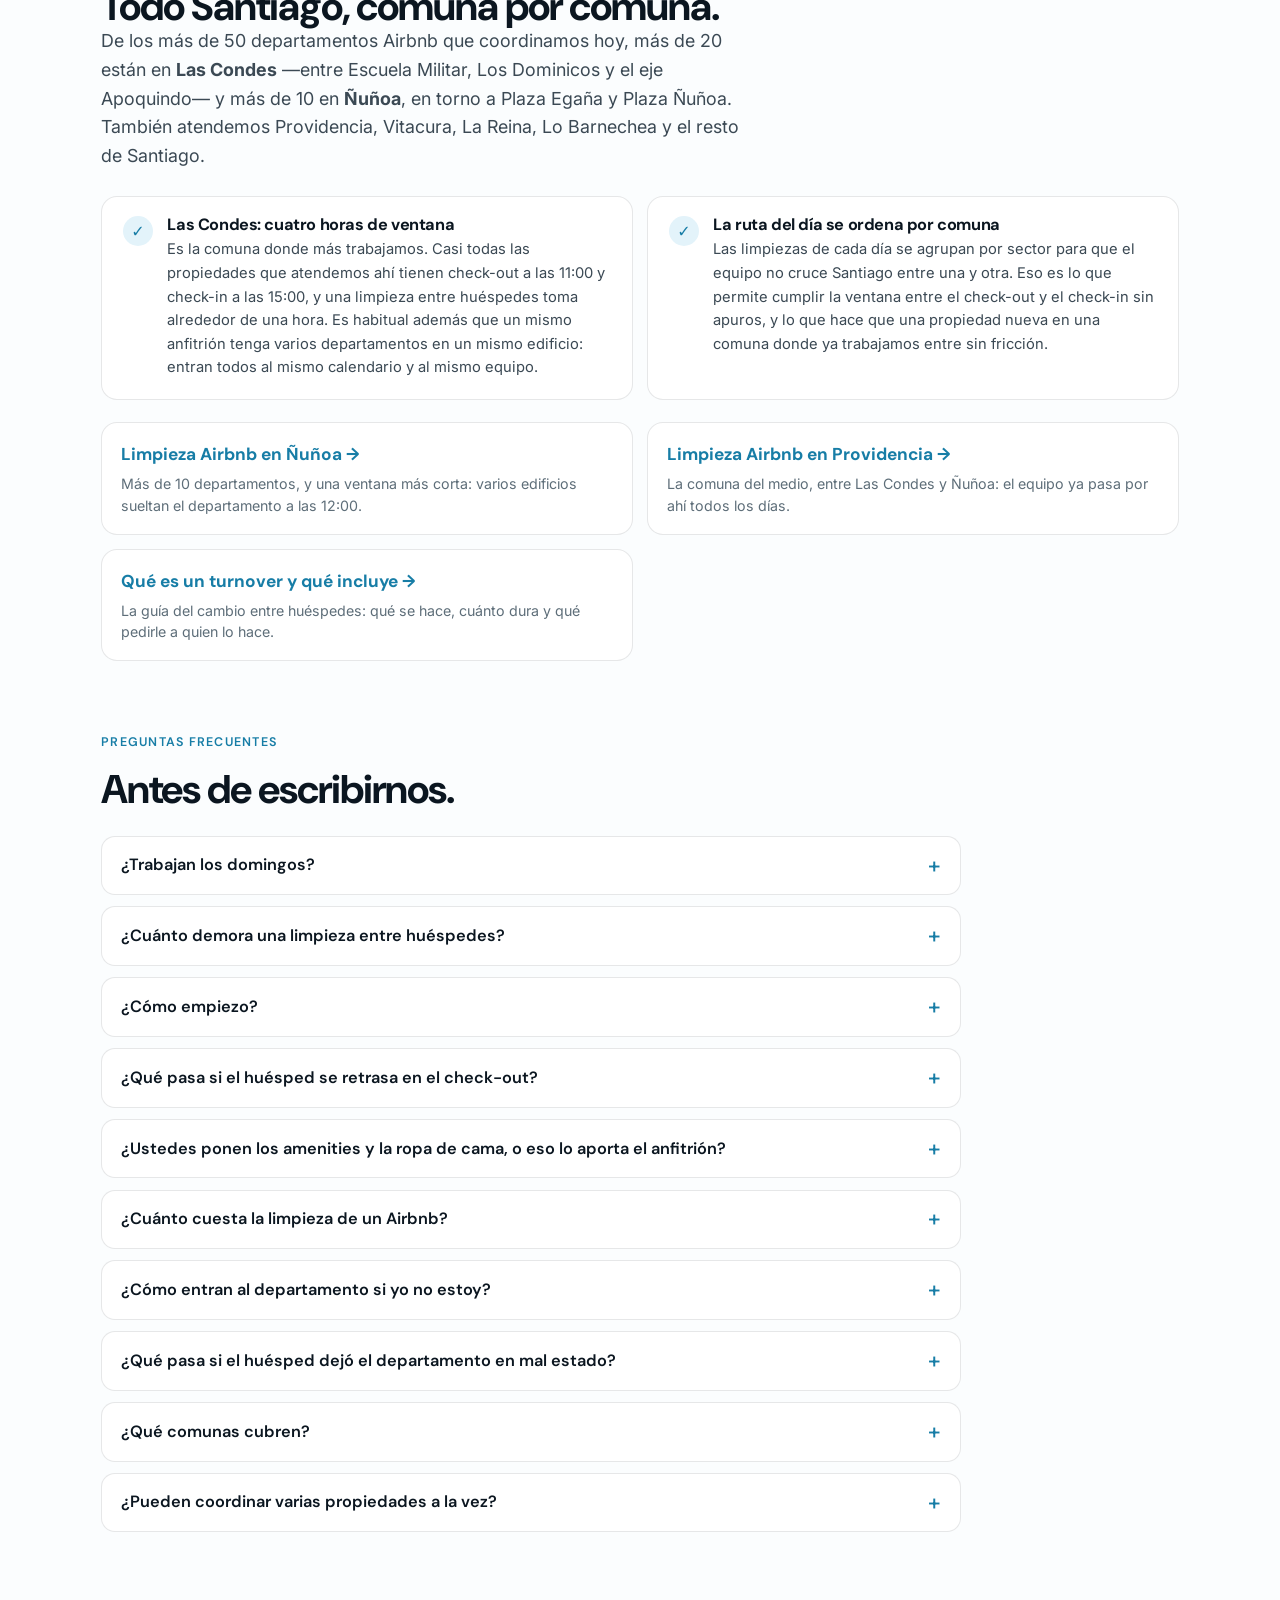
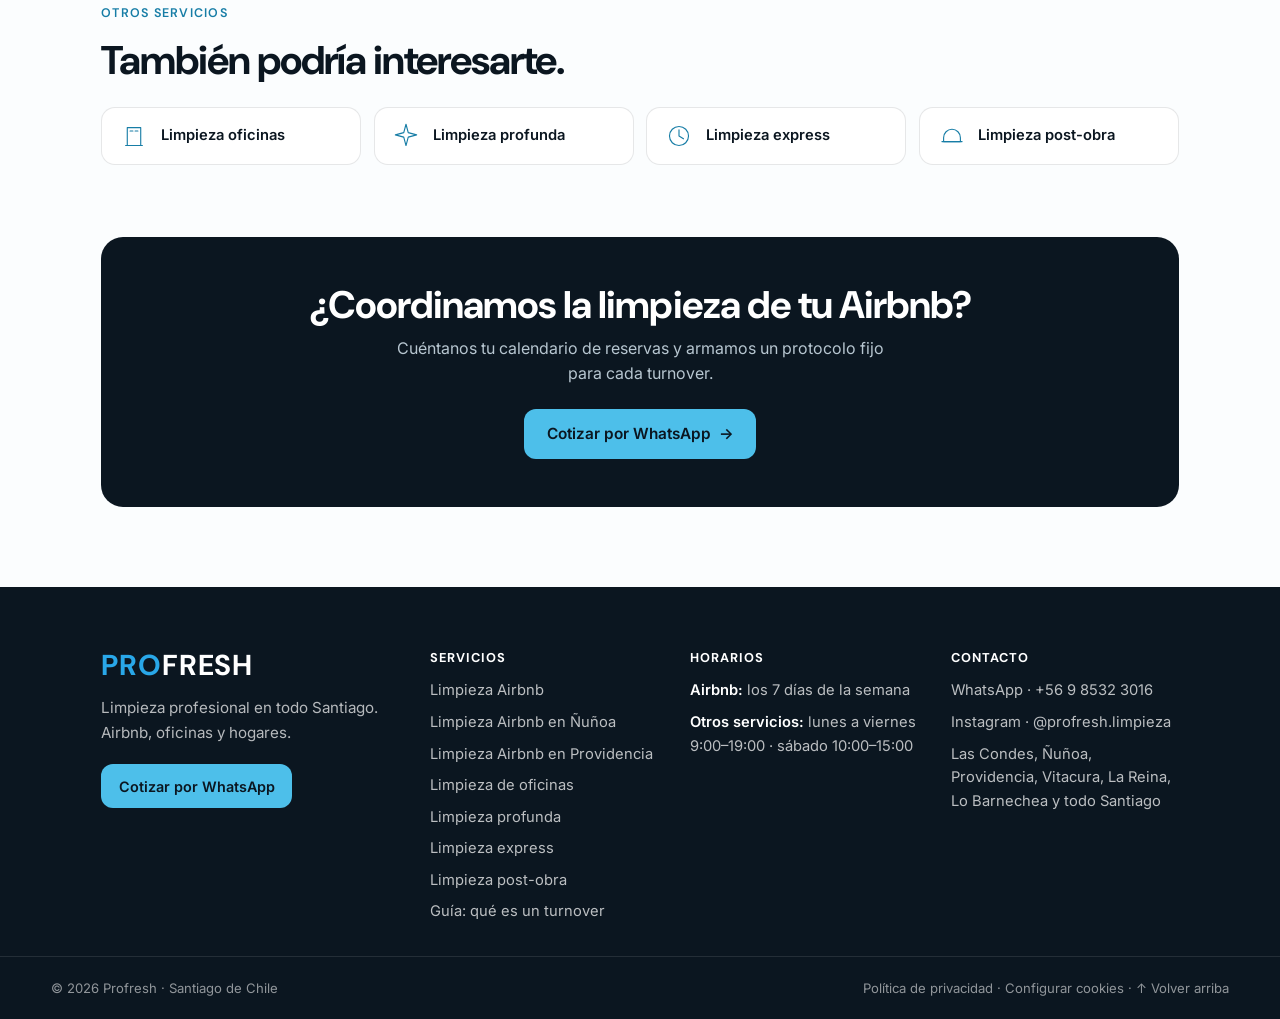
<file: limpieza-airbnb.html>
<!DOCTYPE html>
<html lang="es">
<head>
<meta charset="UTF-8" />
<meta name="viewport" content="width=device-width, initial-scale=1.0" />
<title>Limpieza Airbnb en Santiago · Turnover con fotos · Profresh</title>
<meta name="description" content="Limpieza entre reservas Airbnb en todo Santiago, los 7 días. Entre 8 y 10 fotos de cada entrega. Más de 50 departamentos coordinados." />
<meta name="keywords" content="limpieza Airbnb Santiago, aseo Airbnb, limpieza turnover Airbnb, limpieza Airbnb Las Condes, limpieza Airbnb Ñuñoa, limpieza Airbnb Vitacura" />
<meta name="theme-color" content="#4DBFEA" />
<script>document.documentElement.className += " js";</script>

<link rel="canonical" href="https://profresh.cl/limpieza-airbnb" />
<meta property="og:title" content="Limpieza Airbnb · Profresh · Santiago" />
<meta property="og:description" content="Tu propiedad lista entre reservas: limpieza, control de amenities y reporte con fotos. Cotiza por WhatsApp." />
<meta property="og:type" content="website" />
<meta property="og:url" content="https://profresh.cl/limpieza-airbnb" />
<meta property="og:image" content="https://profresh.cl/assets/og-portada.jpg" />
<meta property="og:image:width" content="1200" />
<meta property="og:image:height" content="630" />
<meta property="og:locale" content="es_CL" />
<meta property="og:site_name" content="Profresh" />
<meta name="twitter:card" content="summary_large_image" />
<meta name="twitter:title" content="Limpieza Airbnb · Profresh · Santiago" />
<meta name="twitter:description" content="Tu propiedad lista entre reservas. Cotiza por WhatsApp." />
<meta name="twitter:image" content="https://profresh.cl/assets/og-portada.jpg" />

<link rel="icon" href="assets/logo.png" />

<link rel="preconnect" href="https://fonts.googleapis.com">
<link rel="preconnect" href="https://fonts.gstatic.com" crossorigin>
<link rel="stylesheet" href="https://fonts.googleapis.com/css2?family=DM+Sans:opsz,wght@9..40,500;9..40,600;9..40,700&family=Inter:wght@400;500;600&display=swap">

<link rel="stylesheet" href="styles.css?v=20261019a" />

<script type="application/ld+json">
{
  "@context": "https://schema.org",
  "@type": "Service",
  "serviceType": "Limpieza Airbnb",
  "name": "Limpieza Airbnb en Santiago",
  "description": "Limpieza entre reservas Airbnb en todo Santiago, los 7 días de la semana. Entre 8 y 10 fotos de cada entrega y el mismo equipo en cada turnover.",
  "provider": { "@type": "HouseholdCleaningService", "@id": "https://profresh.cl/#negocio", "name": "Profresh", "telephone": "+56985323016", "url": "https://profresh.cl/", "sameAs": ["https://instagram.com/profresh.limpieza"] },
  "areaServed": [
    { "@type": "City", "name": "Las Condes" }, { "@type": "City", "name": "Vitacura" },
    { "@type": "City", "name": "Providencia" }, { "@type": "City", "name": "La Reina" },
    { "@type": "City", "name": "Ñuñoa" }, { "@type": "City", "name": "Lo Barnechea" }
  ],
  "url": "https://profresh.cl/limpieza-airbnb"
}
</script>
<script type="application/ld+json">
{
  "@context": "https://schema.org",
  "@type": "BreadcrumbList",
  "itemListElement": [
    { "@type": "ListItem", "position": 1, "name": "Inicio", "item": "https://profresh.cl/" },
    { "@type": "ListItem", "position": 2, "name": "Servicios", "item": "https://profresh.cl/#para-quien" },
    { "@type": "ListItem", "position": 3, "name": "Limpieza Airbnb", "item": "https://profresh.cl/limpieza-airbnb" }
  ]
}
</script>
<script type="application/ld+json">
{
  "@context": "https://schema.org",
  "@type": "FAQPage",
  "mainEntity": [
    { "@type": "Question", "name": "¿Trabajan los domingos?", "acceptedAnswer": { "@type": "Answer", "text": "Sí. Para Airbnb trabajamos los siete días de la semana, porque los check-out caen cualquier día. Lunes y domingo son, por lejos, nuestros dos días con más turnovers." } },
    { "@type": "Question", "name": "¿Cuánto demora una limpieza entre huéspedes?", "acceptedAnswer": { "@type": "Answer", "text": "Alrededor de una hora en promedio. Puede tomar más o menos según el estado en que quedó el departamento y la cantidad de piezas. Siempre dentro de la ventana entre el check-out y el check-in." } },
    { "@type": "Question", "name": "¿Cómo empiezo?", "acceptedAnswer": { "@type": "Answer", "text": "Escríbenos por WhatsApp y coordinamos una reunión para iniciar: te explicamos el servicio y dejamos definido el estándar de tu propiedad. Desde ese momento coordinamos las limpiezas con tu calendario de reservas." } },
    { "@type": "Question", "name": "¿Qué pasa si el huésped se retrasa en el check-out?", "acceptedAnswer": { "@type": "Answer", "text": "Avísanos apenas lo sepas, por WhatsApp. Con ese aviso reordenamos las limpiezas del día y ninguna otra propiedad se atrasa. Sin el aviso, el equipo llega a la hora acordada y puede encontrarse con el huésped todavía adentro." } },
    { "@type": "Question", "name": "¿Ustedes ponen los amenities y la ropa de cama, o eso lo aporta el anfitrión?", "acceptedAnswer": { "@type": "Answer", "text": "Los amenities (shampoo, jabón, papel higiénico, etc.) y la ropa de cama los aporta cada anfitrión — nosotros no los proveemos. Lo que hacemos es lavar las sábanas y toallas en cada turnover, y controlar que los amenities nunca falten: si vemos que algo se está acabando, te avisamos a tiempo para que lo repongas." } },
    { "@type": "Question", "name": "¿Cuánto cuesta la limpieza de un Airbnb?", "acceptedAnswer": { "@type": "Answer", "text": "Depende del tamaño del departamento, de cuántas camas y baños tiene, y de cuántas propiedades se coordinan con nosotros. Un estudio no cuesta lo mismo que un tres dormitorios, y un anfitrión con varias propiedades tiene una tarifa distinta a la de una propiedad suelta. La cotización es por WhatsApp, el mismo día y sin costo." } },
    { "@type": "Question", "name": "¿Cómo entran al departamento si el anfitrión no está?", "acceptedAnswer": { "@type": "Answer", "text": "Con el código de la cerradura o el método de acceso definido en la reunión inicial. Esa clave queda guardada en el sistema interno de Profresh y la ve solo la persona que tiene asignada esa limpieza ese día: no circula por WhatsApp ni queda en ningún grupo, y se revoca el mismo día si el anfitrión deja el servicio." } },
    { "@type": "Question", "name": "¿Qué pasa si el huésped dejó el departamento en mal estado?", "acceptedAnswer": { "@type": "Answer", "text": "Se limpia igual y el anfitrión recibe el aviso con fotos apenas se detecta, sin esperar a terminar. Si el estado exige bastante más que una limpieza entre reservas, se le avisa antes de seguir para que decida." } },
    { "@type": "Question", "name": "¿Qué comunas cubre Profresh para limpieza Airbnb?", "acceptedAnswer": { "@type": "Answer", "text": "Todo Santiago. Donde más trabaja Profresh es Las Condes y Ñuñoa, que concentran la mayor parte de los departamentos coordinados, y también atiende Providencia, Vitacura, La Reina y Lo Barnechea." } },
    { "@type": "Question", "name": "¿Pueden coordinar varias propiedades a la vez?", "acceptedAnswer": { "@type": "Answer", "text": "Sí, es habitual para anfitriones con más de un Airbnb en Santiago — coordinamos los calendarios de cada propiedad con el mismo equipo asignado." } }
  ]
}
</script>
<script type="application/ld+json">
{
  "@context": "https://schema.org",
  "@type": "WebPage",
  "@id": "https://profresh.cl/limpieza-airbnb#pagina",
  "url": "https://profresh.cl/limpieza-airbnb",
  "name": "Limpieza Airbnb en Santiago",
  "inLanguage": "es-CL",
  "isPartOf": { "@type": "WebSite", "name": "Profresh", "url": "https://profresh.cl/" },
  "dateModified": "2026-09-25",
  "speakable": { "@type": "SpeakableSpecification", "cssSelector": [".svc-page-title", ".answer-box"] },
  "publisher": { "@type": "HouseholdCleaningService", "@id": "https://profresh.cl/#negocio" },
  "hasPart": [
    { "@type": "WebPage", "name": "Limpieza Airbnb en Ñuñoa", "url": "https://profresh.cl/limpieza-airbnb-nunoa" },
    { "@type": "WebPage", "name": "Limpieza Airbnb en Providencia", "url": "https://profresh.cl/limpieza-airbnb-providencia" },
    { "@type": "WebPage", "name": "Qué es un turnover de Airbnb", "url": "https://profresh.cl/que-es-un-turnover-airbnb" }
  ]
}
</script>
</head>
<body>

<a class="skip-link" href="#incluye">Saltar al contenido</a>

<a class="wa-float" href="https://wa.me/56985323016?text=Hola%20Profresh%20%F0%9F%91%8B%20Soy%20anfitri%C3%B3n%20Airbnb%20y%20quiero%20coordinar%20la%20limpieza%20entre%20reservas." target="_blank" rel="noopener" aria-label="Cotizar por WhatsApp">
  <svg viewBox="0 0 32 32" aria-hidden="true" focusable="false">
    <path d="M16.04 3.2c-7.1 0-12.86 5.76-12.86 12.86 0 2.27.6 4.48 1.73 6.43L3.2 28.8l6.5-1.7a12.8 12.8 0 0 0 6.34 1.62h.01c7.1 0 12.86-5.76 12.86-12.86S23.14 3.2 16.04 3.2Zm0 23.5h-.01a10.6 10.6 0 0 1-5.4-1.48l-.39-.23-3.86 1.01 1.03-3.76-.25-.4a10.63 10.63 0 0 1-1.63-5.65c0-5.88 4.79-10.66 10.67-10.66 2.85 0 5.52 1.11 7.54 3.12a10.6 10.6 0 0 1 3.12 7.55c0 5.88-4.79 10.66-10.66 10.66Zm5.85-7.98c-.32-.16-1.9-.94-2.2-1.05-.3-.11-.51-.16-.73.16-.21.32-.83 1.05-1.02 1.26-.19.21-.37.24-.69.08-.32-.16-1.36-.5-2.58-1.6-.96-.85-1.6-1.9-1.79-2.22-.19-.32-.02-.5.14-.66.15-.14.32-.37.48-.56.16-.19.21-.32.32-.53.11-.21.05-.4-.03-.56-.08-.16-.73-1.75-1-2.4-.26-.63-.53-.54-.73-.55l-.62-.01c-.21 0-.56.08-.85.4-.29.32-1.11 1.09-1.11 2.65 0 1.56 1.14 3.07 1.3 3.28.16.21 2.25 3.43 5.45 4.81.76.33 1.36.52 1.82.67.77.24 1.46.21 2.01.13.61-.09 1.9-.78 2.17-1.53.27-.75.27-1.4.19-1.53-.08-.13-.29-.21-.61-.37Z"/>
  </svg>
  <span class="wa-float-text">Cotiza por WhatsApp</span>
</a>

<header class="nav" data-nav>
  <a class="nav-logo" href="/" aria-label="Profresh — inicio">
    <span class="logo-word"><b>PRO</b>FRESH</span>
  </a>
  <nav class="nav-links" aria-label="Principal">
    <a href="/limpieza-airbnb">Airbnb</a>
    <a href="/limpieza-oficinas">Oficinas</a>
    <a href="#incluye">Qué incluye</a>
    <a href="#faq">Preguntas</a>
    <a href="/#nosotros">Nosotros</a>
  </nav>
  <div class="nav-actions">
    <a class="nav-ig" href="https://instagram.com/profresh.limpieza" target="_blank" rel="noopener" aria-label="Síguenos en Instagram">
      <svg viewBox="0 0 24 24" aria-hidden="true"><rect x="3" y="3" width="18" height="18" rx="5"/><circle cx="12" cy="12" r="4.2"/><circle cx="17.4" cy="6.6" r="1.2" fill="currentColor" stroke="none"/></svg>
    </a>
    <a class="nav-cta" href="https://wa.me/56985323016?text=Hola%20Profresh%20%F0%9F%91%8B%20Soy%20anfitri%C3%B3n%20Airbnb%20y%20quiero%20coordinar%20la%20limpieza%20entre%20reservas." target="_blank" rel="noopener">Cotizar por WhatsApp</a>
  </div>
  <button class="nav-burger" data-burger aria-label="Abrir menú" aria-expanded="false"><span></span><span></span></button>
</header>

<main id="top">

<p class="breadcrumb"><a href="/">Inicio</a> / <a href="/#para-quien">Servicios</a> / Limpieza Airbnb</p>

<section class="svc-page-hero">
  <div>
    <p class="eyebrow reveal" data-reveal>SERVICIO · INSIGNIA</p>
    <h1 class="svc-page-title reveal" data-reveal>Limpieza Airbnb en <em>todo Santiago</em></h1>
    <p class="lead svc-page-lead reveal" data-reveal>Coordinamos el cambio entre huéspedes según tu calendario de reservas: limpieza, control de amenities y entre 8 y 10 fotos de cada entrega, antes de que llegue el siguiente huésped. Los 7 días de la semana, reserva tras reserva.</p>
    <div class="svc-page-cta reveal" data-reveal>
      <a class="btn btn-primary" href="https://wa.me/56985323016?text=Hola%20Profresh%20%F0%9F%91%8B%20Soy%20anfitri%C3%B3n%20Airbnb%20y%20quiero%20coordinar%20la%20limpieza%20entre%20reservas." target="_blank" rel="noopener">Soy anfitrión, cotizar <span class="btn-arrow">→</span></a>
      <a class="btn btn-ghost" href="/#para-quien">Ver todos los servicios</a>
    </div>
    <dl class="svc-page-meta reveal" data-reveal>
      <div><dt>Cobertura</dt><dd>Todo Santiago</dd></div>
      <div><dt>Atención</dt><dd>Los 7 días de la semana<br>Entre el check-out y el check-in de tu propiedad</dd></div>
    </dl>
  </div>
  <div class="svc-page-icon-wrap reveal" data-reveal aria-hidden="true">
    <svg viewBox="0 0 100 100" fill="none"><circle cx="34" cy="38" r="16"/><circle cx="34" cy="38" r="5"/><path d="M46 46 L78 78"/><path d="M70 70 L80 60 L88 68 L78 78 Z"/><line x1="62" y1="62" x2="68" y2="56"/></svg>
  </div>
</section>

<section class="svc-section" id="que-es">
  <div class="answer-box reveal" data-reveal>
    <p><b>La limpieza Airbnb, o turnover, es el cambio completo que deja una propiedad lista entre un huésped y el siguiente:</b> se lava la ropa de cama y las toallas, se limpia el departamento entero, se revisa que no falte ni esté dañado nada, y queda registro con fotos antes del próximo check-in.</p>
    <p>Profresh lo hace en todo Santiago los siete días de la semana, coordinado con el calendario de reservas de cada propiedad. El anfitrión recibe entre 8 y 10 fotos de cada entrega y un aviso cuando algo se está acabando o quedó dañado, sin tener que ir a mirar.</p>
  </div>
  <div class="nums">
    <div><b>+50</b><span>departamentos Airbnb coordinados</span></div>
    <div><b>+140</b><span>turnovers al mes</span></div>
    <div><b>8 a 10</b><span>fotos de cada entrega</span></div>
    <div><b>7 días</b><span>de la semana, domingo incluido</span></div>
  </div>
  <p class="nums-nota">Datos de la operación de Profresh a septiembre de 2026.</p>
</section>

<section class="svc-section" id="incluye">
  <div class="svc-section-head">
    <p class="eyebrow reveal" data-reveal>QUÉ INCLUYE</p>
    <h2 class="svc-section-title reveal" data-reveal>Cada turnover, con el mismo estándar.</h2>
  </div>
  <div class="svc-includes-list">
    <div class="svc-includes-item reveal" data-reveal><span class="svc-includes-check">✓</span><div><h3>Check-out / check-in coordinado</h3><p>Ajustamos la limpieza a la hora exacta de salida y llegada de tus huéspedes, según el calendario de tu plataforma.</p></div></div>
    <div class="svc-includes-item reveal" data-reveal><span class="svc-includes-check">✓</span><div><h3>Lavado de ropa de cama y control de amenities</h3><p>Lavamos las toallas y sábanas de tu propiedad y las dejamos listas para el próximo huésped. La ropa de cama y los amenities los aporta cada anfitrión — nosotros nos encargamos de que nunca falten, avisándote a tiempo si algo se está por acabar.</p></div></div>
    <div class="svc-includes-item reveal" data-reveal><span class="svc-includes-check">✓</span><div><h3>Entre 8 y 10 fotos de cada entrega</h3><p>Camas, baño, cocina, living, pisos y la vista general del departamento ya listo. Siempre las mismas zonas, para que puedas comparar entre una limpieza y otra sin estar presente.</p></div></div>
    <div class="svc-includes-item reveal" data-reveal><span class="svc-includes-check">✓</span><div><h3>Aviso de daños o faltantes</h3><p>Si algo quedó roto o falta algo del inventario, te avisamos apenas lo detectamos.</p></div></div>
    <div class="svc-includes-item reveal" data-reveal><span class="svc-includes-check">✓</span><div><h3>Un listado de entrega definido para tu propiedad</h3><p>Lo dejamos escrito en la reunión inicial y se revisa completo en cada turnover: puerta con llave, lavadora vacía, horno y luces apagados, basura afuera, código de acceso del próximo huésped probado, amenities suficientes, nada olvidado del huésped anterior y todo en buen estado.</p></div></div>
    <div class="svc-includes-item reveal" data-reveal><span class="svc-includes-check">✓</span><div><h3>Más de 50 departamentos coordinados</h3><p>Hoy coordinamos los calendarios de más de 50 departamentos Airbnb, con más de 140 turnovers al mes. Si administras varias propiedades, entran todas al mismo sistema y al mismo equipo.</p></div></div>
  </div>
</section>

<section class="svc-section" id="alcance">
  <div class="svc-section-head">
    <p class="eyebrow reveal" data-reveal>ALCANCE</p>
    <h2 class="svc-section-title reveal" data-reveal>Qué hacemos y qué no.</h2>
    <p class="lead reveal" data-reveal>Dejarlo claro antes de empezar evita la conversación incómoda después.</p>
  </div>
  <div class="svc-includes-list">
    <div class="svc-includes-item reveal" data-reveal><span class="svc-includes-check">✓</span><div><h3>Sí hacemos</h3><p>La limpieza completa entre reservas. El lavado de la ropa de cama y las toallas de tu propiedad. El control de los amenities, avisándote antes de que falten. El reporte con fotos de cada entrega. El aviso de daños y de objetos que dejó el huésped. La coordinación con tu calendario de reservas. Y varias propiedades a la vez, con el mismo equipo.</p></div></div>
    <div class="svc-includes-item reveal" data-reveal><span class="svc-includes-check no">—</span><div><h3>No hacemos</h3><p>No proveemos los amenities ni la ropa de cama: los aporta cada anfitrión. No administramos la propiedad ni respondemos los mensajes de los huéspedes. No hacemos el check-in ni entregamos llaves a huéspedes. No hacemos reparaciones ni mantención: cuando algo está dañado te avisamos para que decidas. Y no publicamos ni gestionamos tu anuncio.</p></div></div>
  </div>
</section>

<section class="svc-section" id="proceso">
  <div class="svc-section-head">
    <p class="eyebrow reveal" data-reveal>CÓMO TRABAJAMOS</p>
    <h2 class="svc-section-title reveal" data-reveal>Cuatro pasos y listo.</h2>
  </div>
  <div class="process-row">
    <div class="step reveal" data-reveal><span class="step-n">01</span><h3>Cotizas</h3><p>Nos escribes por WhatsApp con lo que necesitas.</p></div>
    <div class="step reveal" data-reveal><span class="step-n">02</span><h3>Agendamos</h3><p>Coordinamos día, hora y equipo.</p></div>
    <div class="step reveal" data-reveal><span class="step-n">03</span><h3>Limpiamos</h3><p>Llega el equipo y deja todo impecable.</p></div>
    <div class="step reveal" data-reveal><span class="step-n">04</span><h3>Quedas tranquilo</h3><p>Revisas el resultado. Si algo falta, lo resolvemos.</p></div>
  </div>
</section>

<section class="svc-section">
  <div class="svc-section-head">
    <p class="eyebrow reveal" data-reveal>NUESTRO TRABAJO</p>
    <h2 class="svc-section-title reveal" data-reveal>Propiedades listas para recibir.</h2>
  </div>
  <div class="svc-gallery-grid">
    <img class="reveal" data-reveal src="assets/img/airbnb-dormitorio-anfitriones.jpg" alt="Dormitorio de un Airbnb listo para recibir huéspedes" loading="lazy" decoding="async">
    <img class="reveal" data-reveal src="assets/img/airbnb-departamento-sector-oriente.jpg" alt="Departamento Airbnb impecable y listo para recibir huéspedes, en todo Santiago" loading="lazy" decoding="async">
    <img class="reveal" data-reveal src="assets/img/airbnb-amenities-cafe.jpg" alt="Detalle de amenities y café preparados para la llegada del huésped en un Airbnb" loading="lazy" decoding="async">
  </div>
</section>

<section class="svc-section" id="cobertura">
  <div class="svc-section-head">
    <p class="eyebrow reveal" data-reveal>DÓNDE TRABAJAMOS</p>
    <h2 class="svc-section-title reveal" data-reveal>Todo Santiago, comuna por comuna.</h2>
    <p class="lead reveal" data-reveal>De los más de 50 departamentos Airbnb que coordinamos hoy, más de 20 están en <b>Las Condes</b> —entre Escuela Militar, Los Dominicos y el eje Apoquindo— y más de 10 en <b>Ñuñoa</b>, en torno a Plaza Egaña y Plaza Ñuñoa. También atendemos Providencia, Vitacura, La Reina, Lo Barnechea y el resto de Santiago.</p>
  </div>
  <div class="svc-includes-list">
    <div class="svc-includes-item reveal" data-reveal><span class="svc-includes-check">✓</span><div><h3>Las Condes: cuatro horas de ventana</h3><p>Es la comuna donde más trabajamos. Casi todas las propiedades que atendemos ahí tienen check-out a las 11:00 y check-in a las 15:00, y una limpieza entre huéspedes toma alrededor de una hora. Es habitual además que un mismo anfitrión tenga varios departamentos en un mismo edificio: entran todos al mismo calendario y al mismo equipo.</p></div></div>
    <div class="svc-includes-item reveal" data-reveal><span class="svc-includes-check">✓</span><div><h3>La ruta del día se ordena por comuna</h3><p>Las limpiezas de cada día se agrupan por sector para que el equipo no cruce Santiago entre una y otra. Eso es lo que permite cumplir la ventana entre el check-out y el check-in sin apuros, y lo que hace que una propiedad nueva en una comuna donde ya trabajamos entre sin fricción.</p></div></div>
  </div>
  <div class="comuna-grid comuna-grid-separada">
    <a class="comuna-card reveal" data-reveal href="/limpieza-airbnb-nunoa"><b>Limpieza Airbnb en Ñuñoa</b><span>Más de 10 departamentos, y una ventana más corta: varios edificios sueltan el departamento a las 12:00.</span></a>
    <a class="comuna-card reveal" data-reveal href="/limpieza-airbnb-providencia"><b>Limpieza Airbnb en Providencia</b><span>La comuna del medio, entre Las Condes y Ñuñoa: el equipo ya pasa por ahí todos los días.</span></a>
    <a class="comuna-card reveal" data-reveal href="/que-es-un-turnover-airbnb"><b>Qué es un turnover y qué incluye</b><span>La guía del cambio entre huéspedes: qué se hace, cuánto dura y qué pedirle a quien lo hace.</span></a>
  </div>
</section>

<section class="svc-section" id="faq">
  <div class="svc-section-head">
    <p class="eyebrow reveal" data-reveal>PREGUNTAS FRECUENTES</p>
    <h2 class="svc-section-title reveal" data-reveal>Antes de escribirnos.</h2>
  </div>
  <div class="faq-list">
    <details class="faq-item reveal" data-reveal><summary>¿Trabajan los domingos?</summary><p>Sí. Para Airbnb trabajamos los siete días de la semana, porque los check-out caen cualquier día. Lunes y domingo son, por lejos, nuestros dos días con más turnovers.</p></details>
    <details class="faq-item reveal" data-reveal><summary>¿Cuánto demora una limpieza entre huéspedes?</summary><p>Alrededor de una hora en promedio. Puede tomar más o menos según el estado en que quedó el departamento y la cantidad de piezas. Siempre dentro de la ventana entre el check-out y el check-in.</p></details>
    <details class="faq-item reveal" data-reveal><summary>¿Cómo empiezo?</summary><p>Escríbenos por WhatsApp y coordinamos una reunión para iniciar: te explicamos el servicio y dejamos definido el estándar de tu propiedad. Desde ese momento coordinamos las limpiezas con tu calendario de reservas.</p></details>
    <details class="faq-item reveal" data-reveal><summary>¿Qué pasa si el huésped se retrasa en el check-out?</summary><p>Avísanos apenas lo sepas, por WhatsApp. Con ese aviso reordenamos las limpiezas del día y ninguna otra propiedad se atrasa. Sin el aviso, el equipo llega a la hora acordada y puede encontrarse con el huésped todavía adentro.</p></details>
    <details class="faq-item reveal" data-reveal><summary>¿Ustedes ponen los amenities y la ropa de cama, o eso lo aporta el anfitrión?</summary><p>Los amenities (shampoo, jabón, papel higiénico, etc.) y la ropa de cama los aporta cada anfitrión — nosotros no los proveemos. Lo que hacemos es lavar las sábanas y toallas en cada turnover, y controlar que los amenities nunca falten: si vemos que algo se está acabando, te avisamos a tiempo para que lo repongas.</p></details>
    <details class="faq-item reveal" data-reveal><summary>¿Cuánto cuesta la limpieza de un Airbnb?</summary><p>Depende de tres cosas: el tamaño del departamento, cuántas camas y baños tiene, y cuántas propiedades coordinas con nosotros. Un estudio no cuesta lo mismo que un tres dormitorios, y un anfitrión con varias propiedades tiene una tarifa distinta a la de una propiedad suelta. Escríbenos por WhatsApp con la dirección y el tipo de departamento y te cotizamos el mismo día, sin costo.</p></details>
    <details class="faq-item reveal" data-reveal><summary>¿Cómo entran al departamento si yo no estoy?</summary><p>Con el código de la cerradura o el método de acceso que dejamos definido en la reunión inicial. Esa clave queda guardada en nuestro sistema interno y la ve solo la persona que tiene asignada esa limpieza ese día: no circula por WhatsApp ni queda en ningún grupo. Si dejas de trabajar con nosotros, el acceso se revoca el mismo día.</p></details>
    <details class="faq-item reveal" data-reveal><summary>¿Qué pasa si el huésped dejó el departamento en mal estado?</summary><p>Lo limpiamos igual y te avisamos con fotos apenas lo vemos, sin esperar a terminar. Si el estado exige bastante más que una limpieza entre reservas, te lo decimos antes de seguir para que decidas con la información a la vista y no después.</p></details>
    <details class="faq-item reveal" data-reveal><summary>¿Qué comunas cubren?</summary><p>Todo Santiago. Donde más trabajamos es Las Condes y Ñuñoa, que concentran la mayor parte de los departamentos que coordinamos, y atendemos también Providencia —que queda justo entre las dos—, Vitacura, La Reina y Lo Barnechea. Si tu propiedad está en otra comuna de Santiago, escríbenos igual y lo vemos.</p></details>
    <details class="faq-item reveal" data-reveal><summary>¿Pueden coordinar varias propiedades a la vez?</summary><p>Sí, es habitual para anfitriones con más de un Airbnb en Santiago — coordinamos los calendarios de cada propiedad con el mismo equipo asignado.</p></details>
  </div>
</section>

<section class="svc-section">
  <div class="svc-section-head">
    <p class="eyebrow reveal" data-reveal>OTROS SERVICIOS</p>
    <h2 class="svc-section-title reveal" data-reveal>También podría interesarte.</h2>
  </div>
  <div class="svc-related-grid">
    <a class="svc-related-card reveal" data-reveal href="/limpieza-oficinas"><svg viewBox="0 0 100 100"><rect x="26" y="20" width="48" height="64"/><line x1="20" y1="84" x2="80" y2="84"/><line x1="36" y1="32" x2="46" y2="32"/><line x1="54" y1="32" x2="64" y2="32"/></svg><span>Limpieza oficinas</span></a>
    <a class="svc-related-card reveal" data-reveal href="/limpieza-profunda"><svg viewBox="0 0 100 100"><path d="M50 8 L58 38 L88 46 L58 54 L50 84 L42 54 L12 46 L42 38 Z"/></svg><span>Limpieza profunda</span></a>
    <a class="svc-related-card reveal" data-reveal href="/limpieza-express"><svg viewBox="0 0 100 100"><circle cx="50" cy="50" r="34"/><polyline points="50 28 50 50 66 60"/></svg><span>Limpieza express</span></a>
    <a class="svc-related-card reveal" data-reveal href="/limpieza-post-obra"><svg viewBox="0 0 100 100"><path d="M20 70 L20 56 A30 30 0 0 1 80 56 L80 70 Z"/><line x1="14" y1="70" x2="86" y2="70"/></svg><span>Limpieza post-obra</span></a>
  </div>
</section>

<div class="svc-closing"><div class="svc-closing-box reveal" data-reveal>
  <h2>¿Coordinamos la limpieza de tu Airbnb?</h2>
  <p>Cuéntanos tu calendario de reservas y armamos un protocolo fijo para cada turnover.</p>
  <a class="btn btn-primary" href="https://wa.me/56985323016?text=Hola%20Profresh%20%F0%9F%91%8B%20Soy%20anfitri%C3%B3n%20Airbnb%20y%20quiero%20coordinar%20la%20limpieza%20entre%20reservas." target="_blank" rel="noopener">Cotizar por WhatsApp <span class="btn-arrow">→</span></a>
</div></div>

</main>

<footer class="footer">
  <div class="footer-grid">
    <div class="footer-col">
      <span class="logo-word logo-word-foot"><b>PRO</b>FRESH</span>
      <p class="footer-about">Limpieza profesional en todo Santiago. Airbnb, oficinas y hogares.</p>
      <a class="btn btn-primary btn-sm" href="https://wa.me/56985323016?text=Hola%20Profresh%20%F0%9F%91%8B%20Quiero%20cotizar%20un%20servicio%20de%20limpieza." target="_blank" rel="noopener">Cotizar por WhatsApp</a>
    </div>
    <div class="footer-col">
      <h4>Servicios</h4>
      <ul class="footer-links">
        <li><a href="/limpieza-airbnb">Limpieza Airbnb</a></li>
        <li><a href="/limpieza-airbnb-nunoa">Limpieza Airbnb en Ñuñoa</a></li>
        <li><a href="/limpieza-airbnb-providencia">Limpieza Airbnb en Providencia</a></li>
        <li><a href="/limpieza-oficinas">Limpieza de oficinas</a></li>
        <li><a href="/limpieza-profunda">Limpieza profunda</a></li>
        <li><a href="/limpieza-express">Limpieza express</a></li>
        <li><a href="/limpieza-post-obra">Limpieza post-obra</a></li>
        <li><a href="/que-es-un-turnover-airbnb">Guía: qué es un turnover</a></li>
      </ul>
    </div>
    <div class="footer-col">
      <h4>Horarios</h4>
      <ul class="footer-links">
        <li><b>Airbnb:</b> los 7 días de la semana</li>
        <li><b>Otros servicios:</b> lunes a viernes 9:00–19:00 · sábado 10:00–15:00</li>
      </ul>
    </div>
    <div class="footer-col">
      <h4>Contacto</h4>
      <ul class="footer-links">
        <li><a href="https://wa.me/56985323016?text=Hola%20Profresh%20%F0%9F%91%8B%20Quiero%20cotizar%20un%20servicio%20de%20limpieza." target="_blank" rel="noopener">WhatsApp · +56 9 8532 3016</a></li>
        <li><a href="https://instagram.com/profresh.limpieza" target="_blank" rel="noopener">Instagram · @profresh.limpieza</a></li>
        <li>Las Condes, Ñuñoa, Providencia, Vitacura, La Reina, Lo Barnechea y todo Santiago</li>
      </ul>
    </div>
  </div>
  <div class="footer-legal">
    <span>© 2026 Profresh · Santiago de Chile</span>
    <span><a href="/privacidad">Política de privacidad</a> · <a href="/privacidad#cookies" data-cookies-config>Configurar cookies</a> · <a href="#top">↑ Volver arriba</a></span>
  </div>
</footer>

<script defer src="main.js?v=20260910c"></script>
<script defer src="lib/consentimiento.js?v=20261019a"></script>
<script defer src="lib/analytics.js?v=20261019a"></script>
<script defer src="lib/meta-pixel.js?v=20261019a"></script>
</body>
</html>
</file>
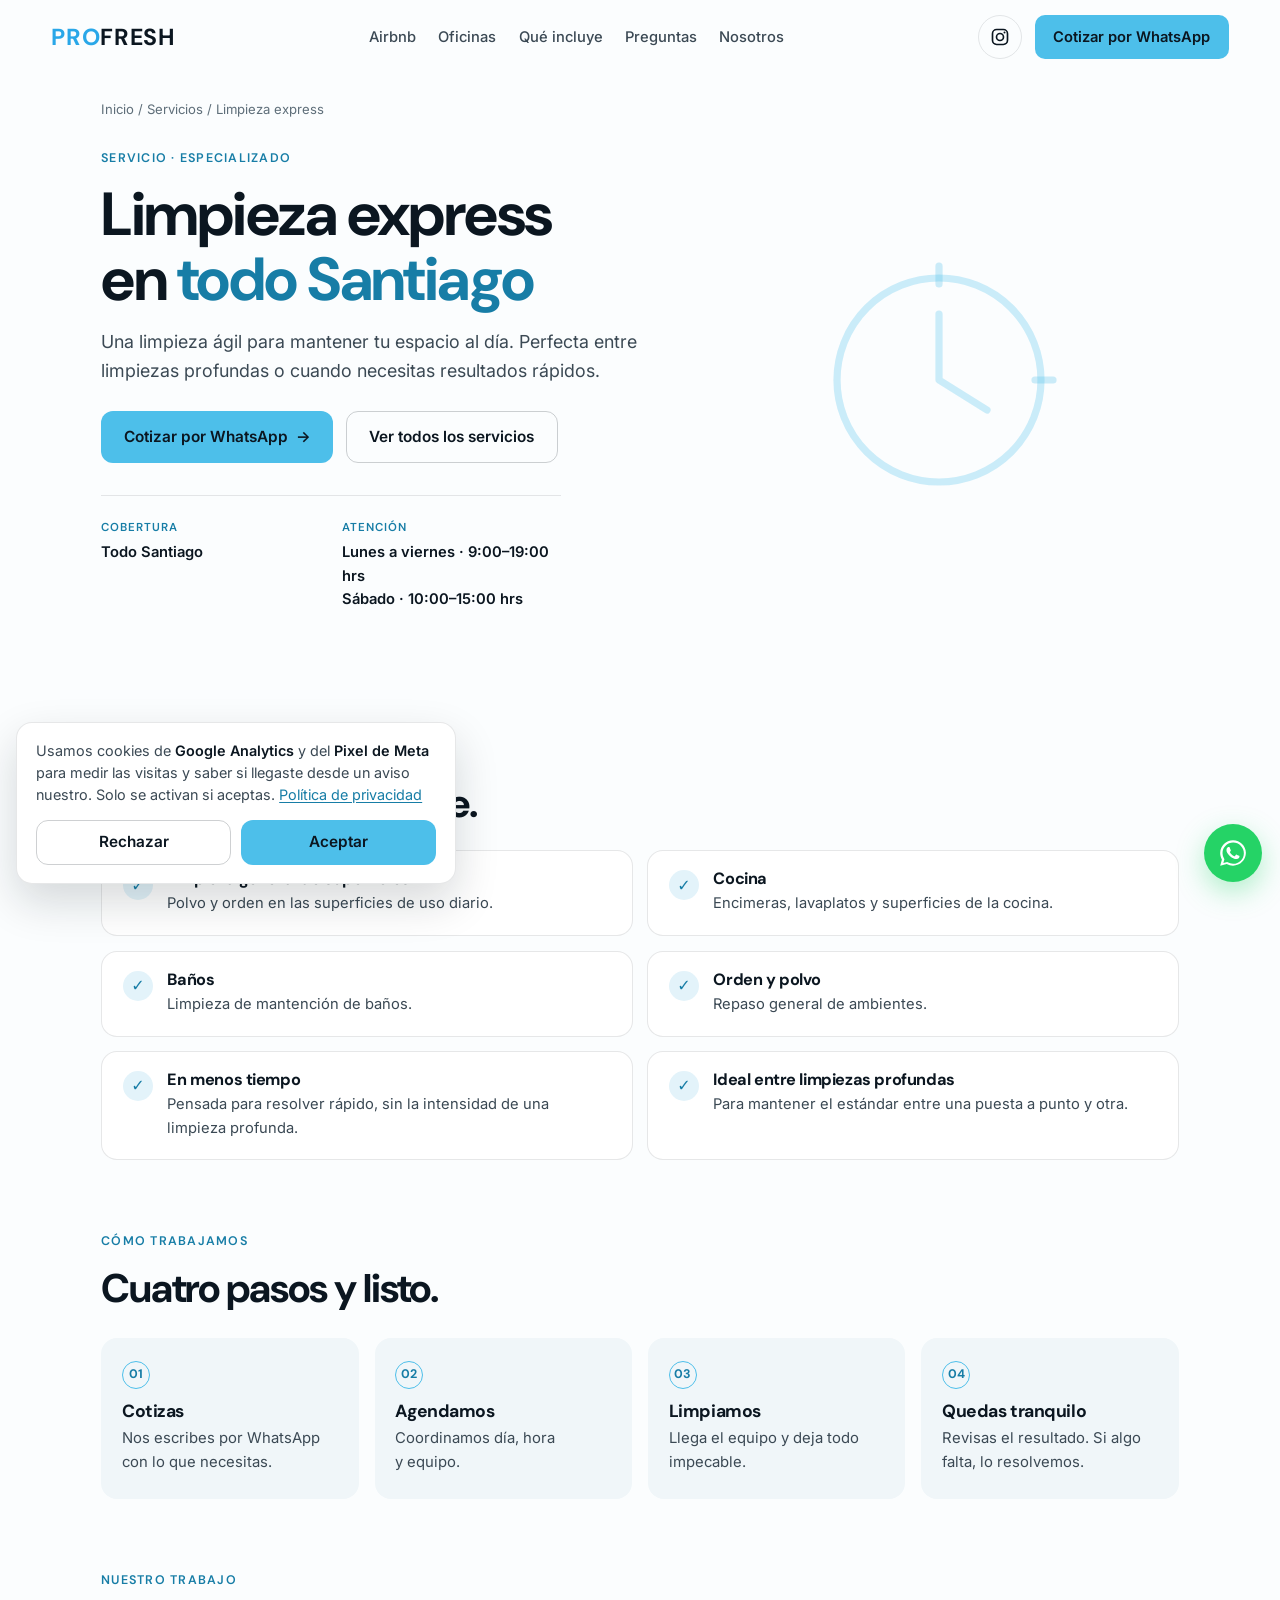
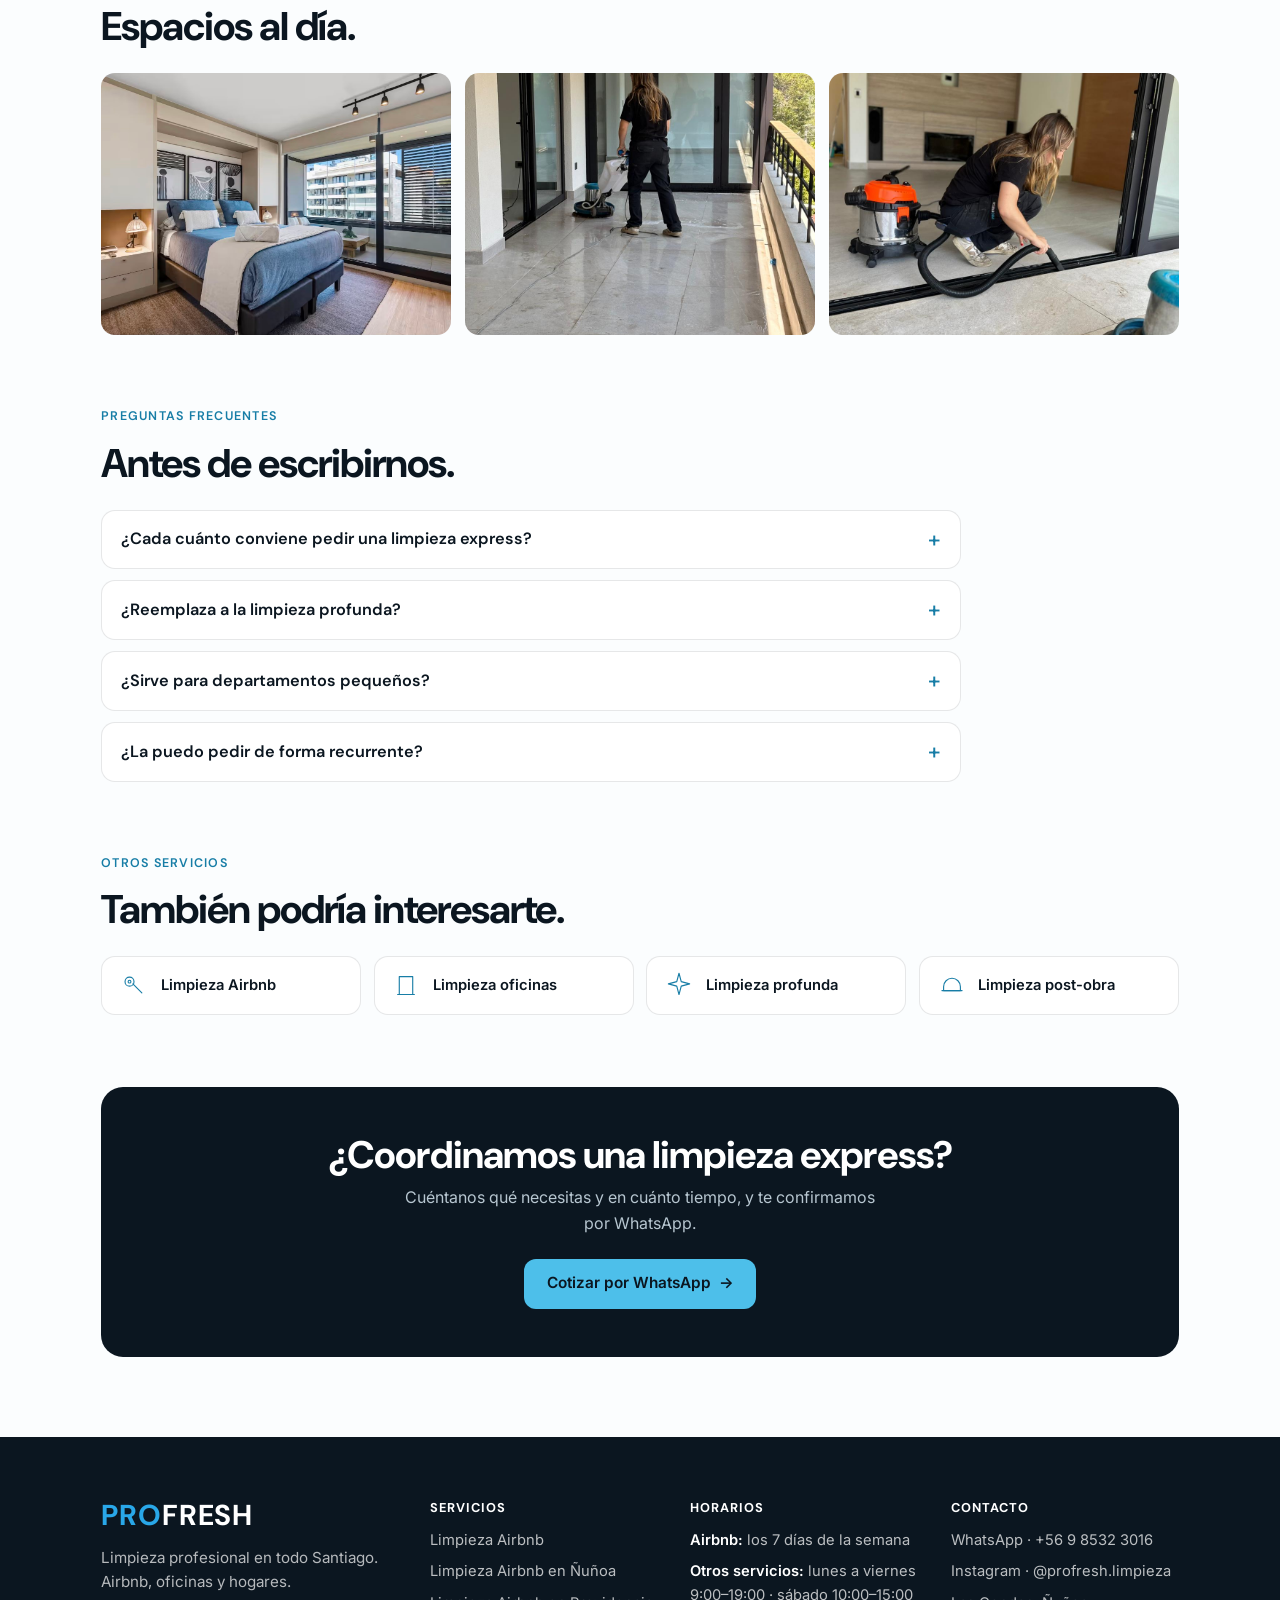
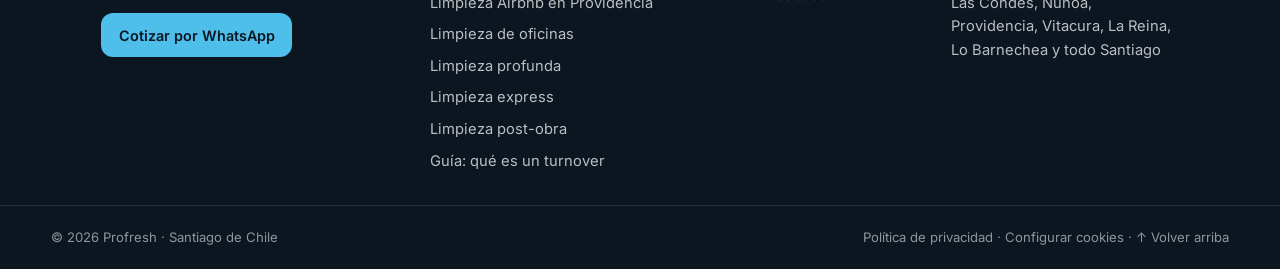
<file: limpieza-express.html>
<!DOCTYPE html>
<html lang="es">
<head>
<meta charset="UTF-8" />
<meta name="viewport" content="width=device-width, initial-scale=1.0" />
<title>Limpieza express en Santiago · Profresh</title>
<meta name="description" content="Limpieza express y ágil para mantener tu hogar u oficina al día entre limpiezas profundas. Todo Santiago. Cotiza por WhatsApp." />
<meta name="keywords" content="limpieza express Las Condes, limpieza rápida Vitacura, aseo express Providencia, mantención limpieza Santiago" />
<meta name="theme-color" content="#4DBFEA" />
<script>document.documentElement.className += " js";</script>

<link rel="canonical" href="https://profresh.cl/limpieza-express" />
<meta property="og:title" content="Limpieza express · Profresh · Santiago" />
<meta property="og:description" content="Una limpieza ágil para mantener tu espacio al día. Cotiza por WhatsApp." />
<meta property="og:type" content="website" />
<meta property="og:url" content="https://profresh.cl/limpieza-express" />
<meta property="og:image" content="https://profresh.cl/assets/og-portada.jpg" />
<meta property="og:image:width" content="1200" />
<meta property="og:image:height" content="630" />
<meta property="og:locale" content="es_CL" />
<meta property="og:site_name" content="Profresh" />
<meta name="twitter:card" content="summary_large_image" />
<meta name="twitter:title" content="Limpieza express · Profresh · Santiago" />
<meta name="twitter:description" content="Una limpieza ágil para mantener tu espacio al día." />
<meta name="twitter:image" content="https://profresh.cl/assets/og-portada.jpg" />

<link rel="icon" href="assets/logo.png" />

<link rel="preconnect" href="https://fonts.googleapis.com">
<link rel="preconnect" href="https://fonts.gstatic.com" crossorigin>
<link rel="stylesheet" href="https://fonts.googleapis.com/css2?family=DM+Sans:opsz,wght@9..40,500;9..40,600;9..40,700&family=Inter:wght@400;500;600&display=swap">

<link rel="stylesheet" href="styles.css?v=20261019a" />

<script type="application/ld+json">
{
  "@context": "https://schema.org",
  "@type": "Service",
  "serviceType": "Limpieza express",
  "name": "Limpieza express en todo Santiago",
  "description": "Limpieza express y ágil para mantener tu hogar u oficina al día entre limpiezas profundas.",
  "provider": { "@type": "HouseholdCleaningService", "@id": "https://profresh.cl/#negocio", "name": "Profresh", "telephone": "+56985323016", "url": "https://profresh.cl/" },
  "areaServed": [
    { "@type": "City", "name": "Las Condes" }, { "@type": "City", "name": "Vitacura" },
    { "@type": "City", "name": "Providencia" }, { "@type": "City", "name": "La Reina" },
    { "@type": "City", "name": "Ñuñoa" }, { "@type": "City", "name": "Lo Barnechea" }
  ],
  "url": "https://profresh.cl/limpieza-express"
}
</script>
<script type="application/ld+json">
{
  "@context": "https://schema.org",
  "@type": "BreadcrumbList",
  "itemListElement": [
    { "@type": "ListItem", "position": 1, "name": "Inicio", "item": "https://profresh.cl/" },
    { "@type": "ListItem", "position": 2, "name": "Servicios", "item": "https://profresh.cl/#para-quien" },
    { "@type": "ListItem", "position": 3, "name": "Limpieza express", "item": "https://profresh.cl/limpieza-express" }
  ]
}
</script>
<script type="application/ld+json">
{
  "@context": "https://schema.org",
  "@type": "FAQPage",
  "mainEntity": [
    { "@type": "Question", "name": "¿Cada cuánto conviene pedir una limpieza express?", "acceptedAnswer": { "@type": "Answer", "text": "Depende de tu rutina y del uso del espacio; muchos clientes la piden semanal o quincenalmente entre limpiezas profundas." } },
    { "@type": "Question", "name": "¿Reemplaza a la limpieza profunda?", "acceptedAnswer": { "@type": "Answer", "text": "No, es un complemento: la limpieza profunda cubre el detalle a fondo, y la express mantiene el espacio al día entre una y otra." } },
    { "@type": "Question", "name": "¿Sirve para departamentos pequeños?", "acceptedAnswer": { "@type": "Answer", "text": "Sí, es una de las opciones más pedidas para departamentos y oficinas pequeñas que necesitan mantención rápida." } },
    { "@type": "Question", "name": "¿La puedo pedir de forma recurrente?", "acceptedAnswer": { "@type": "Answer", "text": "Sí, se puede coordinar como parte de un plan de mantención periódica." } }
  ]
}
</script>
</head>
<body>

<a class="skip-link" href="#incluye">Saltar al contenido</a>

<a class="wa-float" href="https://wa.me/56985323016?text=Hola%20Profresh%20%F0%9F%91%8B%20Quiero%20cotizar%20una%20limpieza%20express." target="_blank" rel="noopener" aria-label="Cotizar por WhatsApp">
  <svg viewBox="0 0 32 32" aria-hidden="true" focusable="false">
    <path d="M16.04 3.2c-7.1 0-12.86 5.76-12.86 12.86 0 2.27.6 4.48 1.73 6.43L3.2 28.8l6.5-1.7a12.8 12.8 0 0 0 6.34 1.62h.01c7.1 0 12.86-5.76 12.86-12.86S23.14 3.2 16.04 3.2Zm0 23.5h-.01a10.6 10.6 0 0 1-5.4-1.48l-.39-.23-3.86 1.01 1.03-3.76-.25-.4a10.63 10.63 0 0 1-1.63-5.65c0-5.88 4.79-10.66 10.67-10.66 2.85 0 5.52 1.11 7.54 3.12a10.6 10.6 0 0 1 3.12 7.55c0 5.88-4.79 10.66-10.66 10.66Zm5.85-7.98c-.32-.16-1.9-.94-2.2-1.05-.3-.11-.51-.16-.73.16-.21.32-.83 1.05-1.02 1.26-.19.21-.37.24-.69.08-.32-.16-1.36-.5-2.58-1.6-.96-.85-1.6-1.9-1.79-2.22-.19-.32-.02-.5.14-.66.15-.14.32-.37.48-.56.16-.19.21-.32.32-.53.11-.21.05-.4-.03-.56-.08-.16-.73-1.75-1-2.4-.26-.63-.53-.54-.73-.55l-.62-.01c-.21 0-.56.08-.85.4-.29.32-1.11 1.09-1.11 2.65 0 1.56 1.14 3.07 1.3 3.28.16.21 2.25 3.43 5.45 4.81.76.33 1.36.52 1.82.67.77.24 1.46.21 2.01.13.61-.09 1.9-.78 2.17-1.53.27-.75.27-1.4.19-1.53-.08-.13-.29-.21-.61-.37Z"/>
  </svg>
  <span class="wa-float-text">Cotiza por WhatsApp</span>
</a>

<header class="nav" data-nav>
  <a class="nav-logo" href="/" aria-label="Profresh — inicio">
    <span class="logo-word"><b>PRO</b>FRESH</span>
  </a>
  <nav class="nav-links" aria-label="Principal">
    <a href="/limpieza-airbnb">Airbnb</a>
    <a href="/limpieza-oficinas">Oficinas</a>
    <a href="#incluye">Qué incluye</a>
    <a href="#faq">Preguntas</a>
    <a href="/#nosotros">Nosotros</a>
  </nav>
  <div class="nav-actions">
    <a class="nav-ig" href="https://instagram.com/profresh.limpieza" target="_blank" rel="noopener" aria-label="Síguenos en Instagram">
      <svg viewBox="0 0 24 24" aria-hidden="true"><rect x="3" y="3" width="18" height="18" rx="5"/><circle cx="12" cy="12" r="4.2"/><circle cx="17.4" cy="6.6" r="1.2" fill="currentColor" stroke="none"/></svg>
    </a>
    <a class="nav-cta" href="https://wa.me/56985323016?text=Hola%20Profresh%20%F0%9F%91%8B%20Quiero%20cotizar%20una%20limpieza%20express." target="_blank" rel="noopener">Cotizar por WhatsApp</a>
  </div>
  <button class="nav-burger" data-burger aria-label="Abrir menú" aria-expanded="false"><span></span><span></span></button>
</header>

<main id="top">

<p class="breadcrumb"><a href="/">Inicio</a> / <a href="/#para-quien">Servicios</a> / Limpieza express</p>

<section class="svc-page-hero">
  <div>
    <p class="eyebrow reveal" data-reveal>SERVICIO · ESPECIALIZADO</p>
    <h1 class="svc-page-title reveal" data-reveal>Limpieza express en <em>todo Santiago</em></h1>
    <p class="lead svc-page-lead reveal" data-reveal>Una limpieza ágil para mantener tu espacio al día. Perfecta entre limpiezas profundas o cuando necesitas resultados rápidos.</p>
    <div class="svc-page-cta reveal" data-reveal>
      <a class="btn btn-primary" href="https://wa.me/56985323016?text=Hola%20Profresh%20%F0%9F%91%8B%20Quiero%20cotizar%20una%20limpieza%20express." target="_blank" rel="noopener">Cotizar por WhatsApp <span class="btn-arrow">→</span></a>
      <a class="btn btn-ghost" href="/#para-quien">Ver todos los servicios</a>
    </div>
    <dl class="svc-page-meta reveal" data-reveal>
      <div><dt>Cobertura</dt><dd>Todo Santiago</dd></div>
      <div><dt>Atención</dt><dd>Lunes a viernes · 9:00–19:00 hrs<br>Sábado · 10:00–15:00 hrs</dd></div>
    </dl>
  </div>
  <div class="svc-page-icon-wrap reveal" data-reveal aria-hidden="true">
    <svg viewBox="0 0 100 100" fill="none"><circle cx="50" cy="50" r="34"/><polyline points="50 28 50 50 66 60"/><line x1="50" y1="12" x2="50" y2="18"/><line x1="88" y1="50" x2="82" y2="50"/></svg>
  </div>
</section>

<section class="svc-section" id="incluye">
  <div class="svc-section-head">
    <p class="eyebrow reveal" data-reveal>QUÉ INCLUYE</p>
    <h2 class="svc-section-title reveal" data-reveal>Rápida, pero al detalle.</h2>
  </div>
  <div class="svc-includes-list">
    <div class="svc-includes-item reveal" data-reveal><span class="svc-includes-check">✓</span><div><h3>Limpieza general de superficies</h3><p>Polvo y orden en las superficies de uso diario.</p></div></div>
    <div class="svc-includes-item reveal" data-reveal><span class="svc-includes-check">✓</span><div><h3>Cocina</h3><p>Encimeras, lavaplatos y superficies de la cocina.</p></div></div>
    <div class="svc-includes-item reveal" data-reveal><span class="svc-includes-check">✓</span><div><h3>Baños</h3><p>Limpieza de mantención de baños.</p></div></div>
    <div class="svc-includes-item reveal" data-reveal><span class="svc-includes-check">✓</span><div><h3>Orden y polvo</h3><p>Repaso general de ambientes.</p></div></div>
    <div class="svc-includes-item reveal" data-reveal><span class="svc-includes-check">✓</span><div><h3>En menos tiempo</h3><p>Pensada para resolver rápido, sin la intensidad de una limpieza profunda.</p></div></div>
    <div class="svc-includes-item reveal" data-reveal><span class="svc-includes-check">✓</span><div><h3>Ideal entre limpiezas profundas</h3><p>Para mantener el estándar entre una puesta a punto y otra.</p></div></div>
  </div>
</section>

<section class="svc-section" id="proceso">
  <div class="svc-section-head">
    <p class="eyebrow reveal" data-reveal>CÓMO TRABAJAMOS</p>
    <h2 class="svc-section-title reveal" data-reveal>Cuatro pasos y listo.</h2>
  </div>
  <div class="process-row">
    <div class="step reveal" data-reveal><span class="step-n">01</span><h3>Cotizas</h3><p>Nos escribes por WhatsApp con lo que necesitas.</p></div>
    <div class="step reveal" data-reveal><span class="step-n">02</span><h3>Agendamos</h3><p>Coordinamos día, hora y equipo.</p></div>
    <div class="step reveal" data-reveal><span class="step-n">03</span><h3>Limpiamos</h3><p>Llega el equipo y deja todo impecable.</p></div>
    <div class="step reveal" data-reveal><span class="step-n">04</span><h3>Quedas tranquilo</h3><p>Revisas el resultado. Si algo falta, lo resolvemos.</p></div>
  </div>
</section>

<section class="svc-section">
  <div class="svc-section-head">
    <p class="eyebrow reveal" data-reveal>NUESTRO TRABAJO</p>
    <h2 class="svc-section-title reveal" data-reveal>Espacios al día.</h2>
  </div>
  <div class="svc-gallery-grid">
    <img class="reveal" data-reveal src="assets/img/airbnb-dormitorio-anfitriones.jpg" alt="Dormitorio preparado por el equipo de Profresh" loading="lazy" decoding="async">
    <img class="reveal" data-reveal src="assets/img/limpieza-pisos-terraza-departamento.jpg" alt="Pisos de un departamento terminados por Profresh" loading="lazy" decoding="async">
    <img class="reveal" data-reveal src="assets/img/limpieza-profunda-rieles-living.jpg" alt="Rieles y living de un departamento limpiados por Profresh" loading="lazy" decoding="async">
  </div>
</section>

<section class="svc-section" id="faq">
  <div class="svc-section-head">
    <p class="eyebrow reveal" data-reveal>PREGUNTAS FRECUENTES</p>
    <h2 class="svc-section-title reveal" data-reveal>Antes de escribirnos.</h2>
  </div>
  <div class="faq-list">
    <details class="faq-item reveal" data-reveal><summary>¿Cada cuánto conviene pedir una limpieza express?</summary><p>Depende de tu rutina y del uso del espacio; muchos clientes la piden semanal o quincenalmente entre limpiezas profundas.</p></details>
    <details class="faq-item reveal" data-reveal><summary>¿Reemplaza a la limpieza profunda?</summary><p>No, es un complemento: la limpieza profunda cubre el detalle a fondo, y la express mantiene el espacio al día entre una y otra.</p></details>
    <details class="faq-item reveal" data-reveal><summary>¿Sirve para departamentos pequeños?</summary><p>Sí, es una de las opciones más pedidas para departamentos y oficinas pequeñas que necesitan mantención rápida.</p></details>
    <details class="faq-item reveal" data-reveal><summary>¿La puedo pedir de forma recurrente?</summary><p>Sí, se puede coordinar como parte de un plan de mantención periódica.</p></details>
  </div>
</section>

<section class="svc-section">
  <div class="svc-section-head">
    <p class="eyebrow reveal" data-reveal>OTROS SERVICIOS</p>
    <h2 class="svc-section-title reveal" data-reveal>También podría interesarte.</h2>
  </div>
  <div class="svc-related-grid">
    <a class="svc-related-card reveal" data-reveal href="/limpieza-airbnb"><svg viewBox="0 0 100 100"><circle cx="34" cy="38" r="16"/><circle cx="34" cy="38" r="5"/><path d="M46 46 L78 78"/></svg><span>Limpieza Airbnb</span></a>
    <a class="svc-related-card reveal" data-reveal href="/limpieza-oficinas"><svg viewBox="0 0 100 100"><rect x="26" y="20" width="48" height="64"/><line x1="20" y1="84" x2="80" y2="84"/></svg><span>Limpieza oficinas</span></a>
    <a class="svc-related-card reveal" data-reveal href="/limpieza-profunda"><svg viewBox="0 0 100 100"><path d="M50 8 L58 38 L88 46 L58 54 L50 84 L42 54 L12 46 L42 38 Z"/></svg><span>Limpieza profunda</span></a>
    <a class="svc-related-card reveal" data-reveal href="/limpieza-post-obra"><svg viewBox="0 0 100 100"><path d="M20 70 L20 56 A30 30 0 0 1 80 56 L80 70 Z"/><line x1="14" y1="70" x2="86" y2="70"/></svg><span>Limpieza post-obra</span></a>
  </div>
</section>

<div class="svc-closing"><div class="svc-closing-box reveal" data-reveal>
  <h2>¿Coordinamos una limpieza express?</h2>
  <p>Cuéntanos qué necesitas y en cuánto tiempo, y te confirmamos por WhatsApp.</p>
  <a class="btn btn-primary" href="https://wa.me/56985323016?text=Hola%20Profresh%20%F0%9F%91%8B%20Quiero%20cotizar%20una%20limpieza%20express." target="_blank" rel="noopener">Cotizar por WhatsApp <span class="btn-arrow">→</span></a>
</div></div>

</main>

<footer class="footer">
  <div class="footer-grid">
    <div class="footer-col">
      <span class="logo-word logo-word-foot"><b>PRO</b>FRESH</span>
      <p class="footer-about">Limpieza profesional en todo Santiago. Airbnb, oficinas y hogares.</p>
      <a class="btn btn-primary btn-sm" href="https://wa.me/56985323016?text=Hola%20Profresh%20%F0%9F%91%8B%20Quiero%20cotizar%20un%20servicio%20de%20limpieza." target="_blank" rel="noopener">Cotizar por WhatsApp</a>
    </div>
    <div class="footer-col">
      <h4>Servicios</h4>
      <ul class="footer-links">
        <li><a href="/limpieza-airbnb">Limpieza Airbnb</a></li>
        <li><a href="/limpieza-airbnb-nunoa">Limpieza Airbnb en Ñuñoa</a></li>
        <li><a href="/limpieza-airbnb-providencia">Limpieza Airbnb en Providencia</a></li>
        <li><a href="/limpieza-oficinas">Limpieza de oficinas</a></li>
        <li><a href="/limpieza-profunda">Limpieza profunda</a></li>
        <li><a href="/limpieza-express">Limpieza express</a></li>
        <li><a href="/limpieza-post-obra">Limpieza post-obra</a></li>
        <li><a href="/que-es-un-turnover-airbnb">Guía: qué es un turnover</a></li>
      </ul>
    </div>
    <div class="footer-col">
      <h4>Horarios</h4>
      <ul class="footer-links">
        <li><b>Airbnb:</b> los 7 días de la semana</li>
        <li><b>Otros servicios:</b> lunes a viernes 9:00–19:00 · sábado 10:00–15:00</li>
      </ul>
    </div>
    <div class="footer-col">
      <h4>Contacto</h4>
      <ul class="footer-links">
        <li><a href="https://wa.me/56985323016?text=Hola%20Profresh%20%F0%9F%91%8B%20Quiero%20cotizar%20un%20servicio%20de%20limpieza." target="_blank" rel="noopener">WhatsApp · +56 9 8532 3016</a></li>
        <li><a href="https://instagram.com/profresh.limpieza" target="_blank" rel="noopener">Instagram · @profresh.limpieza</a></li>
        <li>Las Condes, Ñuñoa, Providencia, Vitacura, La Reina, Lo Barnechea y todo Santiago</li>
      </ul>
    </div>
  </div>
  <div class="footer-legal">
    <span>© 2026 Profresh · Santiago de Chile</span>
    <span><a href="/privacidad">Política de privacidad</a> · <a href="/privacidad#cookies" data-cookies-config>Configurar cookies</a> · <a href="#top">↑ Volver arriba</a></span>
  </div>
</footer>

<script defer src="main.js?v=20260910c"></script>
<script defer src="lib/consentimiento.js?v=20261019a"></script>
<script defer src="lib/analytics.js?v=20261019a"></script>
<script defer src="lib/meta-pixel.js?v=20261019a"></script>
</body>
</html>
</file>
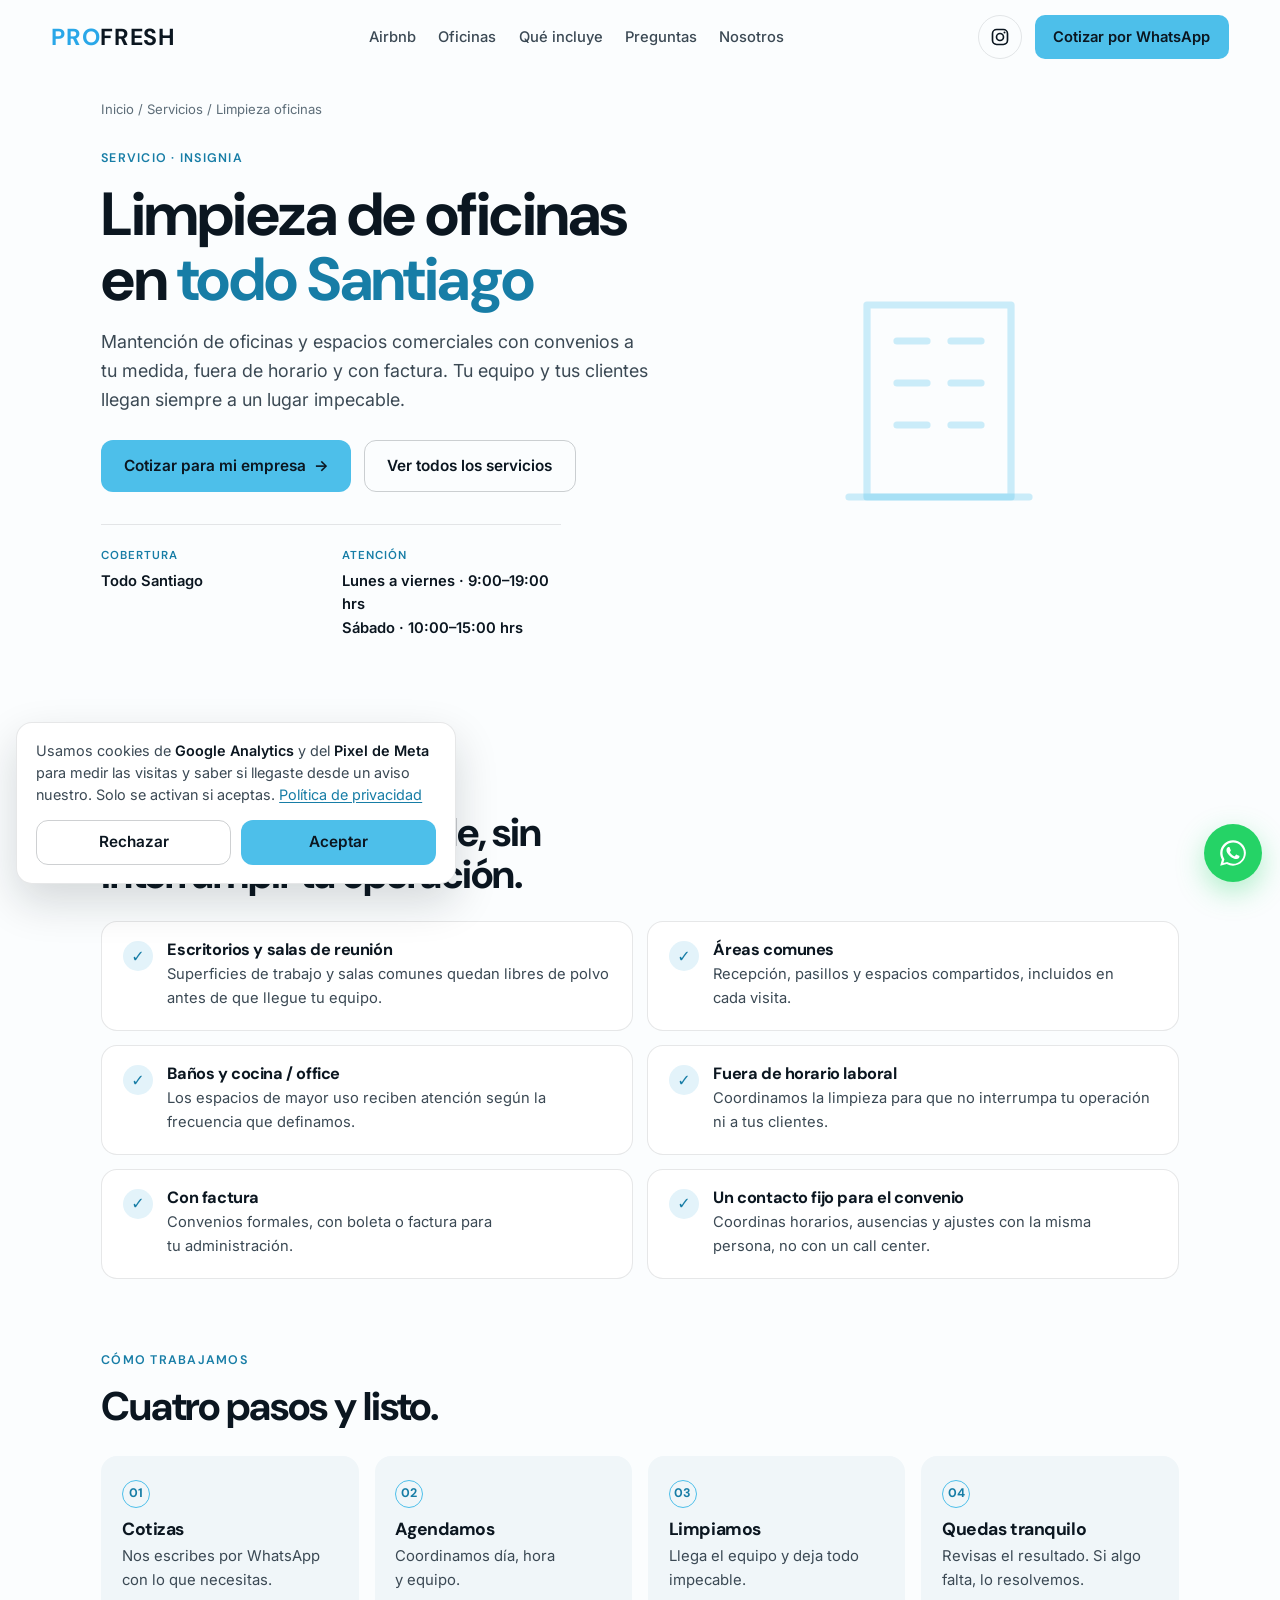
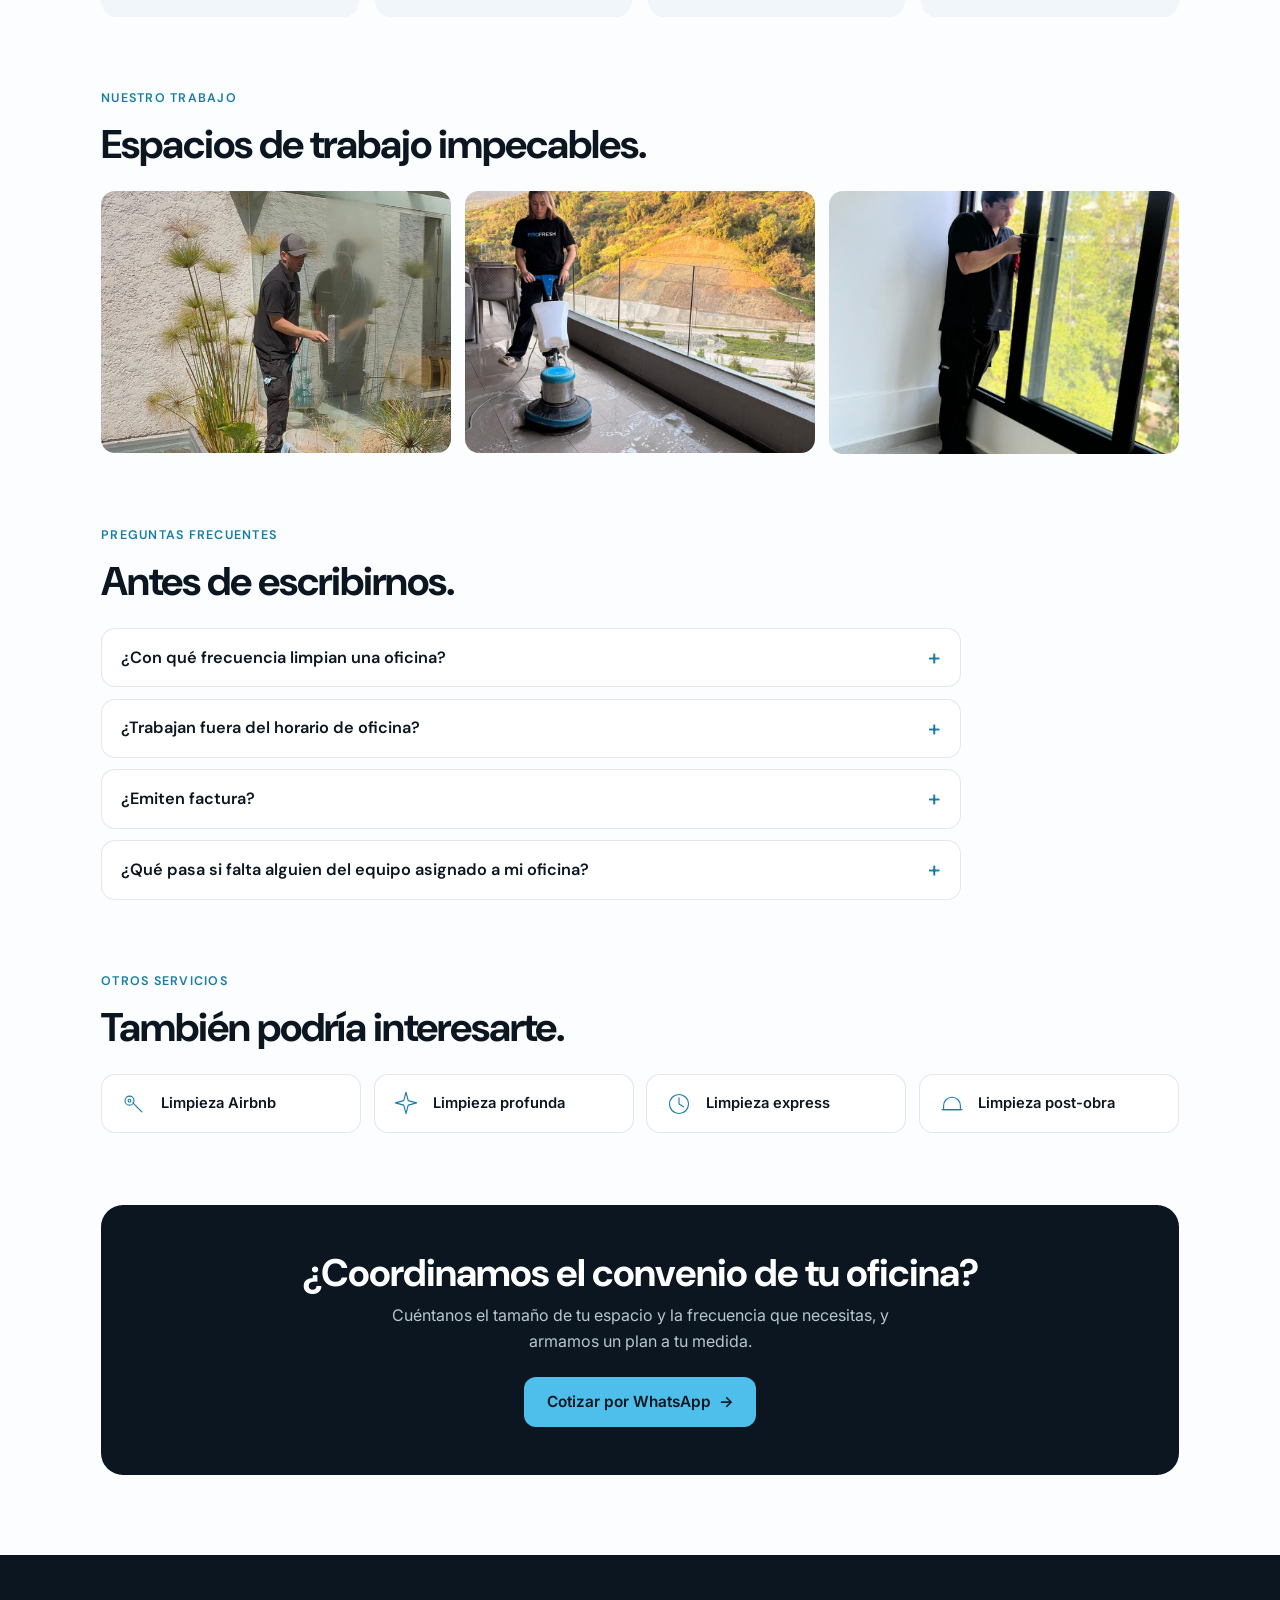
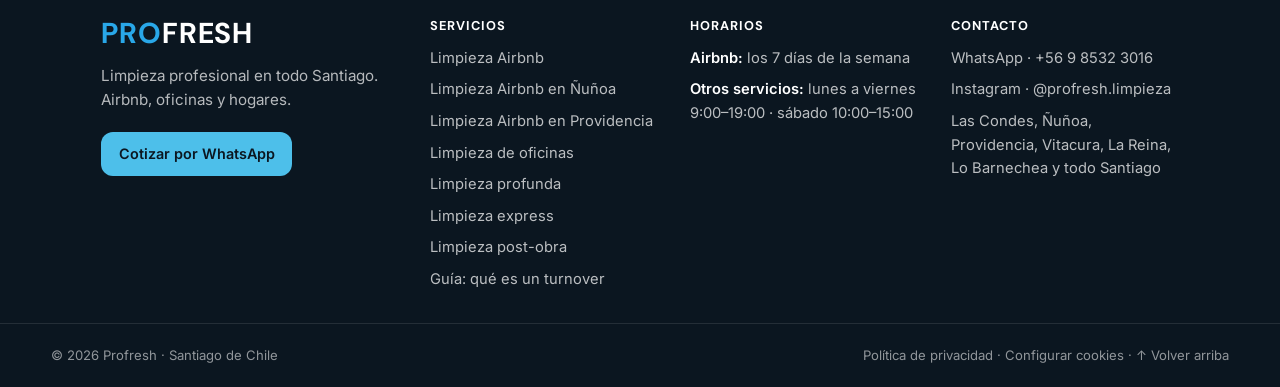
<file: limpieza-oficinas.html>
<!DOCTYPE html>
<html lang="es">
<head>
<meta charset="UTF-8" />
<meta name="viewport" content="width=device-width, initial-scale=1.0" />
<title>Limpieza de oficinas en Santiago · Convenios · Profresh</title>
<meta name="description" content="Convenios de limpieza para oficinas y espacios comerciales en Las Condes, Providencia y todo Santiago. Fuera de horario, con factura. Cotiza por WhatsApp." />
<meta name="keywords" content="limpieza oficinas Las Condes, aseo oficinas Vitacura, limpieza espacios comerciales Providencia, convenio limpieza oficina Santiago" />
<meta name="theme-color" content="#4DBFEA" />
<script>document.documentElement.className += " js";</script>

<link rel="canonical" href="https://profresh.cl/limpieza-oficinas" />
<meta property="og:title" content="Limpieza de oficinas · Profresh · Santiago" />
<meta property="og:description" content="Convenios de mantención a tu medida, fuera de horario y con factura. Cotiza por WhatsApp." />
<meta property="og:type" content="website" />
<meta property="og:url" content="https://profresh.cl/limpieza-oficinas" />
<meta property="og:image" content="https://profresh.cl/assets/og-portada.jpg" />
<meta property="og:image:width" content="1200" />
<meta property="og:image:height" content="630" />
<meta property="og:locale" content="es_CL" />
<meta property="og:site_name" content="Profresh" />
<meta name="twitter:card" content="summary_large_image" />
<meta name="twitter:title" content="Limpieza de oficinas · Profresh · Santiago" />
<meta name="twitter:description" content="Convenios de mantención a tu medida, fuera de horario y con factura." />
<meta name="twitter:image" content="https://profresh.cl/assets/og-portada.jpg" />

<link rel="icon" href="assets/logo.png" />

<link rel="preconnect" href="https://fonts.googleapis.com">
<link rel="preconnect" href="https://fonts.gstatic.com" crossorigin>
<link rel="stylesheet" href="https://fonts.googleapis.com/css2?family=DM+Sans:opsz,wght@9..40,500;9..40,600;9..40,700&family=Inter:wght@400;500;600&display=swap">

<link rel="stylesheet" href="styles.css?v=20261019a" />

<script type="application/ld+json">
{
  "@context": "https://schema.org",
  "@type": "Service",
  "serviceType": "Limpieza de oficinas",
  "name": "Limpieza de oficinas en todo Santiago",
  "description": "Convenios de limpieza para oficinas y espacios comerciales en Las Condes, Providencia y todo Santiago. Fuera de horario, con factura.",
  "provider": { "@type": "HouseholdCleaningService", "@id": "https://profresh.cl/#negocio", "name": "Profresh", "telephone": "+56985323016", "url": "https://profresh.cl/" },
  "areaServed": [
    { "@type": "City", "name": "Las Condes" }, { "@type": "City", "name": "Vitacura" },
    { "@type": "City", "name": "Providencia" }, { "@type": "City", "name": "La Reina" },
    { "@type": "City", "name": "Ñuñoa" }, { "@type": "City", "name": "Lo Barnechea" }
  ],
  "url": "https://profresh.cl/limpieza-oficinas"
}
</script>
<script type="application/ld+json">
{
  "@context": "https://schema.org",
  "@type": "BreadcrumbList",
  "itemListElement": [
    { "@type": "ListItem", "position": 1, "name": "Inicio", "item": "https://profresh.cl/" },
    { "@type": "ListItem", "position": 2, "name": "Servicios", "item": "https://profresh.cl/#para-quien" },
    { "@type": "ListItem", "position": 3, "name": "Limpieza oficinas", "item": "https://profresh.cl/limpieza-oficinas" }
  ]
}
</script>
<script type="application/ld+json">
{
  "@context": "https://schema.org",
  "@type": "FAQPage",
  "mainEntity": [
    { "@type": "Question", "name": "¿Con qué frecuencia limpian una oficina?", "acceptedAnswer": { "@type": "Answer", "text": "Depende de tu convenio: trabajamos con planes semanales o mensuales, ajustados al tamaño y uso de tu oficina." } },
    { "@type": "Question", "name": "¿Trabajan fuera del horario de oficina?", "acceptedAnswer": { "@type": "Answer", "text": "Sí, coordinamos la limpieza fuera de tu horario laboral para no interrumpir tu operación." } },
    { "@type": "Question", "name": "¿Emiten factura?", "acceptedAnswer": { "@type": "Answer", "text": "Sí, los convenios para oficinas se facturan mensualmente." } },
    { "@type": "Question", "name": "¿Qué pasa si falta alguien del equipo asignado a mi oficina?", "acceptedAnswer": { "@type": "Answer", "text": "Cubrimos la ausencia con un reemplazo, para que el convenio no se salte una visita." } }
  ]
}
</script>
</head>
<body>

<a class="skip-link" href="#incluye">Saltar al contenido</a>

<a class="wa-float" href="https://wa.me/56985323016?text=Hola%20Profresh%20%F0%9F%91%8B%20Represento%20una%20empresa%2Foficina%20y%20quiero%20cotizar%20un%20convenio%20de%20limpieza." target="_blank" rel="noopener" aria-label="Cotizar por WhatsApp">
  <svg viewBox="0 0 32 32" aria-hidden="true" focusable="false">
    <path d="M16.04 3.2c-7.1 0-12.86 5.76-12.86 12.86 0 2.27.6 4.48 1.73 6.43L3.2 28.8l6.5-1.7a12.8 12.8 0 0 0 6.34 1.62h.01c7.1 0 12.86-5.76 12.86-12.86S23.14 3.2 16.04 3.2Zm0 23.5h-.01a10.6 10.6 0 0 1-5.4-1.48l-.39-.23-3.86 1.01 1.03-3.76-.25-.4a10.63 10.63 0 0 1-1.63-5.65c0-5.88 4.79-10.66 10.67-10.66 2.85 0 5.52 1.11 7.54 3.12a10.6 10.6 0 0 1 3.12 7.55c0 5.88-4.79 10.66-10.66 10.66Zm5.85-7.98c-.32-.16-1.9-.94-2.2-1.05-.3-.11-.51-.16-.73.16-.21.32-.83 1.05-1.02 1.26-.19.21-.37.24-.69.08-.32-.16-1.36-.5-2.58-1.6-.96-.85-1.6-1.9-1.79-2.22-.19-.32-.02-.5.14-.66.15-.14.32-.37.48-.56.16-.19.21-.32.32-.53.11-.21.05-.4-.03-.56-.08-.16-.73-1.75-1-2.4-.26-.63-.53-.54-.73-.55l-.62-.01c-.21 0-.56.08-.85.4-.29.32-1.11 1.09-1.11 2.65 0 1.56 1.14 3.07 1.3 3.28.16.21 2.25 3.43 5.45 4.81.76.33 1.36.52 1.82.67.77.24 1.46.21 2.01.13.61-.09 1.9-.78 2.17-1.53.27-.75.27-1.4.19-1.53-.08-.13-.29-.21-.61-.37Z"/>
  </svg>
  <span class="wa-float-text">Cotiza por WhatsApp</span>
</a>

<header class="nav" data-nav>
  <a class="nav-logo" href="/" aria-label="Profresh — inicio">
    <span class="logo-word"><b>PRO</b>FRESH</span>
  </a>
  <nav class="nav-links" aria-label="Principal">
    <a href="/limpieza-airbnb">Airbnb</a>
    <a href="/limpieza-oficinas">Oficinas</a>
    <a href="#incluye">Qué incluye</a>
    <a href="#faq">Preguntas</a>
    <a href="/#nosotros">Nosotros</a>
  </nav>
  <div class="nav-actions">
    <a class="nav-ig" href="https://instagram.com/profresh.limpieza" target="_blank" rel="noopener" aria-label="Síguenos en Instagram">
      <svg viewBox="0 0 24 24" aria-hidden="true"><rect x="3" y="3" width="18" height="18" rx="5"/><circle cx="12" cy="12" r="4.2"/><circle cx="17.4" cy="6.6" r="1.2" fill="currentColor" stroke="none"/></svg>
    </a>
    <a class="nav-cta" href="https://wa.me/56985323016?text=Hola%20Profresh%20%F0%9F%91%8B%20Represento%20una%20empresa%2Foficina%20y%20quiero%20cotizar%20un%20convenio%20de%20limpieza." target="_blank" rel="noopener">Cotizar por WhatsApp</a>
  </div>
  <button class="nav-burger" data-burger aria-label="Abrir menú" aria-expanded="false"><span></span><span></span></button>
</header>

<main id="top">

<p class="breadcrumb"><a href="/">Inicio</a> / <a href="/#para-quien">Servicios</a> / Limpieza oficinas</p>

<section class="svc-page-hero">
  <div>
    <p class="eyebrow reveal" data-reveal>SERVICIO · INSIGNIA</p>
    <h1 class="svc-page-title reveal" data-reveal>Limpieza de oficinas en <em>todo Santiago</em></h1>
    <p class="lead svc-page-lead reveal" data-reveal>Mantención de oficinas y espacios comerciales con convenios a tu medida, fuera de horario y con factura. Tu equipo y tus clientes llegan siempre a un lugar impecable.</p>
    <div class="svc-page-cta reveal" data-reveal>
      <a class="btn btn-primary" href="https://wa.me/56985323016?text=Hola%20Profresh%20%F0%9F%91%8B%20Represento%20una%20empresa%2Foficina%20y%20quiero%20cotizar%20un%20convenio%20de%20limpieza." target="_blank" rel="noopener">Cotizar para mi empresa <span class="btn-arrow">→</span></a>
      <a class="btn btn-ghost" href="/#para-quien">Ver todos los servicios</a>
    </div>
    <dl class="svc-page-meta reveal" data-reveal>
      <div><dt>Cobertura</dt><dd>Todo Santiago</dd></div>
      <div><dt>Atención</dt><dd>Lunes a viernes · 9:00–19:00 hrs<br>Sábado · 10:00–15:00 hrs</dd></div>
    </dl>
  </div>
  <div class="svc-page-icon-wrap reveal" data-reveal aria-hidden="true">
    <svg viewBox="0 0 100 100" fill="none"><rect x="26" y="20" width="48" height="64"/><line x1="20" y1="84" x2="80" y2="84"/><line x1="36" y1="32" x2="46" y2="32"/><line x1="54" y1="32" x2="64" y2="32"/><line x1="36" y1="46" x2="46" y2="46"/><line x1="54" y1="46" x2="64" y2="46"/><line x1="36" y1="60" x2="46" y2="60"/><line x1="54" y1="60" x2="64" y2="60"/></svg>
  </div>
</section>

<section class="svc-section" id="incluye">
  <div class="svc-section-head">
    <p class="eyebrow reveal" data-reveal>QUÉ INCLUYE</p>
    <h2 class="svc-section-title reveal" data-reveal>Un espacio impecable, sin interrumpir tu operación.</h2>
  </div>
  <div class="svc-includes-list">
    <div class="svc-includes-item reveal" data-reveal><span class="svc-includes-check">✓</span><div><h3>Escritorios y salas de reunión</h3><p>Superficies de trabajo y salas comunes quedan libres de polvo antes de que llegue tu equipo.</p></div></div>
    <div class="svc-includes-item reveal" data-reveal><span class="svc-includes-check">✓</span><div><h3>Áreas comunes</h3><p>Recepción, pasillos y espacios compartidos, incluidos en cada visita.</p></div></div>
    <div class="svc-includes-item reveal" data-reveal><span class="svc-includes-check">✓</span><div><h3>Baños y cocina / office</h3><p>Los espacios de mayor uso reciben atención según la frecuencia que definamos.</p></div></div>
    <div class="svc-includes-item reveal" data-reveal><span class="svc-includes-check">✓</span><div><h3>Fuera de horario laboral</h3><p>Coordinamos la limpieza para que no interrumpa tu operación ni a tus clientes.</p></div></div>
    <div class="svc-includes-item reveal" data-reveal><span class="svc-includes-check">✓</span><div><h3>Con factura</h3><p>Convenios formales, con boleta o factura para tu administración.</p></div></div>
    <div class="svc-includes-item reveal" data-reveal><span class="svc-includes-check">✓</span><div><h3>Un contacto fijo para el convenio</h3><p>Coordinas horarios, ausencias y ajustes con la misma persona, no con un call center.</p></div></div>
  </div>
</section>

<section class="svc-section" id="proceso">
  <div class="svc-section-head">
    <p class="eyebrow reveal" data-reveal>CÓMO TRABAJAMOS</p>
    <h2 class="svc-section-title reveal" data-reveal>Cuatro pasos y listo.</h2>
  </div>
  <div class="process-row">
    <div class="step reveal" data-reveal><span class="step-n">01</span><h3>Cotizas</h3><p>Nos escribes por WhatsApp con lo que necesitas.</p></div>
    <div class="step reveal" data-reveal><span class="step-n">02</span><h3>Agendamos</h3><p>Coordinamos día, hora y equipo.</p></div>
    <div class="step reveal" data-reveal><span class="step-n">03</span><h3>Limpiamos</h3><p>Llega el equipo y deja todo impecable.</p></div>
    <div class="step reveal" data-reveal><span class="step-n">04</span><h3>Quedas tranquilo</h3><p>Revisas el resultado. Si algo falta, lo resolvemos.</p></div>
  </div>
</section>

<section class="svc-section">
  <div class="svc-section-head">
    <p class="eyebrow reveal" data-reveal>NUESTRO TRABAJO</p>
    <h2 class="svc-section-title reveal" data-reveal>Espacios de trabajo impecables.</h2>
  </div>
  <div class="svc-gallery-grid">
    <img class="reveal" data-reveal src="assets/img/limpieza-vidrios-ventanales-casa.jpg" alt="Ventanales limpiados por el equipo de Profresh" loading="lazy" decoding="async">
    <img class="reveal" data-reveal src="assets/img/limpieza-pisos-terraza-profresh.jpg" alt="Pisos y terraza terminados por el equipo de Profresh" loading="lazy" decoding="async">
    <img class="reveal" data-reveal src="assets/img/limpieza-post-obra-ventanas.jpg" alt="Ventanas terminadas tras una limpieza post-obra de Profresh" loading="lazy" decoding="async">
  </div>
</section>

<section class="svc-section" id="faq">
  <div class="svc-section-head">
    <p class="eyebrow reveal" data-reveal>PREGUNTAS FRECUENTES</p>
    <h2 class="svc-section-title reveal" data-reveal>Antes de escribirnos.</h2>
  </div>
  <div class="faq-list">
    <details class="faq-item reveal" data-reveal><summary>¿Con qué frecuencia limpian una oficina?</summary><p>Depende de tu convenio: trabajamos con planes semanales o mensuales, ajustados al tamaño y uso de tu oficina.</p></details>
    <details class="faq-item reveal" data-reveal><summary>¿Trabajan fuera del horario de oficina?</summary><p>Sí, coordinamos la limpieza fuera de tu horario laboral para no interrumpir tu operación.</p></details>
    <details class="faq-item reveal" data-reveal><summary>¿Emiten factura?</summary><p>Sí, los convenios para oficinas se facturan mensualmente.</p></details>
    <details class="faq-item reveal" data-reveal><summary>¿Qué pasa si falta alguien del equipo asignado a mi oficina?</summary><p>Cubrimos la ausencia con un reemplazo, para que el convenio no se salte una visita.</p></details>
  </div>
</section>

<section class="svc-section">
  <div class="svc-section-head">
    <p class="eyebrow reveal" data-reveal>OTROS SERVICIOS</p>
    <h2 class="svc-section-title reveal" data-reveal>También podría interesarte.</h2>
  </div>
  <div class="svc-related-grid">
    <a class="svc-related-card reveal" data-reveal href="/limpieza-airbnb"><svg viewBox="0 0 100 100"><circle cx="34" cy="38" r="16"/><circle cx="34" cy="38" r="5"/><path d="M46 46 L78 78"/></svg><span>Limpieza Airbnb</span></a>
    <a class="svc-related-card reveal" data-reveal href="/limpieza-profunda"><svg viewBox="0 0 100 100"><path d="M50 8 L58 38 L88 46 L58 54 L50 84 L42 54 L12 46 L42 38 Z"/></svg><span>Limpieza profunda</span></a>
    <a class="svc-related-card reveal" data-reveal href="/limpieza-express"><svg viewBox="0 0 100 100"><circle cx="50" cy="50" r="34"/><polyline points="50 28 50 50 66 60"/></svg><span>Limpieza express</span></a>
    <a class="svc-related-card reveal" data-reveal href="/limpieza-post-obra"><svg viewBox="0 0 100 100"><path d="M20 70 L20 56 A30 30 0 0 1 80 56 L80 70 Z"/><line x1="14" y1="70" x2="86" y2="70"/></svg><span>Limpieza post-obra</span></a>
  </div>
</section>

<div class="svc-closing"><div class="svc-closing-box reveal" data-reveal>
  <h2>¿Coordinamos el convenio de tu oficina?</h2>
  <p>Cuéntanos el tamaño de tu espacio y la frecuencia que necesitas, y armamos un plan a tu medida.</p>
  <a class="btn btn-primary" href="https://wa.me/56985323016?text=Hola%20Profresh%20%F0%9F%91%8B%20Represento%20una%20empresa%2Foficina%20y%20quiero%20cotizar%20un%20convenio%20de%20limpieza." target="_blank" rel="noopener">Cotizar por WhatsApp <span class="btn-arrow">→</span></a>
</div></div>

</main>

<footer class="footer">
  <div class="footer-grid">
    <div class="footer-col">
      <span class="logo-word logo-word-foot"><b>PRO</b>FRESH</span>
      <p class="footer-about">Limpieza profesional en todo Santiago. Airbnb, oficinas y hogares.</p>
      <a class="btn btn-primary btn-sm" href="https://wa.me/56985323016?text=Hola%20Profresh%20%F0%9F%91%8B%20Quiero%20cotizar%20un%20servicio%20de%20limpieza." target="_blank" rel="noopener">Cotizar por WhatsApp</a>
    </div>
    <div class="footer-col">
      <h4>Servicios</h4>
      <ul class="footer-links">
        <li><a href="/limpieza-airbnb">Limpieza Airbnb</a></li>
        <li><a href="/limpieza-airbnb-nunoa">Limpieza Airbnb en Ñuñoa</a></li>
        <li><a href="/limpieza-airbnb-providencia">Limpieza Airbnb en Providencia</a></li>
        <li><a href="/limpieza-oficinas">Limpieza de oficinas</a></li>
        <li><a href="/limpieza-profunda">Limpieza profunda</a></li>
        <li><a href="/limpieza-express">Limpieza express</a></li>
        <li><a href="/limpieza-post-obra">Limpieza post-obra</a></li>
        <li><a href="/que-es-un-turnover-airbnb">Guía: qué es un turnover</a></li>
      </ul>
    </div>
    <div class="footer-col">
      <h4>Horarios</h4>
      <ul class="footer-links">
        <li><b>Airbnb:</b> los 7 días de la semana</li>
        <li><b>Otros servicios:</b> lunes a viernes 9:00–19:00 · sábado 10:00–15:00</li>
      </ul>
    </div>
    <div class="footer-col">
      <h4>Contacto</h4>
      <ul class="footer-links">
        <li><a href="https://wa.me/56985323016?text=Hola%20Profresh%20%F0%9F%91%8B%20Quiero%20cotizar%20un%20servicio%20de%20limpieza." target="_blank" rel="noopener">WhatsApp · +56 9 8532 3016</a></li>
        <li><a href="https://instagram.com/profresh.limpieza" target="_blank" rel="noopener">Instagram · @profresh.limpieza</a></li>
        <li>Las Condes, Ñuñoa, Providencia, Vitacura, La Reina, Lo Barnechea y todo Santiago</li>
      </ul>
    </div>
  </div>
  <div class="footer-legal">
    <span>© 2026 Profresh · Santiago de Chile</span>
    <span><a href="/privacidad">Política de privacidad</a> · <a href="/privacidad#cookies" data-cookies-config>Configurar cookies</a> · <a href="#top">↑ Volver arriba</a></span>
  </div>
</footer>

<script defer src="main.js?v=20260910c"></script>
<script defer src="lib/consentimiento.js?v=20261019a"></script>
<script defer src="lib/analytics.js?v=20261019a"></script>
<script defer src="lib/meta-pixel.js?v=20261019a"></script>
</body>
</html>
</file>
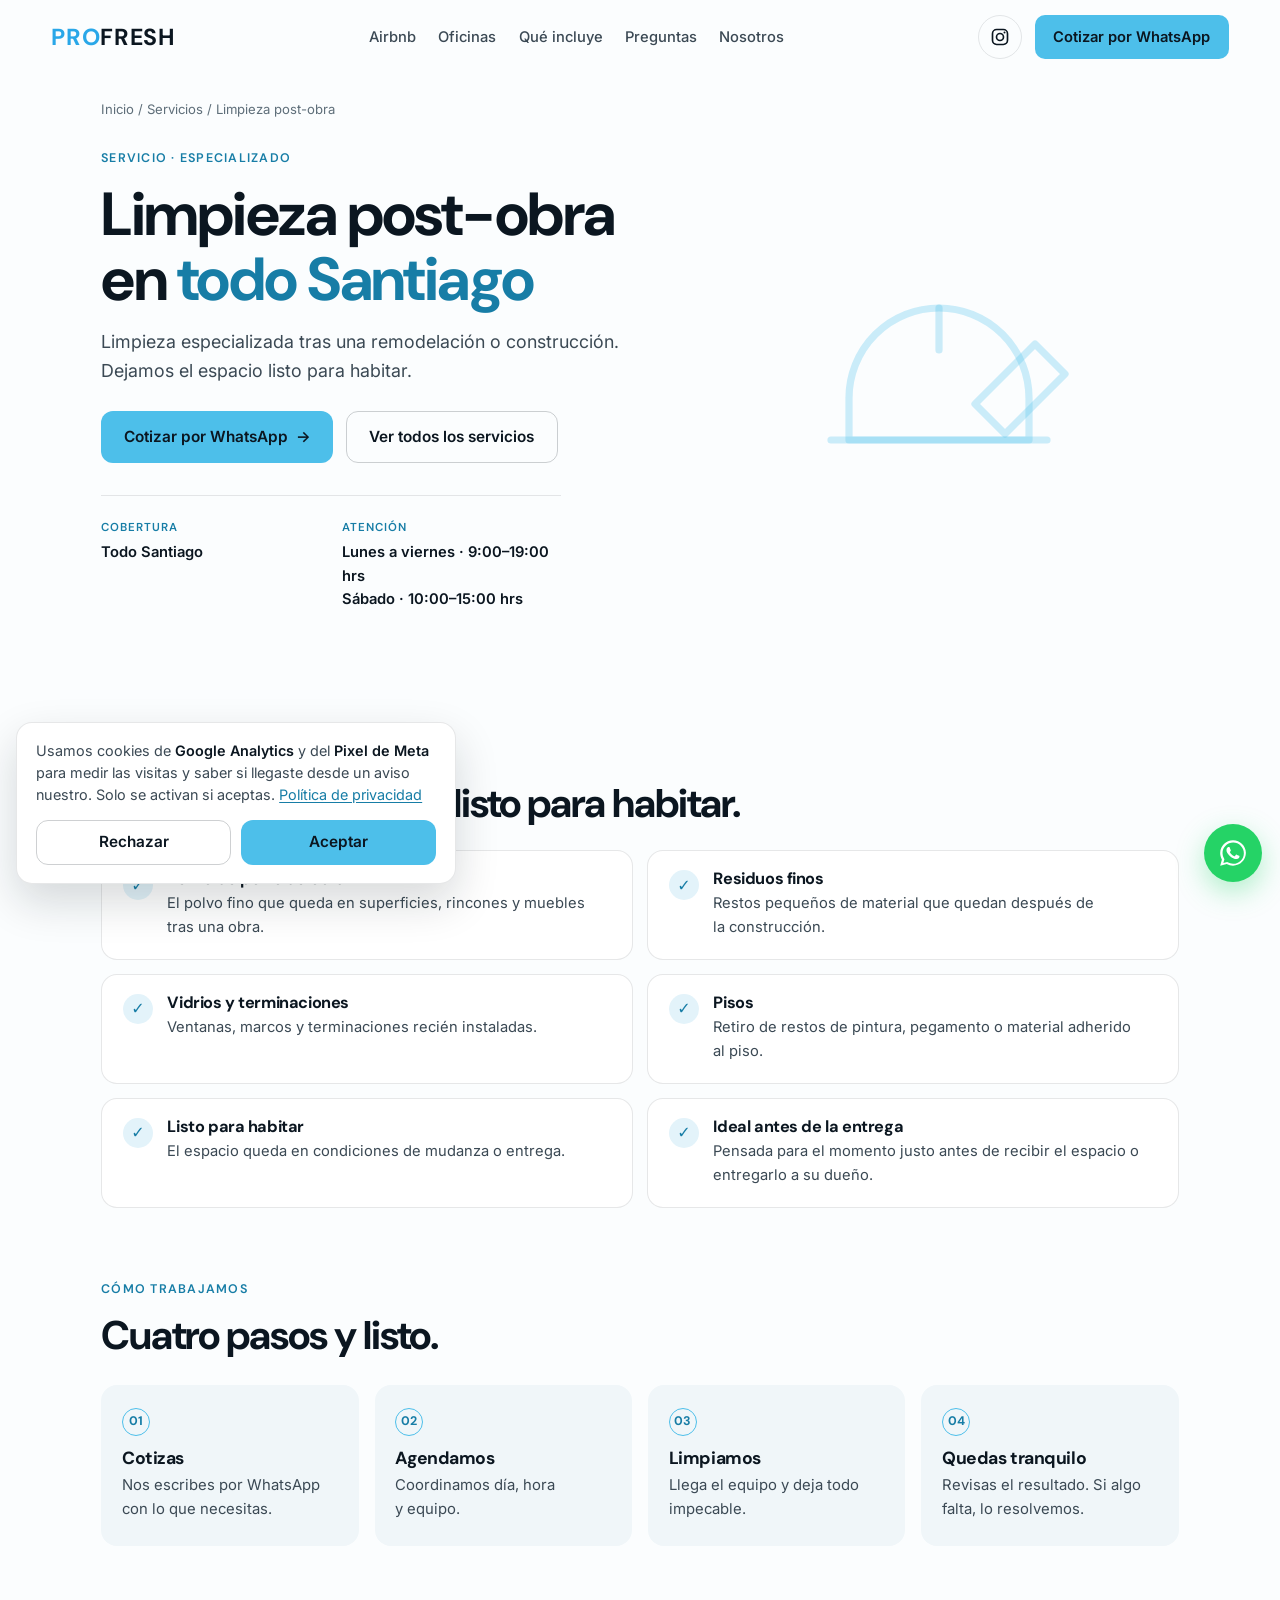
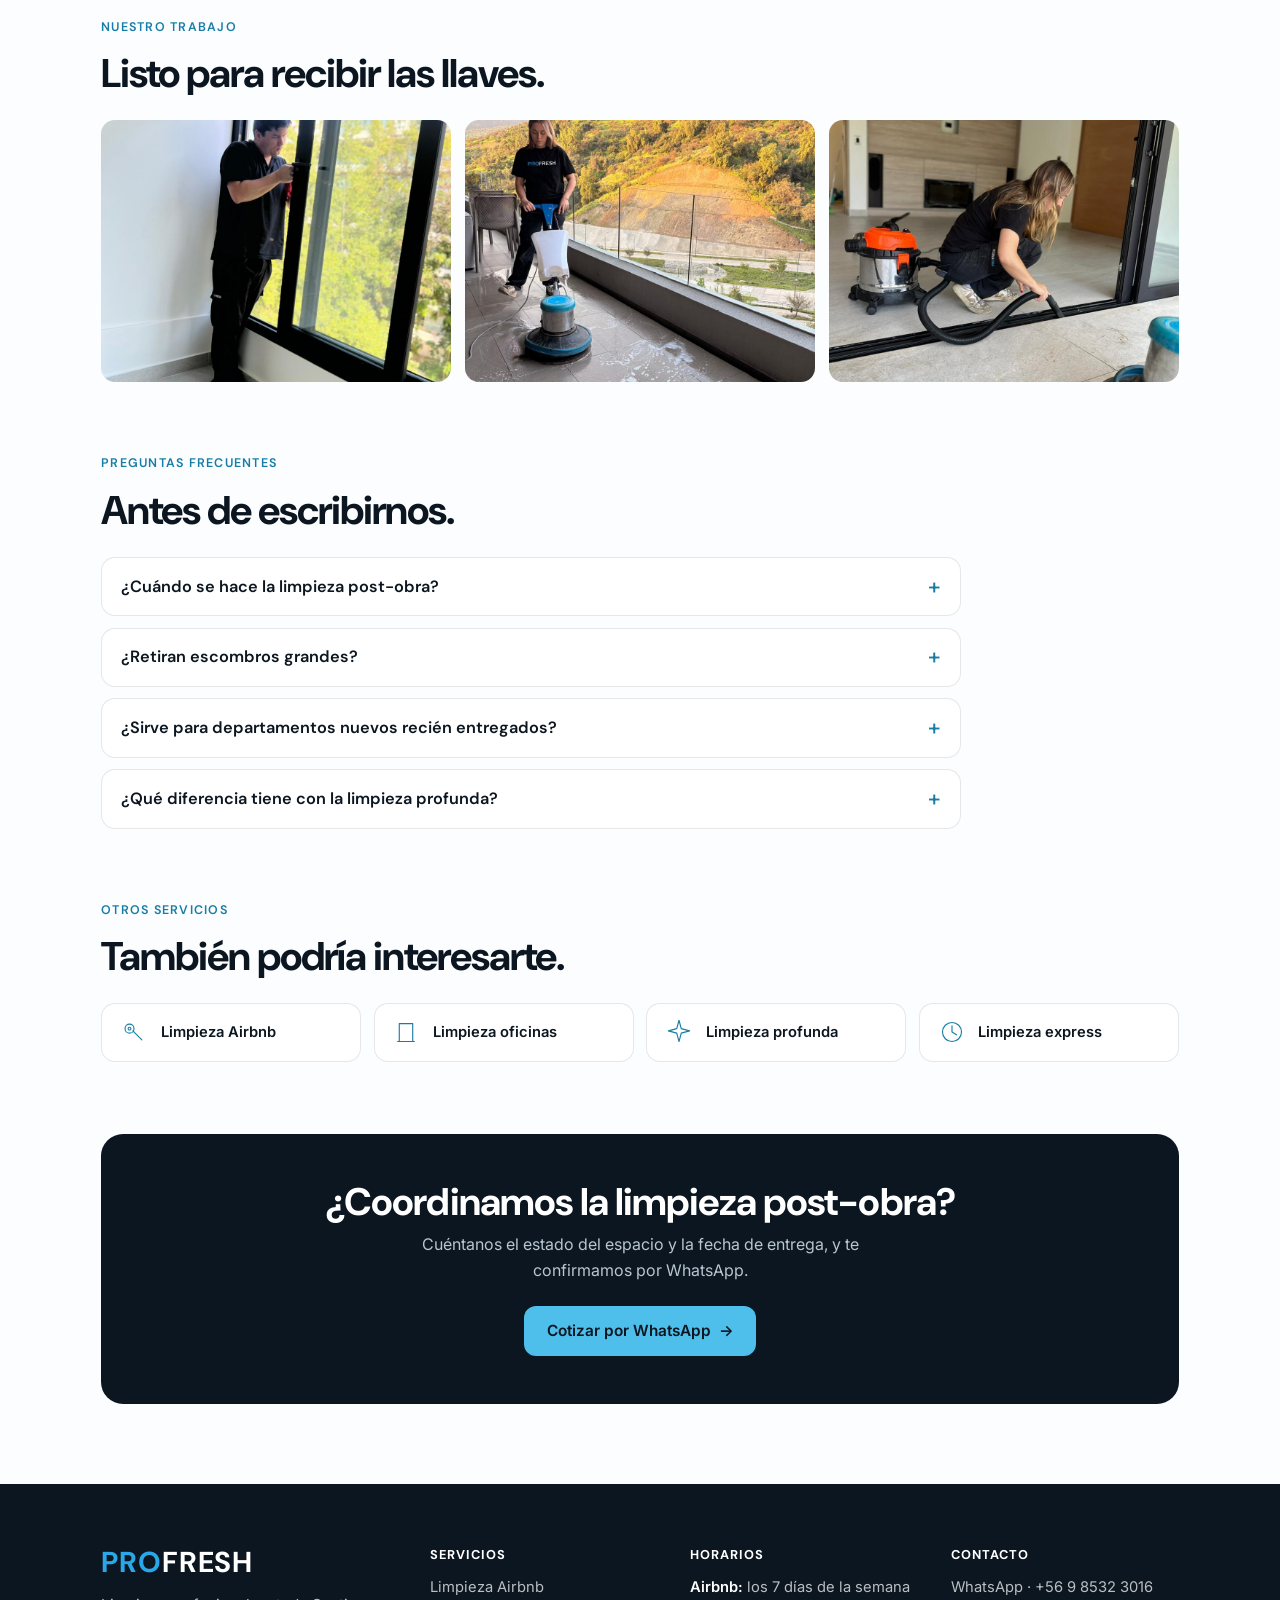
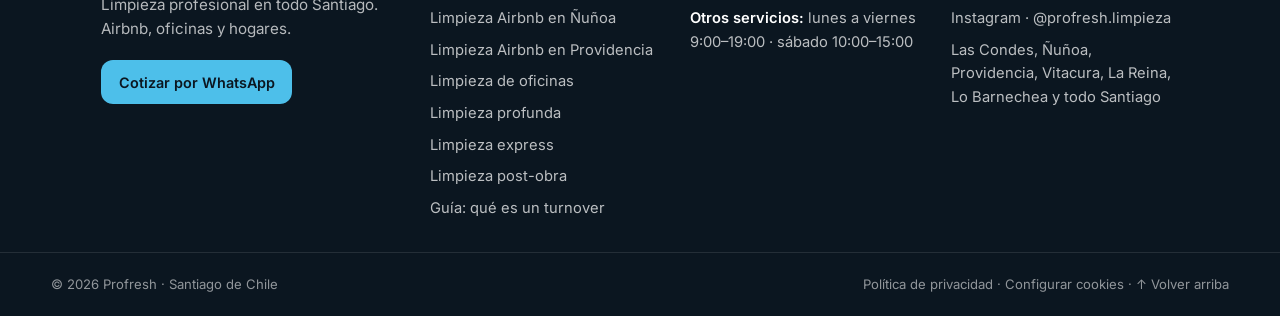
<file: limpieza-post-obra.html>
<!DOCTYPE html>
<html lang="es">
<head>
<meta charset="UTF-8" />
<meta name="viewport" content="width=device-width, initial-scale=1.0" />
<title>Limpieza post-obra en Santiago · Profresh</title>
<meta name="description" content="Limpieza post-obra tras una remodelación o construcción: polvo de obra, residuos finos y vidrios. Todo Santiago. Cotiza por WhatsApp." />
<meta name="keywords" content="limpieza post obra Las Condes, limpieza post construccion Vitacura, limpieza departamento nuevo Santiago" />
<meta name="theme-color" content="#4DBFEA" />
<script>document.documentElement.className += " js";</script>

<link rel="canonical" href="https://profresh.cl/limpieza-post-obra" />
<meta property="og:title" content="Limpieza post-obra · Profresh · Santiago" />
<meta property="og:description" content="Limpieza especializada tras una remodelación o construcción. Cotiza por WhatsApp." />
<meta property="og:type" content="website" />
<meta property="og:url" content="https://profresh.cl/limpieza-post-obra" />
<meta property="og:image" content="https://profresh.cl/assets/og-portada.jpg" />
<meta property="og:image:width" content="1200" />
<meta property="og:image:height" content="630" />
<meta property="og:locale" content="es_CL" />
<meta property="og:site_name" content="Profresh" />
<meta name="twitter:card" content="summary_large_image" />
<meta name="twitter:title" content="Limpieza post-obra · Profresh · Santiago" />
<meta name="twitter:description" content="Limpieza especializada tras una remodelación o construcción." />
<meta name="twitter:image" content="https://profresh.cl/assets/og-portada.jpg" />

<link rel="icon" href="assets/logo.png" />

<link rel="preconnect" href="https://fonts.googleapis.com">
<link rel="preconnect" href="https://fonts.gstatic.com" crossorigin>
<link rel="stylesheet" href="https://fonts.googleapis.com/css2?family=DM+Sans:opsz,wght@9..40,500;9..40,600;9..40,700&family=Inter:wght@400;500;600&display=swap">

<link rel="stylesheet" href="styles.css?v=20261019a" />

<script type="application/ld+json">
{
  "@context": "https://schema.org",
  "@type": "Service",
  "serviceType": "Limpieza post-obra",
  "name": "Limpieza post-obra en todo Santiago",
  "description": "Limpieza post-obra tras una remodelación o construcción: polvo de obra, residuos finos y vidrios.",
  "provider": { "@type": "HouseholdCleaningService", "@id": "https://profresh.cl/#negocio", "name": "Profresh", "telephone": "+56985323016", "url": "https://profresh.cl/" },
  "areaServed": [
    { "@type": "City", "name": "Las Condes" }, { "@type": "City", "name": "Vitacura" },
    { "@type": "City", "name": "Providencia" }, { "@type": "City", "name": "La Reina" },
    { "@type": "City", "name": "Ñuñoa" }, { "@type": "City", "name": "Lo Barnechea" }
  ],
  "url": "https://profresh.cl/limpieza-post-obra"
}
</script>
<script type="application/ld+json">
{
  "@context": "https://schema.org",
  "@type": "BreadcrumbList",
  "itemListElement": [
    { "@type": "ListItem", "position": 1, "name": "Inicio", "item": "https://profresh.cl/" },
    { "@type": "ListItem", "position": 2, "name": "Servicios", "item": "https://profresh.cl/#para-quien" },
    { "@type": "ListItem", "position": 3, "name": "Limpieza post-obra", "item": "https://profresh.cl/limpieza-post-obra" }
  ]
}
</script>
<script type="application/ld+json">
{
  "@context": "https://schema.org",
  "@type": "FAQPage",
  "mainEntity": [
    { "@type": "Question", "name": "¿Cuándo se hace la limpieza post-obra?", "acceptedAnswer": { "@type": "Answer", "text": "Justo después de que termina la remodelación o construcción, antes de habitar o entregar el espacio." } },
    { "@type": "Question", "name": "¿Retiran escombros grandes?", "acceptedAnswer": { "@type": "Answer", "text": "Nos enfocamos en la limpieza fina: polvo de obra, residuos pequeños y vidrios. Para escombros o retiro de materiales grandes, coordinamos contigo antes de cotizar." } },
    { "@type": "Question", "name": "¿Sirve para departamentos nuevos recién entregados?", "acceptedAnswer": { "@type": "Answer", "text": "Sí, es uno de los casos más comunes: dejar un departamento nuevo listo para mudarse." } },
    { "@type": "Question", "name": "¿Qué diferencia tiene con la limpieza profunda?", "acceptedAnswer": { "@type": "Answer", "text": "La limpieza post-obra está especializada en polvo y residuos de construcción; la limpieza profunda es para espacios ya habitados que necesitan una puesta a punto a fondo." } }
  ]
}
</script>
</head>
<body>

<a class="skip-link" href="#incluye">Saltar al contenido</a>

<a class="wa-float" href="https://wa.me/56985323016?text=Hola%20Profresh%20%F0%9F%91%8B%20Quiero%20cotizar%20una%20limpieza%20post-obra." target="_blank" rel="noopener" aria-label="Cotizar por WhatsApp">
  <svg viewBox="0 0 32 32" aria-hidden="true" focusable="false">
    <path d="M16.04 3.2c-7.1 0-12.86 5.76-12.86 12.86 0 2.27.6 4.48 1.73 6.43L3.2 28.8l6.5-1.7a12.8 12.8 0 0 0 6.34 1.62h.01c7.1 0 12.86-5.76 12.86-12.86S23.14 3.2 16.04 3.2Zm0 23.5h-.01a10.6 10.6 0 0 1-5.4-1.48l-.39-.23-3.86 1.01 1.03-3.76-.25-.4a10.63 10.63 0 0 1-1.63-5.65c0-5.88 4.79-10.66 10.67-10.66 2.85 0 5.52 1.11 7.54 3.12a10.6 10.6 0 0 1 3.12 7.55c0 5.88-4.79 10.66-10.66 10.66Zm5.85-7.98c-.32-.16-1.9-.94-2.2-1.05-.3-.11-.51-.16-.73.16-.21.32-.83 1.05-1.02 1.26-.19.21-.37.24-.69.08-.32-.16-1.36-.5-2.58-1.6-.96-.85-1.6-1.9-1.79-2.22-.19-.32-.02-.5.14-.66.15-.14.32-.37.48-.56.16-.19.21-.32.32-.53.11-.21.05-.4-.03-.56-.08-.16-.73-1.75-1-2.4-.26-.63-.53-.54-.73-.55l-.62-.01c-.21 0-.56.08-.85.4-.29.32-1.11 1.09-1.11 2.65 0 1.56 1.14 3.07 1.3 3.28.16.21 2.25 3.43 5.45 4.81.76.33 1.36.52 1.82.67.77.24 1.46.21 2.01.13.61-.09 1.9-.78 2.17-1.53.27-.75.27-1.4.19-1.53-.08-.13-.29-.21-.61-.37Z"/>
  </svg>
  <span class="wa-float-text">Cotiza por WhatsApp</span>
</a>

<header class="nav" data-nav>
  <a class="nav-logo" href="/" aria-label="Profresh — inicio">
    <span class="logo-word"><b>PRO</b>FRESH</span>
  </a>
  <nav class="nav-links" aria-label="Principal">
    <a href="/limpieza-airbnb">Airbnb</a>
    <a href="/limpieza-oficinas">Oficinas</a>
    <a href="#incluye">Qué incluye</a>
    <a href="#faq">Preguntas</a>
    <a href="/#nosotros">Nosotros</a>
  </nav>
  <div class="nav-actions">
    <a class="nav-ig" href="https://instagram.com/profresh.limpieza" target="_blank" rel="noopener" aria-label="Síguenos en Instagram">
      <svg viewBox="0 0 24 24" aria-hidden="true"><rect x="3" y="3" width="18" height="18" rx="5"/><circle cx="12" cy="12" r="4.2"/><circle cx="17.4" cy="6.6" r="1.2" fill="currentColor" stroke="none"/></svg>
    </a>
    <a class="nav-cta" href="https://wa.me/56985323016?text=Hola%20Profresh%20%F0%9F%91%8B%20Quiero%20cotizar%20una%20limpieza%20post-obra." target="_blank" rel="noopener">Cotizar por WhatsApp</a>
  </div>
  <button class="nav-burger" data-burger aria-label="Abrir menú" aria-expanded="false"><span></span><span></span></button>
</header>

<main id="top">

<p class="breadcrumb"><a href="/">Inicio</a> / <a href="/#para-quien">Servicios</a> / Limpieza post-obra</p>

<section class="svc-page-hero">
  <div>
    <p class="eyebrow reveal" data-reveal>SERVICIO · ESPECIALIZADO</p>
    <h1 class="svc-page-title reveal" data-reveal>Limpieza post-obra en <em>todo Santiago</em></h1>
    <p class="lead svc-page-lead reveal" data-reveal>Limpieza especializada tras una remodelación o construcción. Dejamos el espacio listo para habitar.</p>
    <div class="svc-page-cta reveal" data-reveal>
      <a class="btn btn-primary" href="https://wa.me/56985323016?text=Hola%20Profresh%20%F0%9F%91%8B%20Quiero%20cotizar%20una%20limpieza%20post-obra." target="_blank" rel="noopener">Cotizar por WhatsApp <span class="btn-arrow">→</span></a>
      <a class="btn btn-ghost" href="/#para-quien">Ver todos los servicios</a>
    </div>
    <dl class="svc-page-meta reveal" data-reveal>
      <div><dt>Cobertura</dt><dd>Todo Santiago</dd></div>
      <div><dt>Atención</dt><dd>Lunes a viernes · 9:00–19:00 hrs<br>Sábado · 10:00–15:00 hrs</dd></div>
    </dl>
  </div>
  <div class="svc-page-icon-wrap reveal" data-reveal aria-hidden="true">
    <svg viewBox="0 0 100 100" fill="none"><path d="M20 70 L20 56 A30 30 0 0 1 80 56 L80 70 Z"/><line x1="14" y1="70" x2="86" y2="70"/><path d="M62 58 L82 38 L92 48 L72 68 Z"/><line x1="50" y1="40" x2="50" y2="26"/></svg>
  </div>
</section>

<section class="svc-section" id="incluye">
  <div class="svc-section-head">
    <p class="eyebrow reveal" data-reveal>QUÉ INCLUYE</p>
    <h2 class="svc-section-title reveal" data-reveal>De la obra al espacio listo para habitar.</h2>
  </div>
  <div class="svc-includes-list">
    <div class="svc-includes-item reveal" data-reveal><span class="svc-includes-check">✓</span><div><h3>Retiro de polvo de obra</h3><p>El polvo fino que queda en superficies, rincones y muebles tras una obra.</p></div></div>
    <div class="svc-includes-item reveal" data-reveal><span class="svc-includes-check">✓</span><div><h3>Residuos finos</h3><p>Restos pequeños de material que quedan después de la construcción.</p></div></div>
    <div class="svc-includes-item reveal" data-reveal><span class="svc-includes-check">✓</span><div><h3>Vidrios y terminaciones</h3><p>Ventanas, marcos y terminaciones recién instaladas.</p></div></div>
    <div class="svc-includes-item reveal" data-reveal><span class="svc-includes-check">✓</span><div><h3>Pisos</h3><p>Retiro de restos de pintura, pegamento o material adherido al piso.</p></div></div>
    <div class="svc-includes-item reveal" data-reveal><span class="svc-includes-check">✓</span><div><h3>Listo para habitar</h3><p>El espacio queda en condiciones de mudanza o entrega.</p></div></div>
    <div class="svc-includes-item reveal" data-reveal><span class="svc-includes-check">✓</span><div><h3>Ideal antes de la entrega</h3><p>Pensada para el momento justo antes de recibir el espacio o entregarlo a su dueño.</p></div></div>
  </div>
</section>

<section class="svc-section" id="proceso">
  <div class="svc-section-head">
    <p class="eyebrow reveal" data-reveal>CÓMO TRABAJAMOS</p>
    <h2 class="svc-section-title reveal" data-reveal>Cuatro pasos y listo.</h2>
  </div>
  <div class="process-row">
    <div class="step reveal" data-reveal><span class="step-n">01</span><h3>Cotizas</h3><p>Nos escribes por WhatsApp con lo que necesitas.</p></div>
    <div class="step reveal" data-reveal><span class="step-n">02</span><h3>Agendamos</h3><p>Coordinamos día, hora y equipo.</p></div>
    <div class="step reveal" data-reveal><span class="step-n">03</span><h3>Limpiamos</h3><p>Llega el equipo y deja todo impecable.</p></div>
    <div class="step reveal" data-reveal><span class="step-n">04</span><h3>Quedas tranquilo</h3><p>Revisas el resultado. Si algo falta, lo resolvemos.</p></div>
  </div>
</section>

<section class="svc-section">
  <div class="svc-section-head">
    <p class="eyebrow reveal" data-reveal>NUESTRO TRABAJO</p>
    <h2 class="svc-section-title reveal" data-reveal>Listo para recibir las llaves.</h2>
  </div>
  <div class="svc-gallery-grid">
    <img class="reveal" data-reveal src="assets/img/limpieza-post-obra-ventanas.jpg" alt="Limpieza post-obra de ventanas en un departamento nuevo" loading="lazy" decoding="async">
    <img class="reveal" data-reveal src="assets/img/limpieza-pisos-terraza-profresh.jpg" alt="Equipo Profresh lavando el piso de una terraza con vista" loading="lazy" decoding="async">
    <img class="reveal" data-reveal src="assets/img/limpieza-profunda-rieles-living.jpg" alt="Limpieza profunda de rieles y pisos en un living recién entregado" loading="lazy" decoding="async">
  </div>
</section>

<section class="svc-section" id="faq">
  <div class="svc-section-head">
    <p class="eyebrow reveal" data-reveal>PREGUNTAS FRECUENTES</p>
    <h2 class="svc-section-title reveal" data-reveal>Antes de escribirnos.</h2>
  </div>
  <div class="faq-list">
    <details class="faq-item reveal" data-reveal><summary>¿Cuándo se hace la limpieza post-obra?</summary><p>Justo después de que termina la remodelación o construcción, antes de habitar o entregar el espacio.</p></details>
    <details class="faq-item reveal" data-reveal><summary>¿Retiran escombros grandes?</summary><p>Nos enfocamos en la limpieza fina: polvo de obra, residuos pequeños y vidrios. Para escombros o retiro de materiales grandes, coordinamos contigo antes de cotizar.</p></details>
    <details class="faq-item reveal" data-reveal><summary>¿Sirve para departamentos nuevos recién entregados?</summary><p>Sí, es uno de los casos más comunes: dejar un departamento nuevo listo para mudarse.</p></details>
    <details class="faq-item reveal" data-reveal><summary>¿Qué diferencia tiene con la limpieza profunda?</summary><p>La limpieza post-obra está especializada en polvo y residuos de construcción; la limpieza profunda es para espacios ya habitados que necesitan una puesta a punto a fondo.</p></details>
  </div>
</section>

<section class="svc-section">
  <div class="svc-section-head">
    <p class="eyebrow reveal" data-reveal>OTROS SERVICIOS</p>
    <h2 class="svc-section-title reveal" data-reveal>También podría interesarte.</h2>
  </div>
  <div class="svc-related-grid">
    <a class="svc-related-card reveal" data-reveal href="/limpieza-airbnb"><svg viewBox="0 0 100 100"><circle cx="34" cy="38" r="16"/><circle cx="34" cy="38" r="5"/><path d="M46 46 L78 78"/></svg><span>Limpieza Airbnb</span></a>
    <a class="svc-related-card reveal" data-reveal href="/limpieza-oficinas"><svg viewBox="0 0 100 100"><rect x="26" y="20" width="48" height="64"/><line x1="20" y1="84" x2="80" y2="84"/></svg><span>Limpieza oficinas</span></a>
    <a class="svc-related-card reveal" data-reveal href="/limpieza-profunda"><svg viewBox="0 0 100 100"><path d="M50 8 L58 38 L88 46 L58 54 L50 84 L42 54 L12 46 L42 38 Z"/></svg><span>Limpieza profunda</span></a>
    <a class="svc-related-card reveal" data-reveal href="/limpieza-express"><svg viewBox="0 0 100 100"><circle cx="50" cy="50" r="34"/><polyline points="50 28 50 50 66 60"/></svg><span>Limpieza express</span></a>
  </div>
</section>

<div class="svc-closing"><div class="svc-closing-box reveal" data-reveal>
  <h2>¿Coordinamos la limpieza post-obra?</h2>
  <p>Cuéntanos el estado del espacio y la fecha de entrega, y te confirmamos por WhatsApp.</p>
  <a class="btn btn-primary" href="https://wa.me/56985323016?text=Hola%20Profresh%20%F0%9F%91%8B%20Quiero%20cotizar%20una%20limpieza%20post-obra." target="_blank" rel="noopener">Cotizar por WhatsApp <span class="btn-arrow">→</span></a>
</div></div>

</main>

<footer class="footer">
  <div class="footer-grid">
    <div class="footer-col">
      <span class="logo-word logo-word-foot"><b>PRO</b>FRESH</span>
      <p class="footer-about">Limpieza profesional en todo Santiago. Airbnb, oficinas y hogares.</p>
      <a class="btn btn-primary btn-sm" href="https://wa.me/56985323016?text=Hola%20Profresh%20%F0%9F%91%8B%20Quiero%20cotizar%20un%20servicio%20de%20limpieza." target="_blank" rel="noopener">Cotizar por WhatsApp</a>
    </div>
    <div class="footer-col">
      <h4>Servicios</h4>
      <ul class="footer-links">
        <li><a href="/limpieza-airbnb">Limpieza Airbnb</a></li>
        <li><a href="/limpieza-airbnb-nunoa">Limpieza Airbnb en Ñuñoa</a></li>
        <li><a href="/limpieza-airbnb-providencia">Limpieza Airbnb en Providencia</a></li>
        <li><a href="/limpieza-oficinas">Limpieza de oficinas</a></li>
        <li><a href="/limpieza-profunda">Limpieza profunda</a></li>
        <li><a href="/limpieza-express">Limpieza express</a></li>
        <li><a href="/limpieza-post-obra">Limpieza post-obra</a></li>
        <li><a href="/que-es-un-turnover-airbnb">Guía: qué es un turnover</a></li>
      </ul>
    </div>
    <div class="footer-col">
      <h4>Horarios</h4>
      <ul class="footer-links">
        <li><b>Airbnb:</b> los 7 días de la semana</li>
        <li><b>Otros servicios:</b> lunes a viernes 9:00–19:00 · sábado 10:00–15:00</li>
      </ul>
    </div>
    <div class="footer-col">
      <h4>Contacto</h4>
      <ul class="footer-links">
        <li><a href="https://wa.me/56985323016?text=Hola%20Profresh%20%F0%9F%91%8B%20Quiero%20cotizar%20un%20servicio%20de%20limpieza." target="_blank" rel="noopener">WhatsApp · +56 9 8532 3016</a></li>
        <li><a href="https://instagram.com/profresh.limpieza" target="_blank" rel="noopener">Instagram · @profresh.limpieza</a></li>
        <li>Las Condes, Ñuñoa, Providencia, Vitacura, La Reina, Lo Barnechea y todo Santiago</li>
      </ul>
    </div>
  </div>
  <div class="footer-legal">
    <span>© 2026 Profresh · Santiago de Chile</span>
    <span><a href="/privacidad">Política de privacidad</a> · <a href="/privacidad#cookies" data-cookies-config>Configurar cookies</a> · <a href="#top">↑ Volver arriba</a></span>
  </div>
</footer>

<script defer src="main.js?v=20260910c"></script>
<script defer src="lib/consentimiento.js?v=20261019a"></script>
<script defer src="lib/analytics.js?v=20261019a"></script>
<script defer src="lib/meta-pixel.js?v=20261019a"></script>
</body>
</html>
</file>
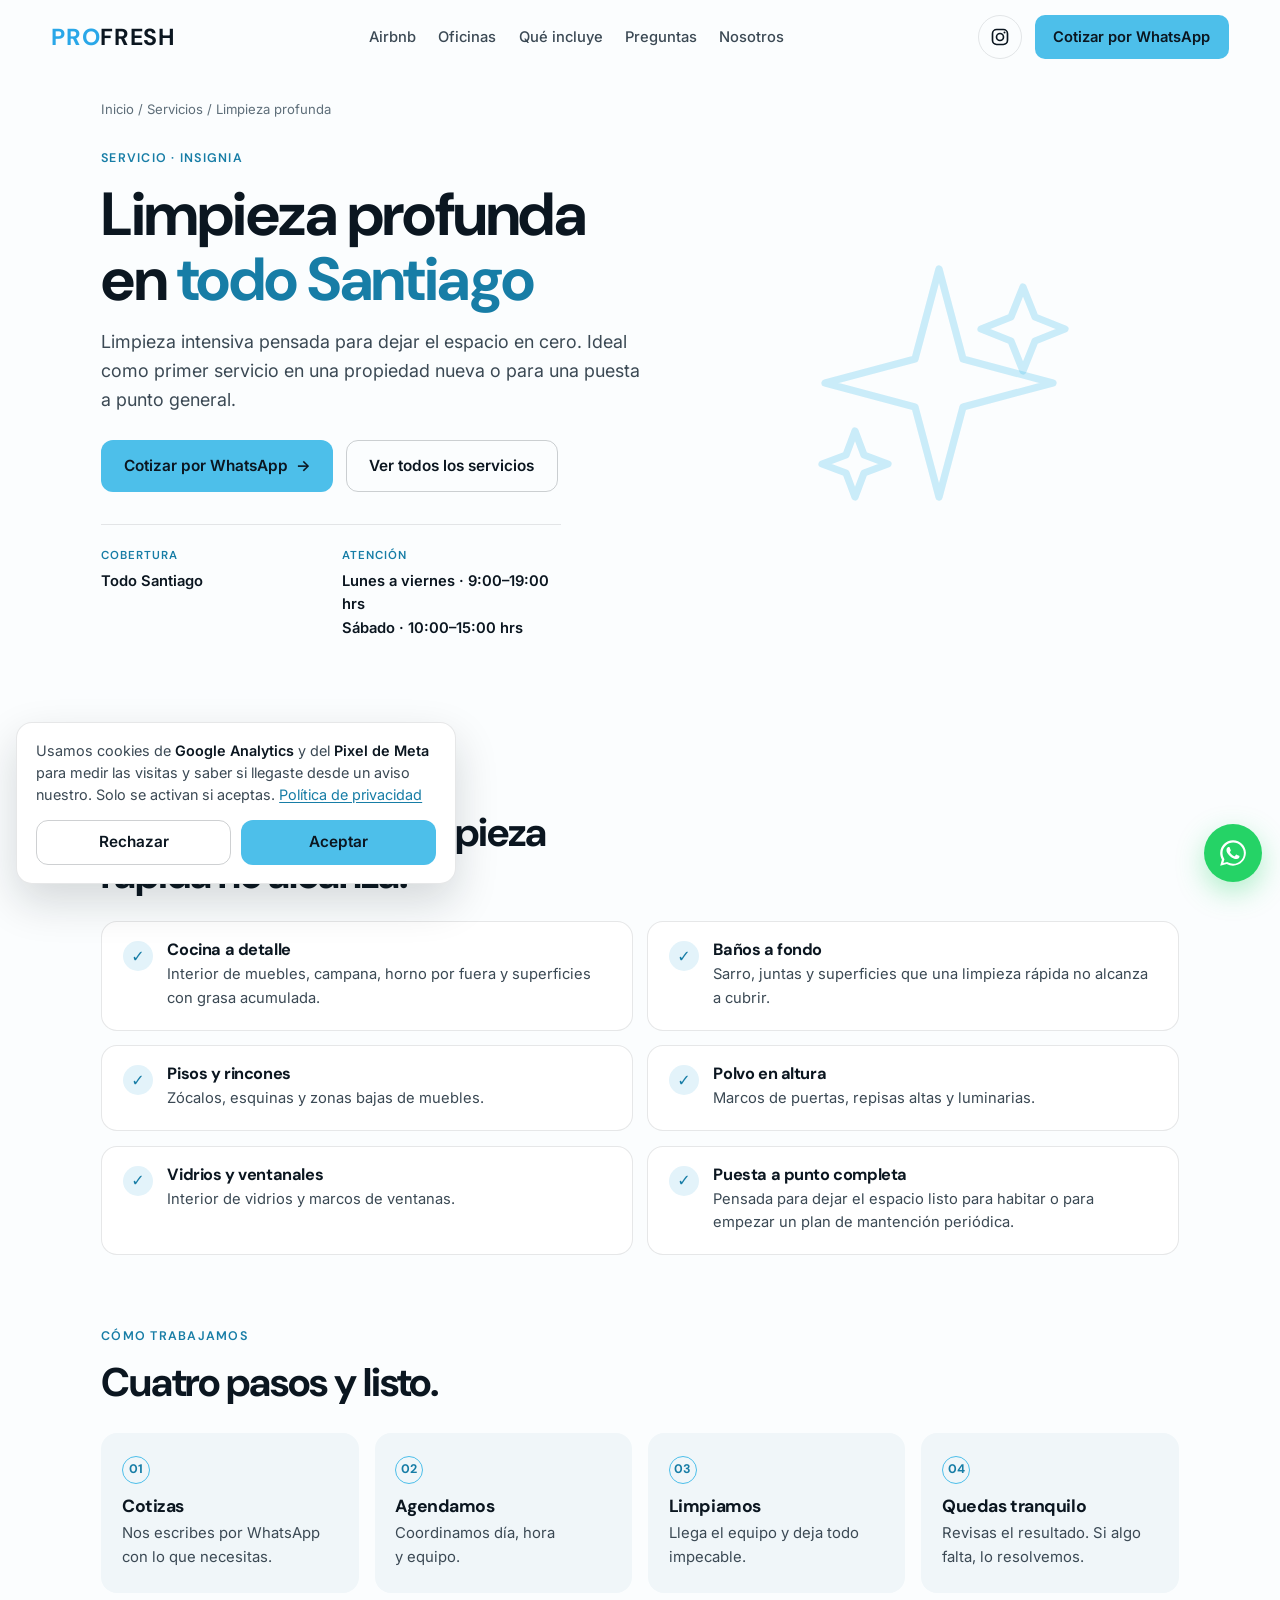
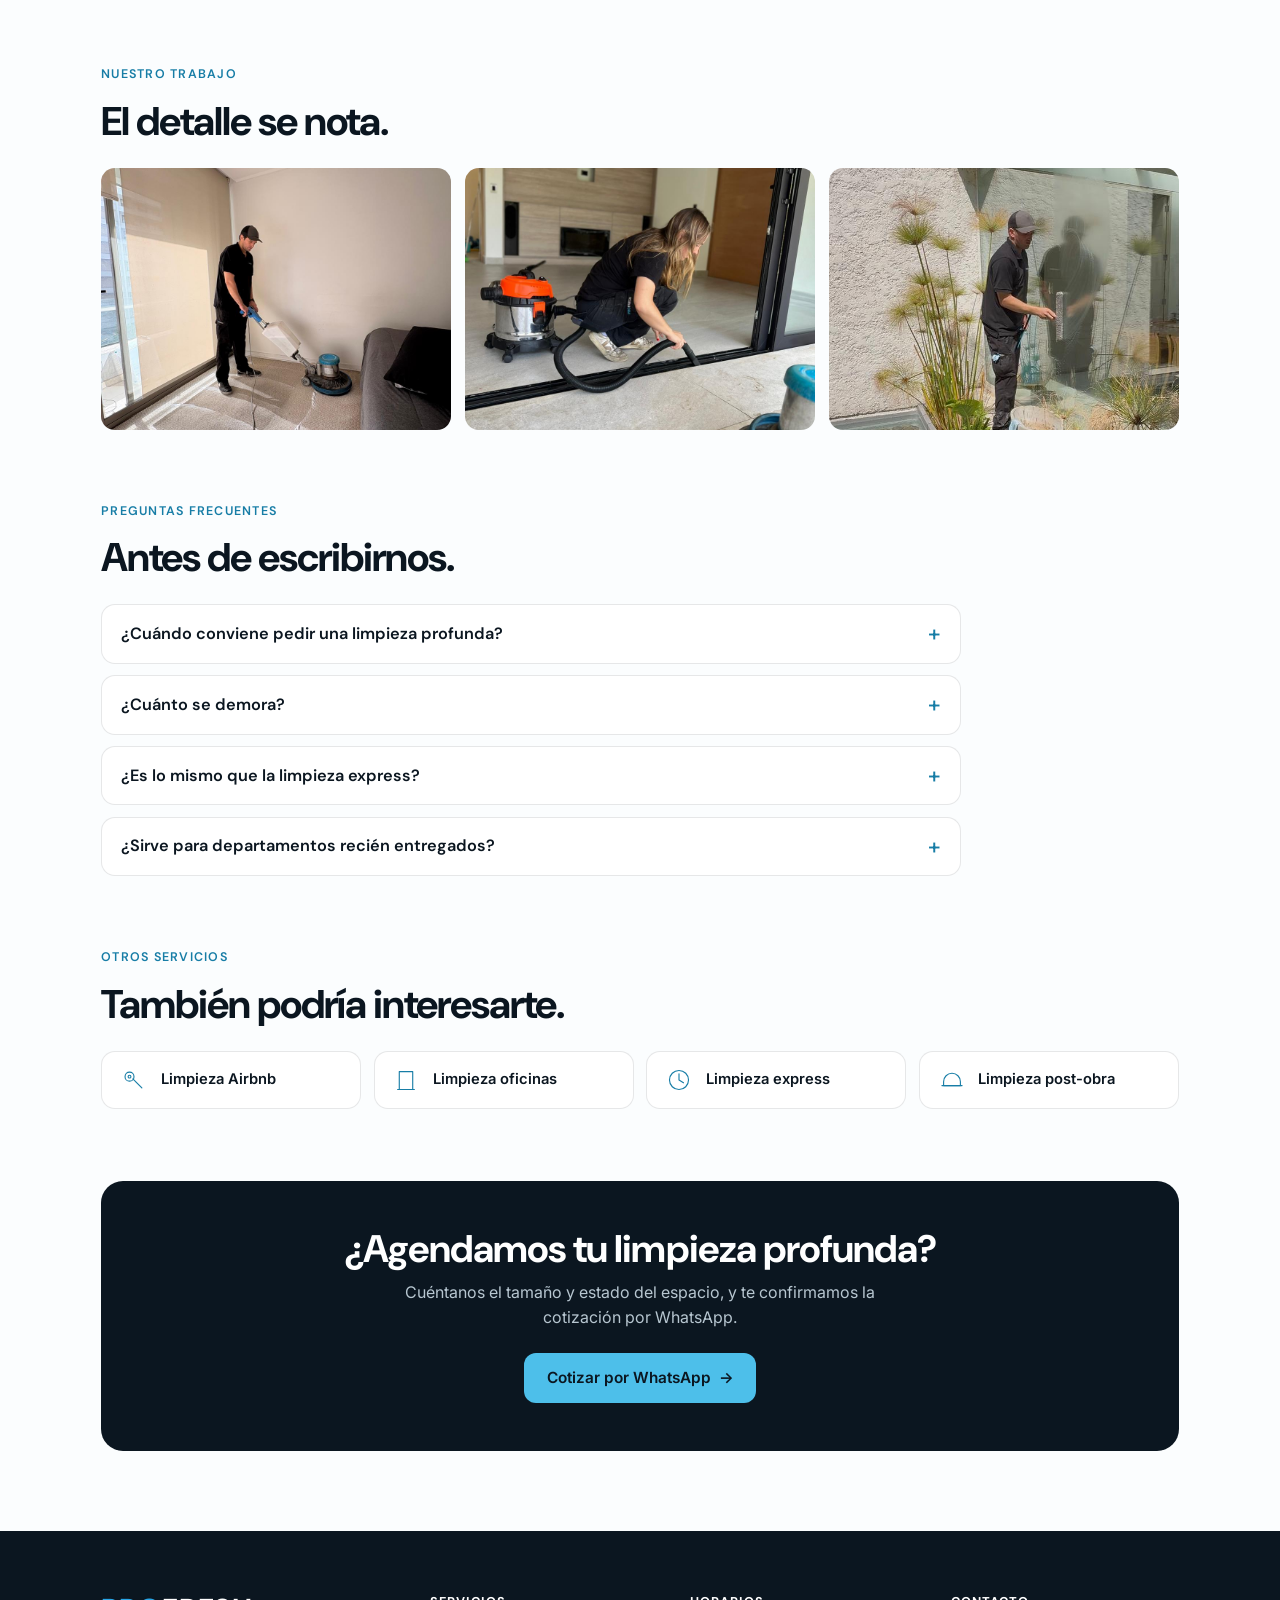
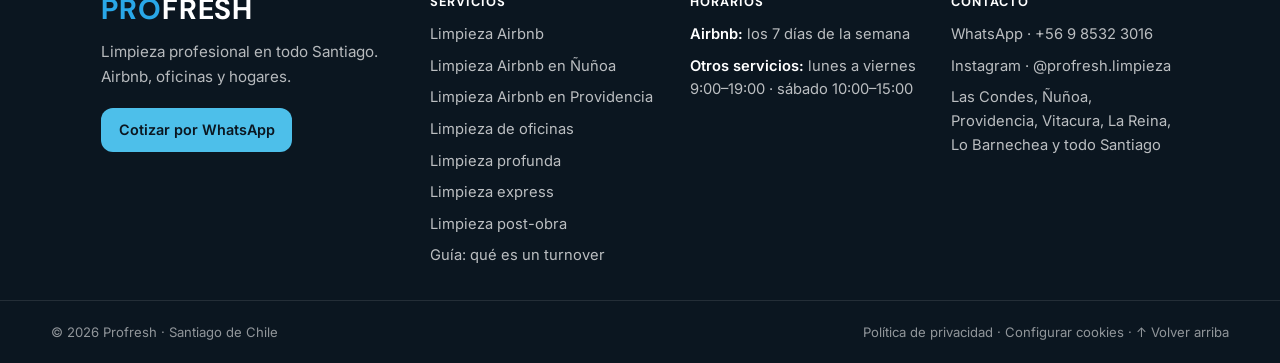
<file: limpieza-profunda.html>
<!DOCTYPE html>
<html lang="es">
<head>
<meta charset="UTF-8" />
<meta name="viewport" content="width=device-width, initial-scale=1.0" />
<title>Limpieza profunda en Santiago · Profresh</title>
<meta name="description" content="Limpieza profunda para dejar tu hogar u oficina en cero: cocina, baños, pisos y polvo en altura. Todo Santiago. Cotiza por WhatsApp." />
<meta name="keywords" content="limpieza profunda Las Condes, limpieza profunda Vitacura, limpieza a fondo departamento, puesta a punto limpieza Santiago" />
<meta name="theme-color" content="#4DBFEA" />
<script>document.documentElement.className += " js";</script>

<link rel="canonical" href="https://profresh.cl/limpieza-profunda" />
<meta property="og:title" content="Limpieza profunda · Profresh · Santiago" />
<meta property="og:description" content="Limpieza intensiva pensada para dejar el espacio en cero. Cotiza por WhatsApp." />
<meta property="og:type" content="website" />
<meta property="og:url" content="https://profresh.cl/limpieza-profunda" />
<meta property="og:image" content="https://profresh.cl/assets/og-portada.jpg" />
<meta property="og:image:width" content="1200" />
<meta property="og:image:height" content="630" />
<meta property="og:locale" content="es_CL" />
<meta property="og:site_name" content="Profresh" />
<meta name="twitter:card" content="summary_large_image" />
<meta name="twitter:title" content="Limpieza profunda · Profresh · Santiago" />
<meta name="twitter:description" content="Limpieza intensiva pensada para dejar el espacio en cero." />
<meta name="twitter:image" content="https://profresh.cl/assets/og-portada.jpg" />

<link rel="icon" href="assets/logo.png" />

<link rel="preconnect" href="https://fonts.googleapis.com">
<link rel="preconnect" href="https://fonts.gstatic.com" crossorigin>
<link rel="stylesheet" href="https://fonts.googleapis.com/css2?family=DM+Sans:opsz,wght@9..40,500;9..40,600;9..40,700&family=Inter:wght@400;500;600&display=swap">

<link rel="stylesheet" href="styles.css?v=20261019a" />

<script type="application/ld+json">
{
  "@context": "https://schema.org",
  "@type": "Service",
  "serviceType": "Limpieza profunda",
  "name": "Limpieza profunda en todo Santiago",
  "description": "Limpieza profunda para dejar tu hogar u oficina en cero: cocina, baños, pisos y polvo en altura.",
  "provider": { "@type": "HouseholdCleaningService", "@id": "https://profresh.cl/#negocio", "name": "Profresh", "telephone": "+56985323016", "url": "https://profresh.cl/" },
  "areaServed": [
    { "@type": "City", "name": "Las Condes" }, { "@type": "City", "name": "Vitacura" },
    { "@type": "City", "name": "Providencia" }, { "@type": "City", "name": "La Reina" },
    { "@type": "City", "name": "Ñuñoa" }, { "@type": "City", "name": "Lo Barnechea" }
  ],
  "url": "https://profresh.cl/limpieza-profunda"
}
</script>
<script type="application/ld+json">
{
  "@context": "https://schema.org",
  "@type": "BreadcrumbList",
  "itemListElement": [
    { "@type": "ListItem", "position": 1, "name": "Inicio", "item": "https://profresh.cl/" },
    { "@type": "ListItem", "position": 2, "name": "Servicios", "item": "https://profresh.cl/#para-quien" },
    { "@type": "ListItem", "position": 3, "name": "Limpieza profunda", "item": "https://profresh.cl/limpieza-profunda" }
  ]
}
</script>
<script type="application/ld+json">
{
  "@context": "https://schema.org",
  "@type": "FAQPage",
  "mainEntity": [
    { "@type": "Question", "name": "¿Cuándo conviene pedir una limpieza profunda?", "acceptedAnswer": { "@type": "Answer", "text": "Como primer servicio al llegar a una propiedad, después de mucho tiempo sin limpieza a fondo, o antes de empezar un plan de mantención periódica." } },
    { "@type": "Question", "name": "¿Cuánto se demora una limpieza profunda?", "acceptedAnswer": { "@type": "Answer", "text": "El tiempo depende del tamaño y estado del espacio; te lo confirmamos al cotizar por WhatsApp." } },
    { "@type": "Question", "name": "¿Es lo mismo que la limpieza express?", "acceptedAnswer": { "@type": "Answer", "text": "No. La limpieza profunda es intensiva y de mayor duración, pensada para dejar el espacio en cero. La limpieza express es más ágil, para mantenerlo al día entre limpiezas profundas." } },
    { "@type": "Question", "name": "¿Sirve para departamentos recién entregados?", "acceptedAnswer": { "@type": "Answer", "text": "Sí, es uno de los usos más comunes: dejar un departamento nuevo listo para habitar, retirando polvo fino y residuos menores." } }
  ]
}
</script>
</head>
<body>

<a class="skip-link" href="#incluye">Saltar al contenido</a>

<a class="wa-float" href="https://wa.me/56985323016?text=Hola%20Profresh%20%F0%9F%91%8B%20Quiero%20cotizar%20una%20limpieza%20profunda." target="_blank" rel="noopener" aria-label="Cotizar por WhatsApp">
  <svg viewBox="0 0 32 32" aria-hidden="true" focusable="false">
    <path d="M16.04 3.2c-7.1 0-12.86 5.76-12.86 12.86 0 2.27.6 4.48 1.73 6.43L3.2 28.8l6.5-1.7a12.8 12.8 0 0 0 6.34 1.62h.01c7.1 0 12.86-5.76 12.86-12.86S23.14 3.2 16.04 3.2Zm0 23.5h-.01a10.6 10.6 0 0 1-5.4-1.48l-.39-.23-3.86 1.01 1.03-3.76-.25-.4a10.63 10.63 0 0 1-1.63-5.65c0-5.88 4.79-10.66 10.67-10.66 2.85 0 5.52 1.11 7.54 3.12a10.6 10.6 0 0 1 3.12 7.55c0 5.88-4.79 10.66-10.66 10.66Zm5.85-7.98c-.32-.16-1.9-.94-2.2-1.05-.3-.11-.51-.16-.73.16-.21.32-.83 1.05-1.02 1.26-.19.21-.37.24-.69.08-.32-.16-1.36-.5-2.58-1.6-.96-.85-1.6-1.9-1.79-2.22-.19-.32-.02-.5.14-.66.15-.14.32-.37.48-.56.16-.19.21-.32.32-.53.11-.21.05-.4-.03-.56-.08-.16-.73-1.75-1-2.4-.26-.63-.53-.54-.73-.55l-.62-.01c-.21 0-.56.08-.85.4-.29.32-1.11 1.09-1.11 2.65 0 1.56 1.14 3.07 1.3 3.28.16.21 2.25 3.43 5.45 4.81.76.33 1.36.52 1.82.67.77.24 1.46.21 2.01.13.61-.09 1.9-.78 2.17-1.53.27-.75.27-1.4.19-1.53-.08-.13-.29-.21-.61-.37Z"/>
  </svg>
  <span class="wa-float-text">Cotiza por WhatsApp</span>
</a>

<header class="nav" data-nav>
  <a class="nav-logo" href="/" aria-label="Profresh — inicio">
    <span class="logo-word"><b>PRO</b>FRESH</span>
  </a>
  <nav class="nav-links" aria-label="Principal">
    <a href="/limpieza-airbnb">Airbnb</a>
    <a href="/limpieza-oficinas">Oficinas</a>
    <a href="#incluye">Qué incluye</a>
    <a href="#faq">Preguntas</a>
    <a href="/#nosotros">Nosotros</a>
  </nav>
  <div class="nav-actions">
    <a class="nav-ig" href="https://instagram.com/profresh.limpieza" target="_blank" rel="noopener" aria-label="Síguenos en Instagram">
      <svg viewBox="0 0 24 24" aria-hidden="true"><rect x="3" y="3" width="18" height="18" rx="5"/><circle cx="12" cy="12" r="4.2"/><circle cx="17.4" cy="6.6" r="1.2" fill="currentColor" stroke="none"/></svg>
    </a>
    <a class="nav-cta" href="https://wa.me/56985323016?text=Hola%20Profresh%20%F0%9F%91%8B%20Quiero%20cotizar%20una%20limpieza%20profunda." target="_blank" rel="noopener">Cotizar por WhatsApp</a>
  </div>
  <button class="nav-burger" data-burger aria-label="Abrir menú" aria-expanded="false"><span></span><span></span></button>
</header>

<main id="top">

<p class="breadcrumb"><a href="/">Inicio</a> / <a href="/#para-quien">Servicios</a> / Limpieza profunda</p>

<section class="svc-page-hero">
  <div>
    <p class="eyebrow reveal" data-reveal>SERVICIO · INSIGNIA</p>
    <h1 class="svc-page-title reveal" data-reveal>Limpieza profunda en <em>todo Santiago</em></h1>
    <p class="lead svc-page-lead reveal" data-reveal>Limpieza intensiva pensada para dejar el espacio en cero. Ideal como primer servicio en una propiedad nueva o para una puesta a punto general.</p>
    <div class="svc-page-cta reveal" data-reveal>
      <a class="btn btn-primary" href="https://wa.me/56985323016?text=Hola%20Profresh%20%F0%9F%91%8B%20Quiero%20cotizar%20una%20limpieza%20profunda." target="_blank" rel="noopener">Cotizar por WhatsApp <span class="btn-arrow">→</span></a>
      <a class="btn btn-ghost" href="/#para-quien">Ver todos los servicios</a>
    </div>
    <dl class="svc-page-meta reveal" data-reveal>
      <div><dt>Cobertura</dt><dd>Todo Santiago</dd></div>
      <div><dt>Atención</dt><dd>Lunes a viernes · 9:00–19:00 hrs<br>Sábado · 10:00–15:00 hrs</dd></div>
    </dl>
  </div>
  <div class="svc-page-icon-wrap reveal" data-reveal aria-hidden="true">
    <svg viewBox="0 0 100 100" fill="none"><path d="M50 8 L58 38 L88 46 L58 54 L50 84 L42 54 L12 46 L42 38 Z"/><path d="M78 14 L82 24 L92 28 L82 32 L78 42 L74 32 L64 28 L74 24 Z"/><path d="M22 62 L25 70 L33 73 L25 76 L22 84 L19 76 L11 73 L19 70 Z"/></svg>
  </div>
</section>

<section class="svc-section" id="incluye">
  <div class="svc-section-head">
    <p class="eyebrow reveal" data-reveal>QUÉ INCLUYE</p>
    <h2 class="svc-section-title reveal" data-reveal>El detalle que una limpieza rápida no alcanza.</h2>
  </div>
  <div class="svc-includes-list">
    <div class="svc-includes-item reveal" data-reveal><span class="svc-includes-check">✓</span><div><h3>Cocina a detalle</h3><p>Interior de muebles, campana, horno por fuera y superficies con grasa acumulada.</p></div></div>
    <div class="svc-includes-item reveal" data-reveal><span class="svc-includes-check">✓</span><div><h3>Baños a fondo</h3><p>Sarro, juntas y superficies que una limpieza rápida no alcanza a cubrir.</p></div></div>
    <div class="svc-includes-item reveal" data-reveal><span class="svc-includes-check">✓</span><div><h3>Pisos y rincones</h3><p>Zócalos, esquinas y zonas bajas de muebles.</p></div></div>
    <div class="svc-includes-item reveal" data-reveal><span class="svc-includes-check">✓</span><div><h3>Polvo en altura</h3><p>Marcos de puertas, repisas altas y luminarias.</p></div></div>
    <div class="svc-includes-item reveal" data-reveal><span class="svc-includes-check">✓</span><div><h3>Vidrios y ventanales</h3><p>Interior de vidrios y marcos de ventanas.</p></div></div>
    <div class="svc-includes-item reveal" data-reveal><span class="svc-includes-check">✓</span><div><h3>Puesta a punto completa</h3><p>Pensada para dejar el espacio listo para habitar o para empezar un plan de mantención periódica.</p></div></div>
  </div>
</section>

<section class="svc-section" id="proceso">
  <div class="svc-section-head">
    <p class="eyebrow reveal" data-reveal>CÓMO TRABAJAMOS</p>
    <h2 class="svc-section-title reveal" data-reveal>Cuatro pasos y listo.</h2>
  </div>
  <div class="process-row">
    <div class="step reveal" data-reveal><span class="step-n">01</span><h3>Cotizas</h3><p>Nos escribes por WhatsApp con lo que necesitas.</p></div>
    <div class="step reveal" data-reveal><span class="step-n">02</span><h3>Agendamos</h3><p>Coordinamos día, hora y equipo.</p></div>
    <div class="step reveal" data-reveal><span class="step-n">03</span><h3>Limpiamos</h3><p>Llega el equipo y deja todo impecable.</p></div>
    <div class="step reveal" data-reveal><span class="step-n">04</span><h3>Quedas tranquilo</h3><p>Revisas el resultado. Si algo falta, lo resolvemos.</p></div>
  </div>
</section>

<section class="svc-section">
  <div class="svc-section-head">
    <p class="eyebrow reveal" data-reveal>NUESTRO TRABAJO</p>
    <h2 class="svc-section-title reveal" data-reveal>El detalle se nota.</h2>
  </div>
  <div class="svc-gallery-grid">
    <img class="reveal" data-reveal src="assets/img/limpieza-profunda-alfombra-departamento.jpg" alt="Limpieza profunda de alfombra en departamento en Santiago" loading="lazy" decoding="async">
    <img class="reveal" data-reveal src="assets/img/limpieza-profunda-rieles-living.jpg" alt="Limpieza profunda de rieles y pisos en un living recién entregado" loading="lazy" decoding="async">
    <img class="reveal" data-reveal src="assets/img/limpieza-vidrios-ventanales-casa.jpg" alt="Limpieza de vidrios y ventanales en casa de Profresh" loading="lazy" decoding="async">
  </div>
</section>

<section class="svc-section" id="faq">
  <div class="svc-section-head">
    <p class="eyebrow reveal" data-reveal>PREGUNTAS FRECUENTES</p>
    <h2 class="svc-section-title reveal" data-reveal>Antes de escribirnos.</h2>
  </div>
  <div class="faq-list">
    <details class="faq-item reveal" data-reveal><summary>¿Cuándo conviene pedir una limpieza profunda?</summary><p>Como primer servicio al llegar a una propiedad, después de mucho tiempo sin limpieza a fondo, o antes de empezar un plan de mantención periódica.</p></details>
    <details class="faq-item reveal" data-reveal><summary>¿Cuánto se demora?</summary><p>El tiempo depende del tamaño y estado del espacio; te lo confirmamos al cotizar por WhatsApp.</p></details>
    <details class="faq-item reveal" data-reveal><summary>¿Es lo mismo que la limpieza express?</summary><p>No. La limpieza profunda es intensiva y de mayor duración, pensada para dejar el espacio en cero. La limpieza express es más ágil, para mantenerlo al día entre limpiezas profundas.</p></details>
    <details class="faq-item reveal" data-reveal><summary>¿Sirve para departamentos recién entregados?</summary><p>Sí, es uno de los usos más comunes: dejar un departamento nuevo listo para habitar, retirando polvo fino y residuos menores.</p></details>
  </div>
</section>

<section class="svc-section">
  <div class="svc-section-head">
    <p class="eyebrow reveal" data-reveal>OTROS SERVICIOS</p>
    <h2 class="svc-section-title reveal" data-reveal>También podría interesarte.</h2>
  </div>
  <div class="svc-related-grid">
    <a class="svc-related-card reveal" data-reveal href="/limpieza-airbnb"><svg viewBox="0 0 100 100"><circle cx="34" cy="38" r="16"/><circle cx="34" cy="38" r="5"/><path d="M46 46 L78 78"/></svg><span>Limpieza Airbnb</span></a>
    <a class="svc-related-card reveal" data-reveal href="/limpieza-oficinas"><svg viewBox="0 0 100 100"><rect x="26" y="20" width="48" height="64"/><line x1="20" y1="84" x2="80" y2="84"/></svg><span>Limpieza oficinas</span></a>
    <a class="svc-related-card reveal" data-reveal href="/limpieza-express"><svg viewBox="0 0 100 100"><circle cx="50" cy="50" r="34"/><polyline points="50 28 50 50 66 60"/></svg><span>Limpieza express</span></a>
    <a class="svc-related-card reveal" data-reveal href="/limpieza-post-obra"><svg viewBox="0 0 100 100"><path d="M20 70 L20 56 A30 30 0 0 1 80 56 L80 70 Z"/><line x1="14" y1="70" x2="86" y2="70"/></svg><span>Limpieza post-obra</span></a>
  </div>
</section>

<div class="svc-closing"><div class="svc-closing-box reveal" data-reveal>
  <h2>¿Agendamos tu limpieza profunda?</h2>
  <p>Cuéntanos el tamaño y estado del espacio, y te confirmamos la cotización por WhatsApp.</p>
  <a class="btn btn-primary" href="https://wa.me/56985323016?text=Hola%20Profresh%20%F0%9F%91%8B%20Quiero%20cotizar%20una%20limpieza%20profunda." target="_blank" rel="noopener">Cotizar por WhatsApp <span class="btn-arrow">→</span></a>
</div></div>

</main>

<footer class="footer">
  <div class="footer-grid">
    <div class="footer-col">
      <span class="logo-word logo-word-foot"><b>PRO</b>FRESH</span>
      <p class="footer-about">Limpieza profesional en todo Santiago. Airbnb, oficinas y hogares.</p>
      <a class="btn btn-primary btn-sm" href="https://wa.me/56985323016?text=Hola%20Profresh%20%F0%9F%91%8B%20Quiero%20cotizar%20un%20servicio%20de%20limpieza." target="_blank" rel="noopener">Cotizar por WhatsApp</a>
    </div>
    <div class="footer-col">
      <h4>Servicios</h4>
      <ul class="footer-links">
        <li><a href="/limpieza-airbnb">Limpieza Airbnb</a></li>
        <li><a href="/limpieza-airbnb-nunoa">Limpieza Airbnb en Ñuñoa</a></li>
        <li><a href="/limpieza-airbnb-providencia">Limpieza Airbnb en Providencia</a></li>
        <li><a href="/limpieza-oficinas">Limpieza de oficinas</a></li>
        <li><a href="/limpieza-profunda">Limpieza profunda</a></li>
        <li><a href="/limpieza-express">Limpieza express</a></li>
        <li><a href="/limpieza-post-obra">Limpieza post-obra</a></li>
        <li><a href="/que-es-un-turnover-airbnb">Guía: qué es un turnover</a></li>
      </ul>
    </div>
    <div class="footer-col">
      <h4>Horarios</h4>
      <ul class="footer-links">
        <li><b>Airbnb:</b> los 7 días de la semana</li>
        <li><b>Otros servicios:</b> lunes a viernes 9:00–19:00 · sábado 10:00–15:00</li>
      </ul>
    </div>
    <div class="footer-col">
      <h4>Contacto</h4>
      <ul class="footer-links">
        <li><a href="https://wa.me/56985323016?text=Hola%20Profresh%20%F0%9F%91%8B%20Quiero%20cotizar%20un%20servicio%20de%20limpieza." target="_blank" rel="noopener">WhatsApp · +56 9 8532 3016</a></li>
        <li><a href="https://instagram.com/profresh.limpieza" target="_blank" rel="noopener">Instagram · @profresh.limpieza</a></li>
        <li>Las Condes, Ñuñoa, Providencia, Vitacura, La Reina, Lo Barnechea y todo Santiago</li>
      </ul>
    </div>
  </div>
  <div class="footer-legal">
    <span>© 2026 Profresh · Santiago de Chile</span>
    <span><a href="/privacidad">Política de privacidad</a> · <a href="/privacidad#cookies" data-cookies-config>Configurar cookies</a> · <a href="#top">↑ Volver arriba</a></span>
  </div>
</footer>

<script defer src="main.js?v=20260910c"></script>
<script defer src="lib/consentimiento.js?v=20261019a"></script>
<script defer src="lib/analytics.js?v=20261019a"></script>
<script defer src="lib/meta-pixel.js?v=20261019a"></script>
</body>
</html>
</file>
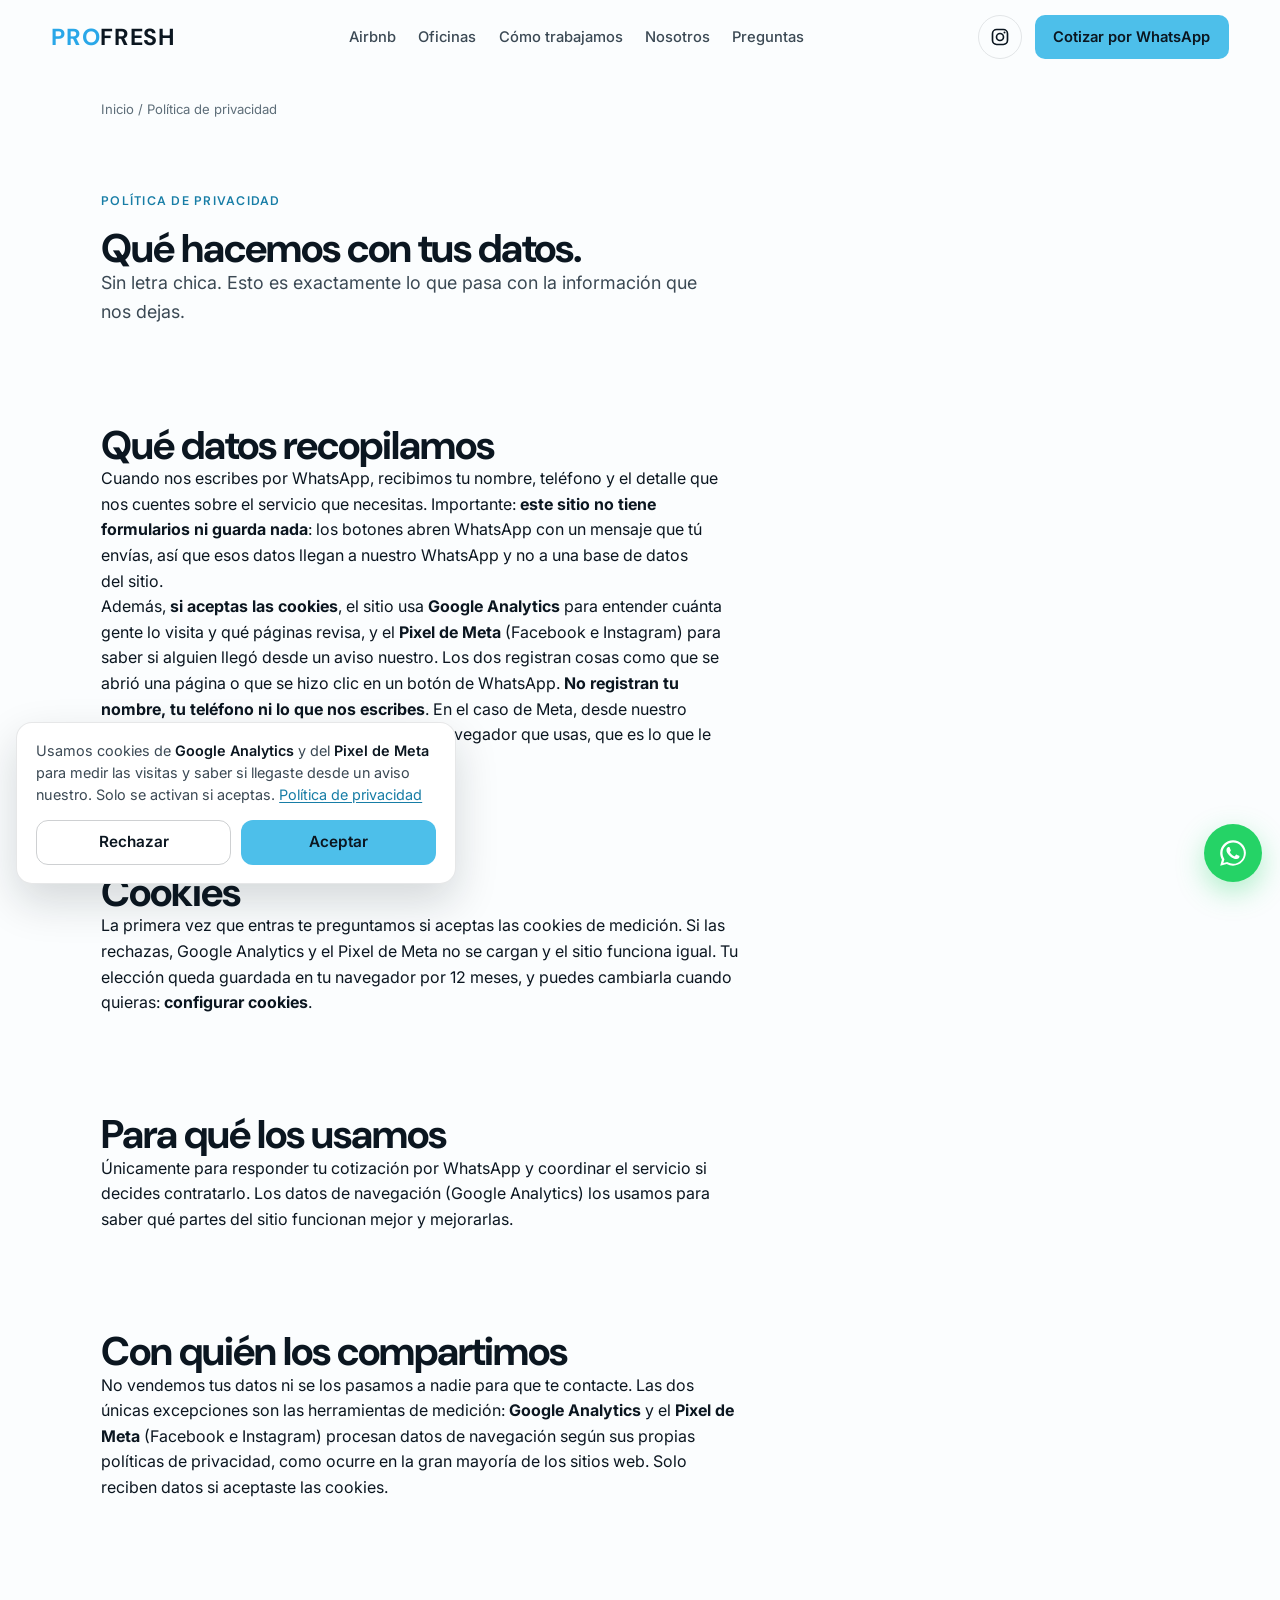
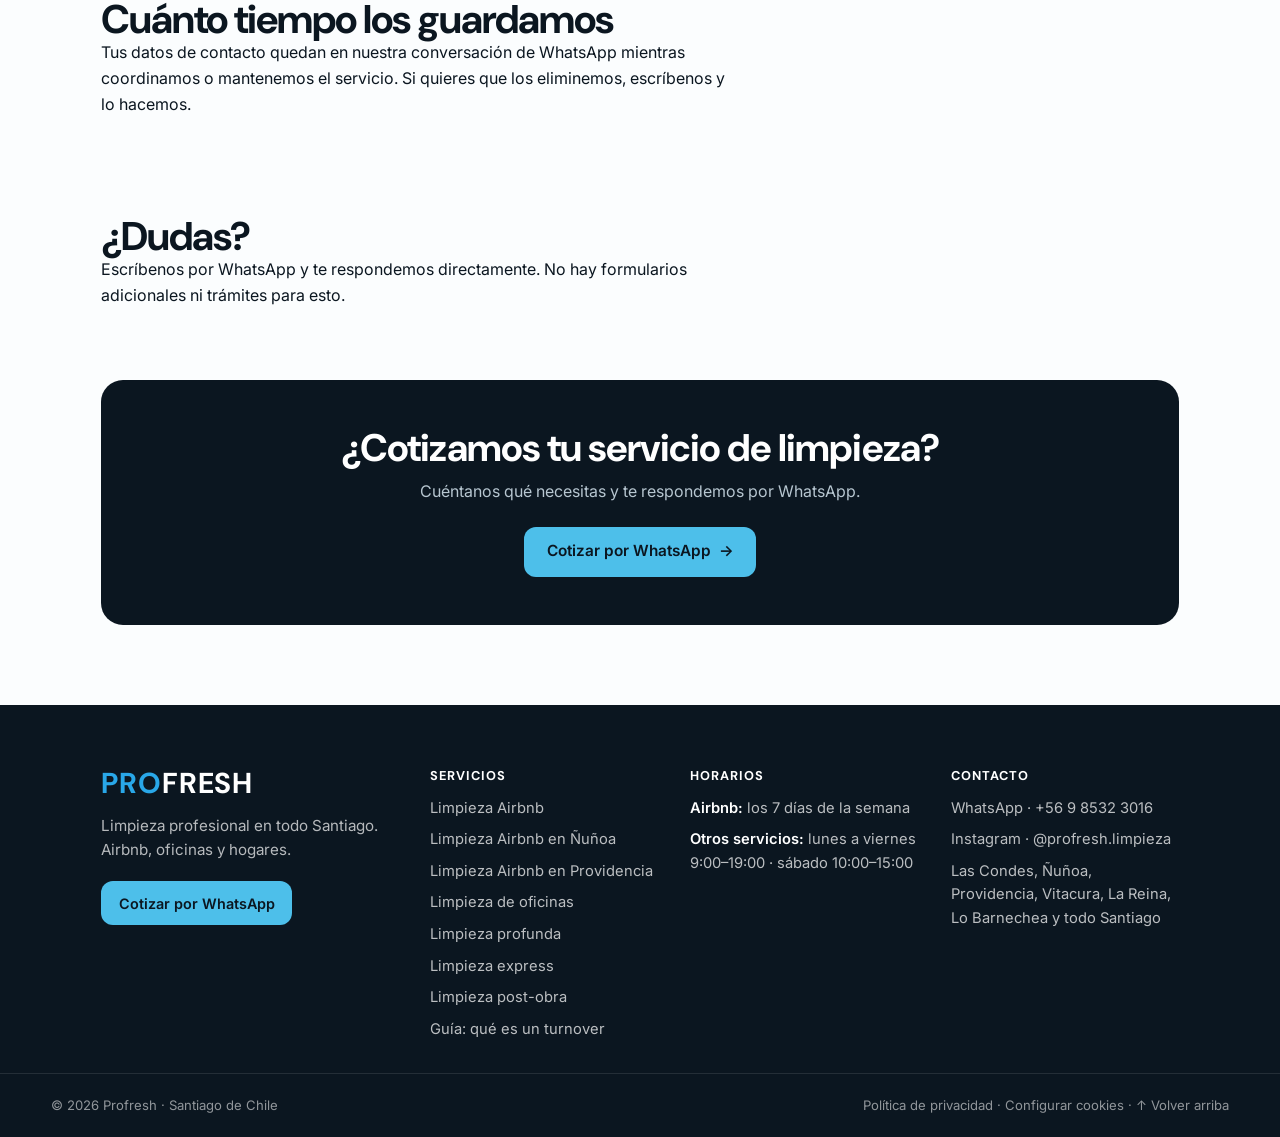
<file: privacidad.html>
<!DOCTYPE html>
<html lang="es">
<head>
<meta charset="UTF-8" />
<meta name="viewport" content="width=device-width, initial-scale=1.0" />
<title>Política de Privacidad · Profresh</title>
<meta name="description" content="Cómo Profresh usa los datos que nos mandas por WhatsApp y los que recoge el sitio. Sin letra chica, sin venta de datos a terceros." />
<meta name="robots" content="noindex, follow" />
<meta name="theme-color" content="#4DBFEA" />
<script>document.documentElement.className += " js";</script>

<link rel="canonical" href="https://profresh.cl/privacidad" />

<script type="application/ld+json">
{
  "@context": "https://schema.org",
  "@type": "WebPage",
  "name": "Política de Privacidad",
  "url": "https://profresh.cl/privacidad",
  "description": "Cómo Profresh usa los datos que nos mandas por WhatsApp y los que recoge el sitio.",
  "inLanguage": "es-CL",
  "isPartOf": { "@type": "WebSite", "name": "Profresh", "url": "https://profresh.cl/" },
  "publisher": { "@type": "Organization", "name": "Profresh", "url": "https://profresh.cl/" },
  "breadcrumb": {
    "@type": "BreadcrumbList",
    "itemListElement": [
      { "@type": "ListItem", "position": 1, "name": "Inicio", "item": "https://profresh.cl/" },
      { "@type": "ListItem", "position": 2, "name": "Política de Privacidad", "item": "https://profresh.cl/privacidad" }
    ]
  }
}
</script>

<link rel="icon" href="assets/logo.png" />

<link rel="preconnect" href="https://fonts.googleapis.com">
<link rel="preconnect" href="https://fonts.gstatic.com" crossorigin>
<link rel="stylesheet" href="https://fonts.googleapis.com/css2?family=DM+Sans:opsz,wght@9..40,500;9..40,600;9..40,700&family=Inter:wght@400;500;600&display=swap">

<link rel="stylesheet" href="styles.css?v=20261019a" />
</head>
<body>

<a class="skip-link" href="#contenido">Saltar al contenido</a>

<a class="wa-float" href="https://wa.me/56985323016?text=Hola%20Profresh%20%F0%9F%91%8B%20Quiero%20cotizar%20un%20servicio%20de%20limpieza." target="_blank" rel="noopener" aria-label="Cotizar por WhatsApp">
  <svg viewBox="0 0 32 32" aria-hidden="true" focusable="false">
    <path d="M16.04 3.2c-7.1 0-12.86 5.76-12.86 12.86 0 2.27.6 4.48 1.73 6.43L3.2 28.8l6.5-1.7a12.8 12.8 0 0 0 6.34 1.62h.01c7.1 0 12.86-5.76 12.86-12.86S23.14 3.2 16.04 3.2Zm0 23.5h-.01a10.6 10.6 0 0 1-5.4-1.48l-.39-.23-3.86 1.01 1.03-3.76-.25-.4a10.63 10.63 0 0 1-1.63-5.65c0-5.88 4.79-10.66 10.67-10.66 2.85 0 5.52 1.11 7.54 3.12a10.6 10.6 0 0 1 3.12 7.55c0 5.88-4.79 10.66-10.66 10.66Zm5.85-7.98c-.32-.16-1.9-.94-2.2-1.05-.3-.11-.51-.16-.73.16-.21.32-.83 1.05-1.02 1.26-.19.21-.37.24-.69.08-.32-.16-1.36-.5-2.58-1.6-.96-.85-1.6-1.9-1.79-2.22-.19-.32-.02-.5.14-.66.15-.14.32-.37.48-.56.16-.19.21-.32.32-.53.11-.21.05-.4-.03-.56-.08-.16-.73-1.75-1-2.4-.26-.63-.53-.54-.73-.55l-.62-.01c-.21 0-.56.08-.85.4-.29.32-1.11 1.09-1.11 2.65 0 1.56 1.14 3.07 1.3 3.28.16.21 2.25 3.43 5.45 4.81.76.33 1.36.52 1.82.67.77.24 1.46.21 2.01.13.61-.09 1.9-.78 2.17-1.53.27-.75.27-1.4.19-1.53-.08-.13-.29-.21-.61-.37Z"/>
  </svg>
  <span class="wa-float-text">Cotiza por WhatsApp</span>
</a>

<header class="nav" data-nav>
  <a class="nav-logo" href="/" aria-label="Profresh — inicio">
    <span class="logo-word"><b>PRO</b>FRESH</span>
  </a>
  <nav class="nav-links" aria-label="Principal">
    <a href="/limpieza-airbnb">Airbnb</a>
    <a href="/limpieza-oficinas">Oficinas</a>
    <a href="/#como-trabajamos">Cómo trabajamos</a>
    <a href="/#nosotros">Nosotros</a>
    <a href="/#faq">Preguntas</a>
  </nav>
  <div class="nav-actions">
    <a class="nav-ig" href="https://instagram.com/profresh.limpieza" target="_blank" rel="noopener" aria-label="Síguenos en Instagram">
      <svg viewBox="0 0 24 24" aria-hidden="true"><rect x="3" y="3" width="18" height="18" rx="5"/><circle cx="12" cy="12" r="4.2"/><circle cx="17.4" cy="6.6" r="1.2" fill="currentColor" stroke="none"/></svg>
    </a>
    <a class="nav-cta" href="https://wa.me/56985323016?text=Hola%20Profresh%20%F0%9F%91%8B%20Quiero%20cotizar%20un%20servicio%20de%20limpieza." target="_blank" rel="noopener">Cotizar por WhatsApp</a>
  </div>
  <button class="nav-burger" data-burger aria-label="Abrir menú" aria-expanded="false"><span></span><span></span></button>
</header>

<main id="top">

<p class="breadcrumb"><a href="/">Inicio</a> / Política de privacidad</p>

<section class="svc-section" id="contenido">
  <div class="svc-section-head">
    <p class="eyebrow reveal" data-reveal>POLÍTICA DE PRIVACIDAD</p>
    <h1 class="svc-section-title reveal" data-reveal>Qué hacemos con tus datos.</h1>
    <p class="lead reveal" data-reveal>Sin letra chica. Esto es exactamente lo que pasa con la información que nos dejas.</p>
  </div>
</section>

<section class="svc-section">
  <div class="svc-section-head">
    <h2 class="svc-section-title reveal" data-reveal>Qué datos recopilamos</h2>
    <p class="reveal" data-reveal>Cuando nos escribes por WhatsApp, recibimos tu nombre, teléfono y el detalle que nos cuentes sobre el servicio que necesitas. Importante: <strong>este sitio no tiene formularios ni guarda nada</strong>: los botones abren WhatsApp con un mensaje que tú envías, así que esos datos llegan a nuestro WhatsApp y no a una base de datos del sitio.</p>
    <p class="reveal" data-reveal>Además, <strong>si aceptas las cookies</strong>, el sitio usa <strong>Google Analytics</strong> para entender cuánta gente lo visita y qué páginas revisa, y el <strong>Pixel de Meta</strong> (Facebook e Instagram) para saber si alguien llegó desde un aviso nuestro. Los dos registran cosas como que se abrió una página o que se hizo clic en un botón de WhatsApp. <strong>No registran tu nombre, tu teléfono ni lo que nos escribes</strong>. En el caso de Meta, desde nuestro servidor se envía también tu dirección IP y el navegador que usas, que es lo que le permite reconocer la visita.</p>
  </div>
</section>

<section class="svc-section" id="cookies">
  <div class="svc-section-head">
    <h2 class="svc-section-title reveal" data-reveal>Cookies</h2>
    <p class="reveal" data-reveal>La primera vez que entras te preguntamos si aceptas las cookies de medición. Si las rechazas, Google Analytics y el Pixel de Meta no se cargan y el sitio funciona igual. Tu elección queda guardada en tu navegador por 12 meses, y puedes cambiarla cuando quieras: <a href="#cookies" data-cookies-config><strong>configurar cookies</strong></a>.</p>
  </div>
</section>

<section class="svc-section">
  <div class="svc-section-head">
    <h2 class="svc-section-title reveal" data-reveal>Para qué los usamos</h2>
    <p class="reveal" data-reveal>Únicamente para responder tu cotización por WhatsApp y coordinar el servicio si decides contratarlo. Los datos de navegación (Google Analytics) los usamos para saber qué partes del sitio funcionan mejor y mejorarlas.</p>
  </div>
</section>

<section class="svc-section">
  <div class="svc-section-head">
    <h2 class="svc-section-title reveal" data-reveal>Con quién los compartimos</h2>
    <p class="reveal" data-reveal>No vendemos tus datos ni se los pasamos a nadie para que te contacte. Las dos únicas excepciones son las herramientas de medición: <strong>Google Analytics</strong> y el <strong>Pixel de Meta</strong> (Facebook e Instagram) procesan datos de navegación según sus propias políticas de privacidad, como ocurre en la gran mayoría de los sitios web. Solo reciben datos si aceptaste las cookies.</p>
  </div>
</section>

<section class="svc-section">
  <div class="svc-section-head">
    <h2 class="svc-section-title reveal" data-reveal>Cuánto tiempo los guardamos</h2>
    <p class="reveal" data-reveal>Tus datos de contacto quedan en nuestra conversación de WhatsApp mientras coordinamos o mantenemos el servicio. Si quieres que los eliminemos, escríbenos y lo hacemos.</p>
  </div>
</section>

<section class="svc-section">
  <div class="svc-section-head">
    <h2 class="svc-section-title reveal" data-reveal>¿Dudas?</h2>
    <p class="reveal" data-reveal>Escríbenos por WhatsApp y te respondemos directamente. No hay formularios adicionales ni trámites para esto.</p>
  </div>
</section>

<div class="svc-closing"><div class="svc-closing-box reveal" data-reveal>
  <h2>¿Cotizamos tu servicio de limpieza?</h2>
  <p>Cuéntanos qué necesitas y te respondemos por WhatsApp.</p>
  <a class="btn btn-primary" href="https://wa.me/56985323016?text=Hola%20Profresh%20%F0%9F%91%8B%20Quiero%20cotizar%20un%20servicio%20de%20limpieza." target="_blank" rel="noopener">Cotizar por WhatsApp <span class="btn-arrow">→</span></a>
</div></div>

</main>

<footer class="footer">
  <div class="footer-grid">
    <div class="footer-col">
      <span class="logo-word logo-word-foot"><b>PRO</b>FRESH</span>
      <p class="footer-about">Limpieza profesional en todo Santiago. Airbnb, oficinas y hogares.</p>
      <a class="btn btn-primary btn-sm" href="https://wa.me/56985323016?text=Hola%20Profresh%20%F0%9F%91%8B%20Quiero%20cotizar%20un%20servicio%20de%20limpieza." target="_blank" rel="noopener">Cotizar por WhatsApp</a>
    </div>
    <div class="footer-col">
      <h4>Servicios</h4>
      <ul class="footer-links">
        <li><a href="/limpieza-airbnb">Limpieza Airbnb</a></li>
        <li><a href="/limpieza-airbnb-nunoa">Limpieza Airbnb en Ñuñoa</a></li>
        <li><a href="/limpieza-airbnb-providencia">Limpieza Airbnb en Providencia</a></li>
        <li><a href="/limpieza-oficinas">Limpieza de oficinas</a></li>
        <li><a href="/limpieza-profunda">Limpieza profunda</a></li>
        <li><a href="/limpieza-express">Limpieza express</a></li>
        <li><a href="/limpieza-post-obra">Limpieza post-obra</a></li>
        <li><a href="/que-es-un-turnover-airbnb">Guía: qué es un turnover</a></li>
      </ul>
    </div>
    <div class="footer-col">
      <h4>Horarios</h4>
      <ul class="footer-links">
        <li><b>Airbnb:</b> los 7 días de la semana</li>
        <li><b>Otros servicios:</b> lunes a viernes 9:00–19:00 · sábado 10:00–15:00</li>
      </ul>
    </div>
    <div class="footer-col">
      <h4>Contacto</h4>
      <ul class="footer-links">
        <li><a href="https://wa.me/56985323016?text=Hola%20Profresh%20%F0%9F%91%8B%20Quiero%20cotizar%20un%20servicio%20de%20limpieza." target="_blank" rel="noopener">WhatsApp · +56 9 8532 3016</a></li>
        <li><a href="https://instagram.com/profresh.limpieza" target="_blank" rel="noopener">Instagram · @profresh.limpieza</a></li>
        <li>Las Condes, Ñuñoa, Providencia, Vitacura, La Reina, Lo Barnechea y todo Santiago</li>
      </ul>
    </div>
  </div>
  <div class="footer-legal">
    <span>© 2026 Profresh · Santiago de Chile</span>
    <span><a href="/privacidad">Política de privacidad</a> · <a href="/privacidad#cookies" data-cookies-config>Configurar cookies</a> · <a href="#top">↑ Volver arriba</a></span>
  </div>
</footer>

<script defer src="main.js?v=20260910c"></script>
<script defer src="lib/consentimiento.js?v=20261019a"></script>
<script defer src="lib/analytics.js?v=20261019a"></script>
<script defer src="lib/meta-pixel.js?v=20261019a"></script>
</body>
</html>
</file>
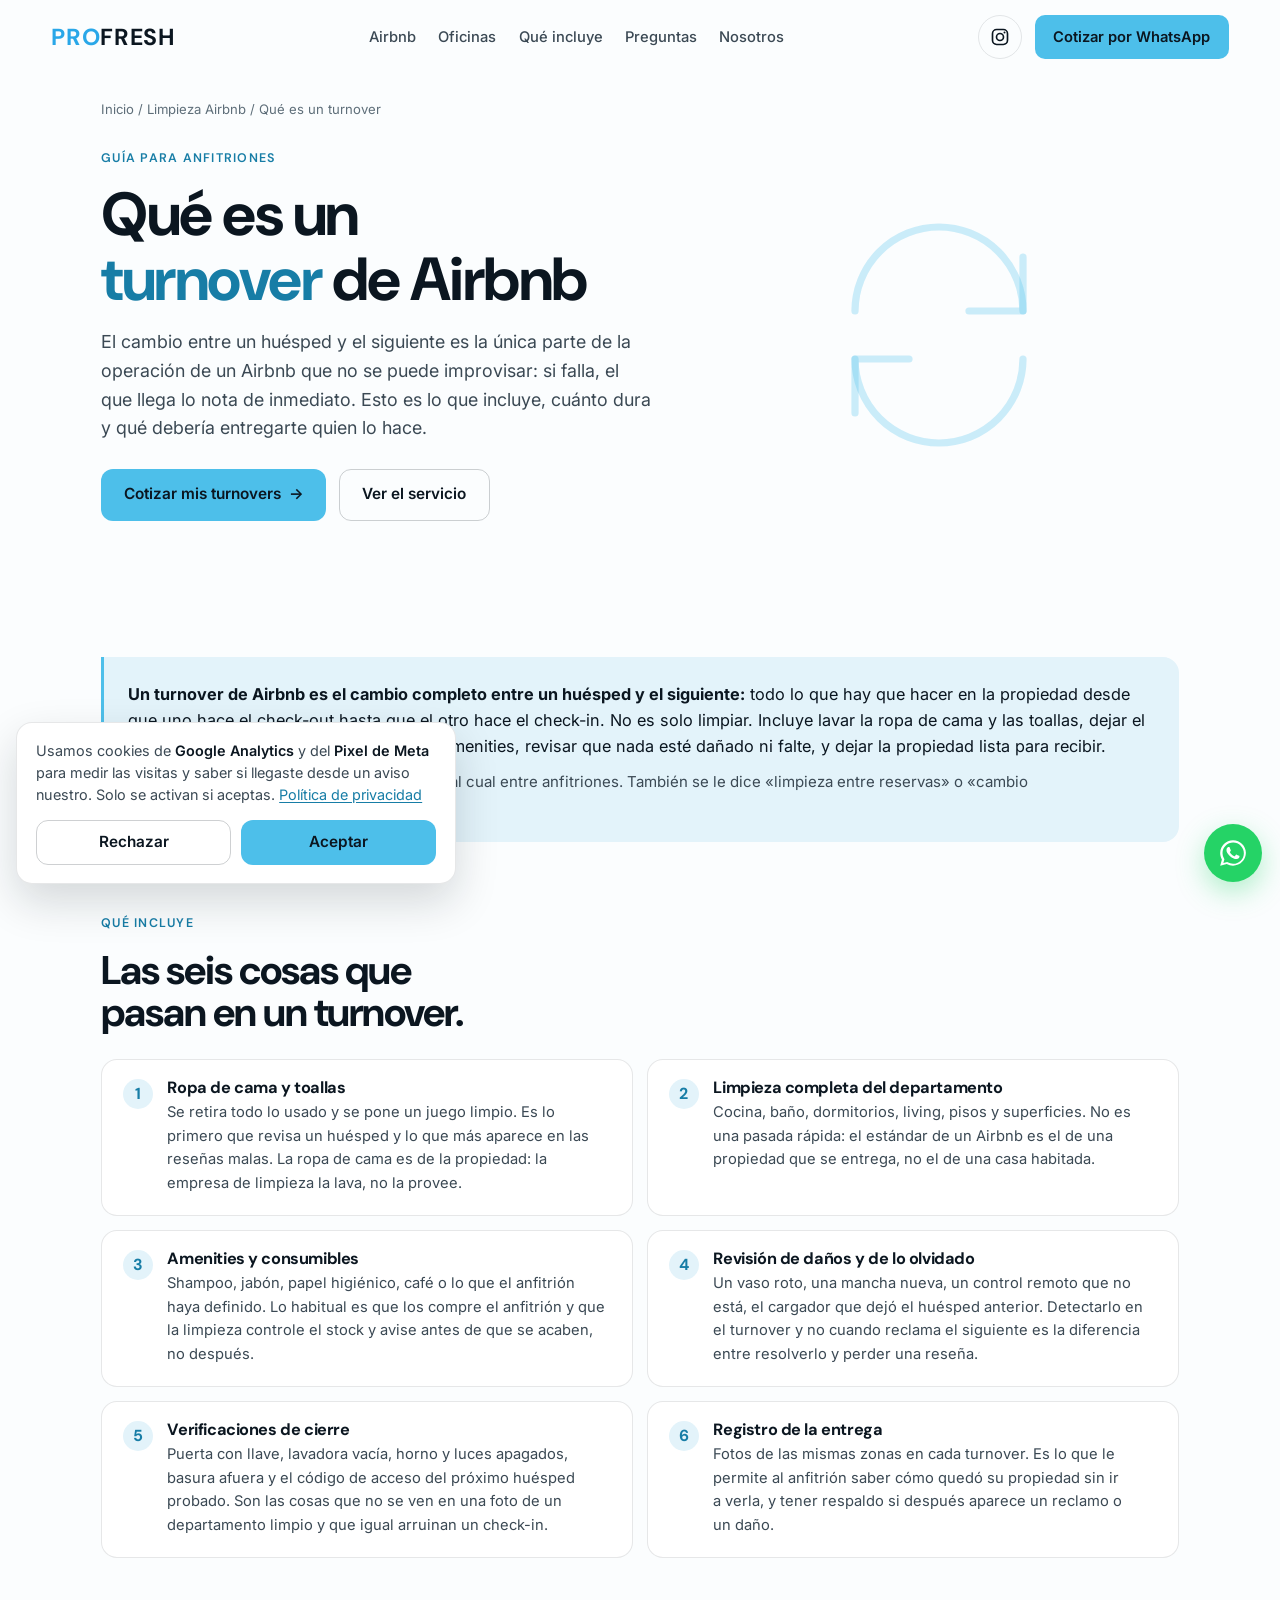
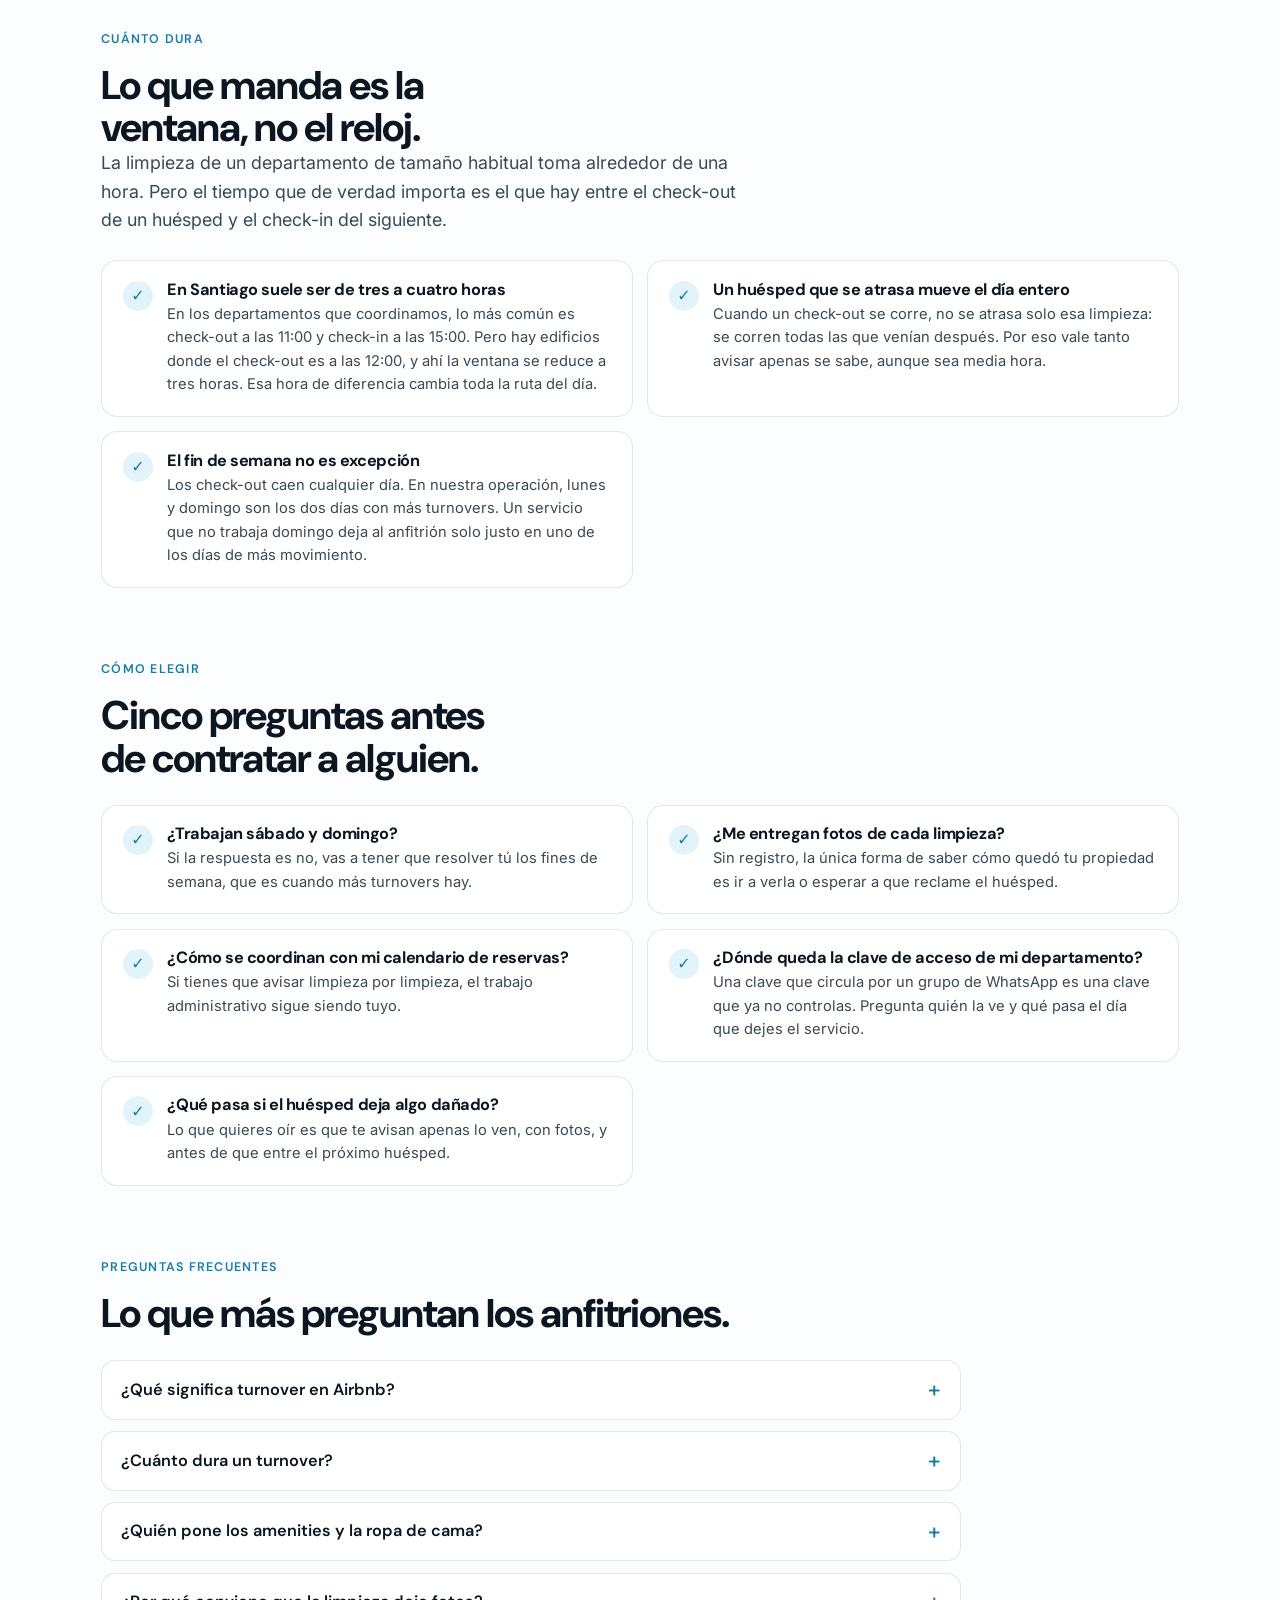
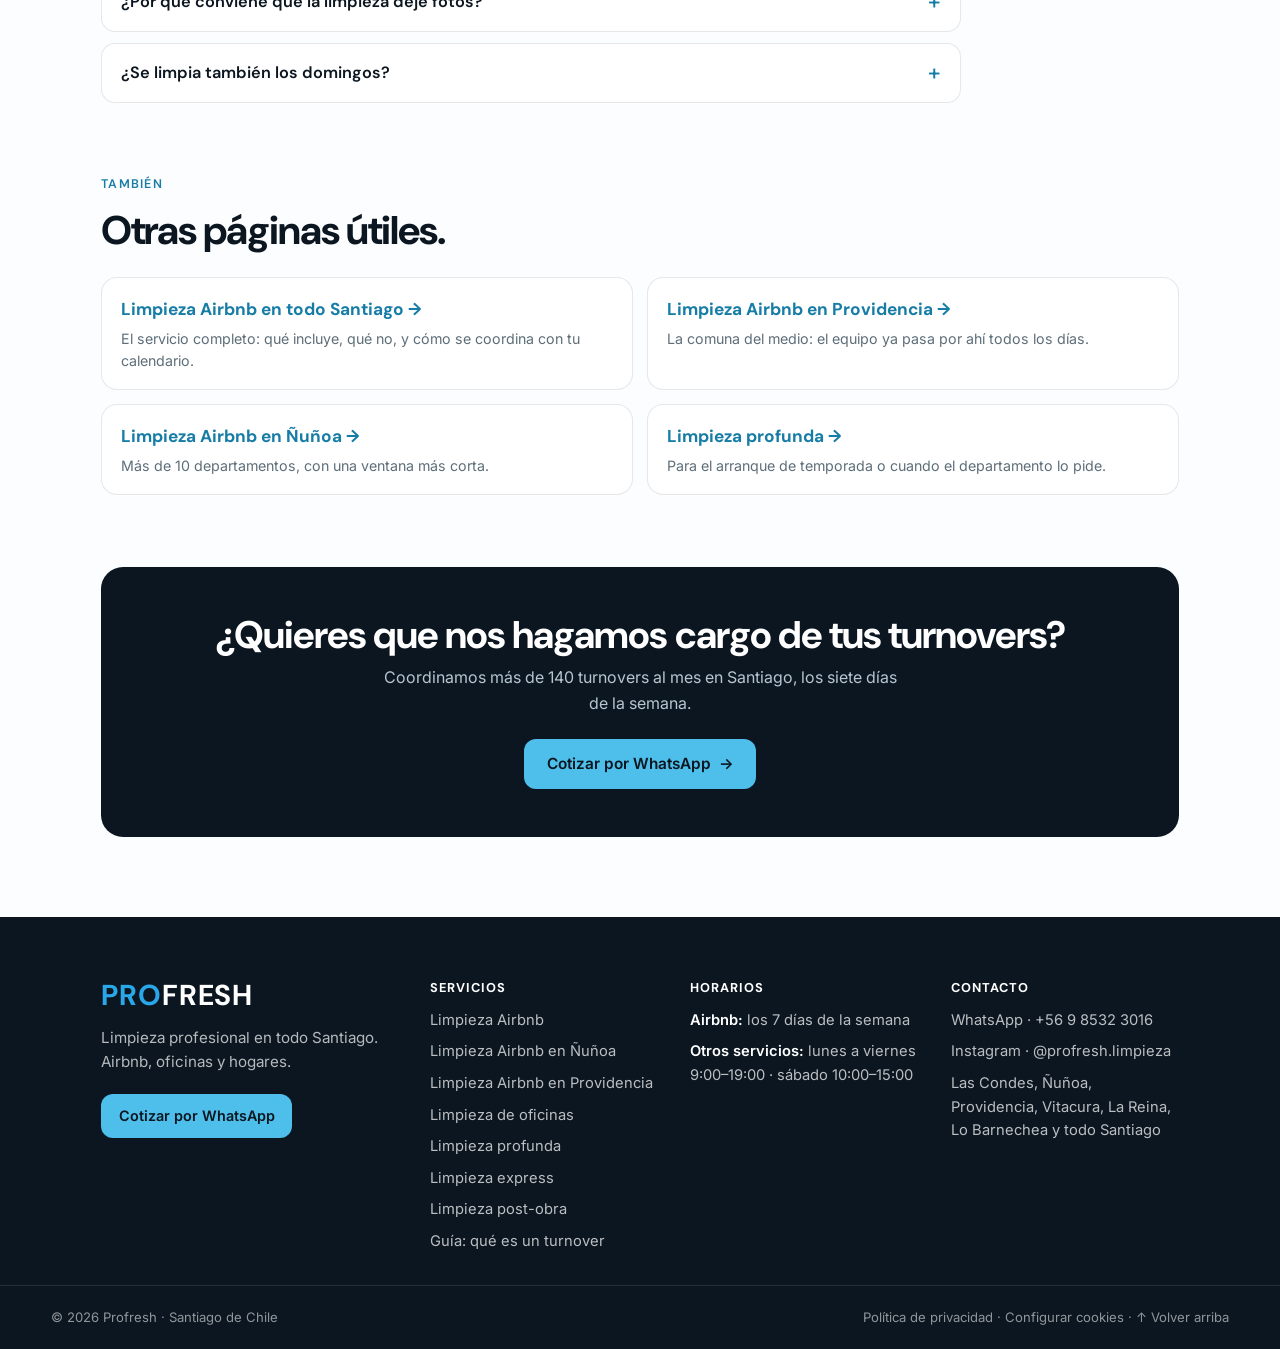
<file: que-es-un-turnover-airbnb.html>
<!DOCTYPE html>
<html lang="es">
<head>
<meta charset="UTF-8" />
<meta name="viewport" content="width=device-width, initial-scale=1.0" />
<title>Qué es un turnover de Airbnb y qué incluye · Profresh</title>
<meta name="description" content="Qué es el turnover de un Airbnb, qué incluye el cambio entre huéspedes, cuánto dura, quién pone los amenities y qué debe entregar la empresa de limpieza." />
<meta name="keywords" content="turnover Airbnb, qué es turnover Airbnb, limpieza entre huéspedes, cambio entre reservas Airbnb, checklist limpieza Airbnb" />
<meta name="theme-color" content="#4DBFEA" />
<script>document.documentElement.className += " js";</script>

<link rel="canonical" href="https://profresh.cl/que-es-un-turnover-airbnb" />
<meta property="og:title" content="Qué es un turnover de Airbnb · Profresh" />
<meta property="og:description" content="El cambio entre huéspedes, explicado paso por paso: qué incluye, cuánto dura y qué debe entregar la limpieza." />
<meta property="og:type" content="article" />
<meta property="og:url" content="https://profresh.cl/que-es-un-turnover-airbnb" />
<meta property="og:image" content="https://profresh.cl/assets/og-portada.jpg" />
<meta property="og:image:width" content="1200" />
<meta property="og:image:height" content="630" />
<meta property="og:locale" content="es_CL" />
<meta property="og:site_name" content="Profresh" />
<meta name="twitter:card" content="summary_large_image" />
<meta name="twitter:title" content="Qué es un turnover de Airbnb · Profresh" />
<meta name="twitter:description" content="El cambio entre huéspedes, explicado paso por paso: qué incluye, cuánto dura y qué debe entregar la limpieza." />
<meta name="twitter:image" content="https://profresh.cl/assets/og-portada.jpg" />

<link rel="icon" href="assets/logo.png" />

<link rel="preconnect" href="https://fonts.googleapis.com">
<link rel="preconnect" href="https://fonts.gstatic.com" crossorigin>
<link rel="stylesheet" href="https://fonts.googleapis.com/css2?family=DM+Sans:opsz,wght@9..40,500;9..40,600;9..40,700&family=Inter:wght@400;500;600&display=swap">

<link rel="stylesheet" href="styles.css?v=20261019a" />

<script type="application/ld+json">
{
  "@context": "https://schema.org",
  "@type": "Article",
  "headline": "Qué es un turnover de Airbnb y qué incluye",
  "description": "El cambio entre un huésped y el siguiente, explicado paso por paso: qué incluye, cuánto dura, quién pone los amenities y qué debe entregar la empresa de limpieza.",
  "inLanguage": "es-CL",
  "datePublished": "2026-09-25",
  "dateModified": "2026-09-25",
  "author": { "@type": "Organization", "name": "Profresh", "url": "https://profresh.cl/" },
  "publisher": { "@type": "HouseholdCleaningService", "@id": "https://profresh.cl/#negocio", "name": "Profresh", "url": "https://profresh.cl/", "sameAs": ["https://instagram.com/profresh.limpieza"] },
  "mainEntityOfPage": { "@type": "WebPage", "@id": "https://profresh.cl/que-es-un-turnover-airbnb" },
  "image": "https://profresh.cl/assets/og-portada.jpg",
  "about": { "@type": "Service", "name": "Limpieza Airbnb", "url": "https://profresh.cl/limpieza-airbnb" }
}
</script>
<script type="application/ld+json">
{
  "@context": "https://schema.org",
  "@type": "BreadcrumbList",
  "itemListElement": [
    { "@type": "ListItem", "position": 1, "name": "Inicio", "item": "https://profresh.cl/" },
    { "@type": "ListItem", "position": 2, "name": "Limpieza Airbnb", "item": "https://profresh.cl/limpieza-airbnb" },
    { "@type": "ListItem", "position": 3, "name": "Qué es un turnover", "item": "https://profresh.cl/que-es-un-turnover-airbnb" }
  ]
}
</script>
<script type="application/ld+json">
{
  "@context": "https://schema.org",
  "@type": "FAQPage",
  "mainEntity": [
    { "@type": "Question", "name": "¿Qué significa turnover en Airbnb?", "acceptedAnswer": { "@type": "Answer", "text": "Turnover es el cambio entre un huésped y el siguiente: todo lo que hay que hacer en la propiedad desde que uno se va hasta que el otro entra. Incluye la limpieza completa, el lavado de la ropa de cama y las toallas, la reposición de amenities, la revisión de que nada esté dañado o falte, y dejar el departamento listo para el check-in." } },
    { "@type": "Question", "name": "¿Cuánto dura un turnover?", "acceptedAnswer": { "@type": "Answer", "text": "La limpieza en sí toma alrededor de una hora en un departamento de tamaño habitual, y puede tomar más según el estado en que quedó y la cantidad de piezas. Lo que manda no es la duración sino la ventana: entre el check-out y el check-in suele haber tres o cuatro horas." } },
    { "@type": "Question", "name": "¿Quién pone los amenities y la ropa de cama?", "acceptedAnswer": { "@type": "Answer", "text": "Los pone el anfitrión. Una empresa de limpieza de Airbnb normalmente no los provee: lava la ropa de cama de la propiedad, repone lo que el anfitrión dejó en el departamento y avisa cuando algo se está acabando para que el anfitrión lo compre a tiempo." } },
    { "@type": "Question", "name": "¿Por qué conviene que la limpieza deje fotos?", "acceptedAnswer": { "@type": "Answer", "text": "Porque el anfitrión casi nunca está presente. Las fotos de las mismas zonas en cada entrega permiten comparar un turnover con otro, saber en qué estado quedó la propiedad antes de que entre el próximo huésped, y tener un respaldo si un huésped reclama o si algo aparece dañado después." } },
    { "@type": "Question", "name": "¿Se limpia también los domingos?", "acceptedAnswer": { "@type": "Answer", "text": "Debería. Los check-out de Airbnb caen cualquier día de la semana, incluidos sábado y domingo. Un servicio que no trabaja el fin de semana deja al anfitrión resolviendo solo justo los días de más movimiento. En Profresh, lunes y domingo son los dos días con más turnovers." } }
  ]
}
</script>
<script type="application/ld+json">
{
  "@context": "https://schema.org",
  "@type": "WebPage",
  "@id": "https://profresh.cl/que-es-un-turnover-airbnb#pagina",
  "url": "https://profresh.cl/que-es-un-turnover-airbnb",
  "name": "Qué es un turnover de Airbnb y qué incluye",
  "inLanguage": "es-CL",
  "isPartOf": { "@type": "WebSite", "name": "Profresh", "url": "https://profresh.cl/" },
  "dateModified": "2026-09-25",
  "speakable": { "@type": "SpeakableSpecification", "cssSelector": [".svc-page-title", ".answer-box"] },
  "publisher": { "@type": "HouseholdCleaningService", "@id": "https://profresh.cl/#negocio" }
}
</script>
</head>
<body>

<a class="skip-link" href="#incluye">Saltar al contenido</a>

<a class="wa-float" href="https://wa.me/56985323016?text=Hola%20Profresh%20%F0%9F%91%8B%20Soy%20anfitri%C3%B3n%20Airbnb%20y%20quiero%20coordinar%20la%20limpieza%20entre%20reservas." target="_blank" rel="noopener" aria-label="Cotizar por WhatsApp">
  <svg viewBox="0 0 32 32" aria-hidden="true" focusable="false">
    <path d="M16.04 3.2c-7.1 0-12.86 5.76-12.86 12.86 0 2.27.6 4.48 1.73 6.43L3.2 28.8l6.5-1.7a12.8 12.8 0 0 0 6.34 1.62h.01c7.1 0 12.86-5.76 12.86-12.86S23.14 3.2 16.04 3.2Zm0 23.5h-.01a10.6 10.6 0 0 1-5.4-1.48l-.39-.23-3.86 1.01 1.03-3.76-.25-.4a10.63 10.63 0 0 1-1.63-5.65c0-5.88 4.79-10.66 10.67-10.66 2.85 0 5.52 1.11 7.54 3.12a10.6 10.6 0 0 1 3.12 7.55c0 5.88-4.79 10.66-10.66 10.66Zm5.85-7.98c-.32-.16-1.9-.94-2.2-1.05-.3-.11-.51-.16-.73.16-.21.32-.83 1.05-1.02 1.26-.19.21-.37.24-.69.08-.32-.16-1.36-.5-2.58-1.6-.96-.85-1.6-1.9-1.79-2.22-.19-.32-.02-.5.14-.66.15-.14.32-.37.48-.56.16-.19.21-.32.32-.53.11-.21.05-.4-.03-.56-.08-.16-.73-1.75-1-2.4-.26-.63-.53-.54-.73-.55l-.62-.01c-.21 0-.56.08-.85.4-.29.32-1.11 1.09-1.11 2.65 0 1.56 1.14 3.07 1.3 3.28.16.21 2.25 3.43 5.45 4.81.76.33 1.36.52 1.82.67.77.24 1.46.21 2.01.13.61-.09 1.9-.78 2.17-1.53.27-.75.27-1.4.19-1.53-.08-.13-.29-.21-.61-.37Z"/>
  </svg>
  <span class="wa-float-text">Cotiza por WhatsApp</span>
</a>

<header class="nav" data-nav>
  <a class="nav-logo" href="/" aria-label="Profresh — inicio">
    <span class="logo-word"><b>PRO</b>FRESH</span>
  </a>
  <nav class="nav-links" aria-label="Principal">
    <a href="/limpieza-airbnb">Airbnb</a>
    <a href="/limpieza-oficinas">Oficinas</a>
    <a href="#incluye">Qué incluye</a>
    <a href="#faq">Preguntas</a>
    <a href="/#nosotros">Nosotros</a>
  </nav>
  <div class="nav-actions">
    <a class="nav-ig" href="https://instagram.com/profresh.limpieza" target="_blank" rel="noopener" aria-label="Síguenos en Instagram">
      <svg viewBox="0 0 24 24" aria-hidden="true"><rect x="3" y="3" width="18" height="18" rx="5"/><circle cx="12" cy="12" r="4.2"/><circle cx="17.4" cy="6.6" r="1.2" fill="currentColor" stroke="none"/></svg>
    </a>
    <a class="nav-cta" href="https://wa.me/56985323016?text=Hola%20Profresh%20%F0%9F%91%8B%20Soy%20anfitri%C3%B3n%20Airbnb%20y%20quiero%20coordinar%20la%20limpieza%20entre%20reservas." target="_blank" rel="noopener">Cotizar por WhatsApp</a>
  </div>
  <button class="nav-burger" data-burger aria-label="Abrir menú" aria-expanded="false"><span></span><span></span></button>
</header>

<main id="top">

<p class="breadcrumb"><a href="/">Inicio</a> / <a href="/limpieza-airbnb">Limpieza Airbnb</a> / Qué es un turnover</p>

<section class="svc-page-hero">
  <div>
    <p class="eyebrow reveal" data-reveal>GUÍA PARA ANFITRIONES</p>
    <h1 class="svc-page-title reveal" data-reveal>Qué es un <em>turnover</em> de Airbnb</h1>
    <p class="lead svc-page-lead reveal" data-reveal>El cambio entre un huésped y el siguiente es la única parte de la operación de un Airbnb que no se puede improvisar: si falla, el que llega lo nota de inmediato. Esto es lo que incluye, cuánto dura y qué debería entregarte quien lo hace.</p>
    <div class="svc-page-cta reveal" data-reveal>
      <a class="btn btn-primary" href="https://wa.me/56985323016?text=Hola%20Profresh%20%F0%9F%91%8B%20Soy%20anfitri%C3%B3n%20Airbnb%20y%20quiero%20coordinar%20la%20limpieza%20entre%20reservas." target="_blank" rel="noopener">Cotizar mis turnovers <span class="btn-arrow">→</span></a>
      <a class="btn btn-ghost" href="/limpieza-airbnb">Ver el servicio</a>
    </div>
  </div>
  <div class="svc-page-icon-wrap reveal" data-reveal aria-hidden="true">
    <svg viewBox="0 0 100 100" fill="none"><path d="M22 42 A28 28 0 0 1 78 42"/><polyline points="78 24 78 42 60 42"/><path d="M78 58 A28 28 0 0 1 22 58"/><polyline points="22 76 22 58 40 58"/></svg>
  </div>
</section>

<section class="svc-section" id="que-es">
  <div class="answer-box reveal" data-reveal>
    <p><b>Un turnover de Airbnb es el cambio completo entre un huésped y el siguiente:</b> todo lo que hay que hacer en la propiedad desde que uno hace el check-out hasta que el otro hace el check-in. No es solo limpiar. Incluye lavar la ropa de cama y las toallas, dejar el departamento entero limpio, reponer los amenities, revisar que nada esté dañado ni falte, y dejar la propiedad lista para recibir.</p>
    <p>La palabra viene del inglés y en Chile se usa tal cual entre anfitriones. También se le dice «limpieza entre reservas» o «cambio entre huéspedes».</p>
  </div>
</section>

<section class="svc-section" id="incluye">
  <div class="svc-section-head">
    <p class="eyebrow reveal" data-reveal>QUÉ INCLUYE</p>
    <h2 class="svc-section-title reveal" data-reveal>Las seis cosas que pasan en un turnover.</h2>
  </div>
  <div class="svc-includes-list">
    <div class="svc-includes-item reveal" data-reveal><span class="svc-includes-check">1</span><div><h3>Ropa de cama y toallas</h3><p>Se retira todo lo usado y se pone un juego limpio. Es lo primero que revisa un huésped y lo que más aparece en las reseñas malas. La ropa de cama es de la propiedad: la empresa de limpieza la lava, no la provee.</p></div></div>
    <div class="svc-includes-item reveal" data-reveal><span class="svc-includes-check">2</span><div><h3>Limpieza completa del departamento</h3><p>Cocina, baño, dormitorios, living, pisos y superficies. No es una pasada rápida: el estándar de un Airbnb es el de una propiedad que se entrega, no el de una casa habitada.</p></div></div>
    <div class="svc-includes-item reveal" data-reveal><span class="svc-includes-check">3</span><div><h3>Amenities y consumibles</h3><p>Shampoo, jabón, papel higiénico, café o lo que el anfitrión haya definido. Lo habitual es que los compre el anfitrión y que la limpieza controle el stock y avise antes de que se acaben, no después.</p></div></div>
    <div class="svc-includes-item reveal" data-reveal><span class="svc-includes-check">4</span><div><h3>Revisión de daños y de lo olvidado</h3><p>Un vaso roto, una mancha nueva, un control remoto que no está, el cargador que dejó el huésped anterior. Detectarlo en el turnover y no cuando reclama el siguiente es la diferencia entre resolverlo y perder una reseña.</p></div></div>
    <div class="svc-includes-item reveal" data-reveal><span class="svc-includes-check">5</span><div><h3>Verificaciones de cierre</h3><p>Puerta con llave, lavadora vacía, horno y luces apagados, basura afuera y el código de acceso del próximo huésped probado. Son las cosas que no se ven en una foto de un departamento limpio y que igual arruinan un check-in.</p></div></div>
    <div class="svc-includes-item reveal" data-reveal><span class="svc-includes-check">6</span><div><h3>Registro de la entrega</h3><p>Fotos de las mismas zonas en cada turnover. Es lo que le permite al anfitrión saber cómo quedó su propiedad sin ir a verla, y tener respaldo si después aparece un reclamo o un daño.</p></div></div>
  </div>
</section>

<section class="svc-section" id="ventana">
  <div class="svc-section-head">
    <p class="eyebrow reveal" data-reveal>CUÁNTO DURA</p>
    <h2 class="svc-section-title reveal" data-reveal>Lo que manda es la ventana, no el reloj.</h2>
    <p class="lead reveal" data-reveal>La limpieza de un departamento de tamaño habitual toma alrededor de una hora. Pero el tiempo que de verdad importa es el que hay entre el check-out de un huésped y el check-in del siguiente.</p>
  </div>
  <div class="svc-includes-list">
    <div class="svc-includes-item reveal" data-reveal><span class="svc-includes-check">✓</span><div><h3>En Santiago suele ser de tres a cuatro horas</h3><p>En los departamentos que coordinamos, lo más común es check-out a las 11:00 y check-in a las 15:00. Pero hay edificios donde el check-out es a las 12:00, y ahí la ventana se reduce a tres horas. Esa hora de diferencia cambia toda la ruta del día.</p></div></div>
    <div class="svc-includes-item reveal" data-reveal><span class="svc-includes-check">✓</span><div><h3>Un huésped que se atrasa mueve el día entero</h3><p>Cuando un check-out se corre, no se atrasa solo esa limpieza: se corren todas las que venían después. Por eso vale tanto avisar apenas se sabe, aunque sea media hora.</p></div></div>
    <div class="svc-includes-item reveal" data-reveal><span class="svc-includes-check">✓</span><div><h3>El fin de semana no es excepción</h3><p>Los check-out caen cualquier día. En nuestra operación, lunes y domingo son los dos días con más turnovers. Un servicio que no trabaja domingo deja al anfitrión solo justo en uno de los días de más movimiento.</p></div></div>
  </div>
</section>

<section class="svc-section" id="elegir">
  <div class="svc-section-head">
    <p class="eyebrow reveal" data-reveal>CÓMO ELEGIR</p>
    <h2 class="svc-section-title reveal" data-reveal>Cinco preguntas antes de contratar a alguien.</h2>
  </div>
  <div class="svc-includes-list">
    <div class="svc-includes-item reveal" data-reveal><span class="svc-includes-check">✓</span><div><h3>¿Trabajan sábado y domingo?</h3><p>Si la respuesta es no, vas a tener que resolver tú los fines de semana, que es cuando más turnovers hay.</p></div></div>
    <div class="svc-includes-item reveal" data-reveal><span class="svc-includes-check">✓</span><div><h3>¿Me entregan fotos de cada limpieza?</h3><p>Sin registro, la única forma de saber cómo quedó tu propiedad es ir a verla o esperar a que reclame el huésped.</p></div></div>
    <div class="svc-includes-item reveal" data-reveal><span class="svc-includes-check">✓</span><div><h3>¿Cómo se coordinan con mi calendario de reservas?</h3><p>Si tienes que avisar limpieza por limpieza, el trabajo administrativo sigue siendo tuyo.</p></div></div>
    <div class="svc-includes-item reveal" data-reveal><span class="svc-includes-check">✓</span><div><h3>¿Dónde queda la clave de acceso de mi departamento?</h3><p>Una clave que circula por un grupo de WhatsApp es una clave que ya no controlas. Pregunta quién la ve y qué pasa el día que dejes el servicio.</p></div></div>
    <div class="svc-includes-item reveal" data-reveal><span class="svc-includes-check">✓</span><div><h3>¿Qué pasa si el huésped deja algo dañado?</h3><p>Lo que quieres oír es que te avisan apenas lo ven, con fotos, y antes de que entre el próximo huésped.</p></div></div>
  </div>
</section>

<section class="svc-section" id="faq">
  <div class="svc-section-head">
    <p class="eyebrow reveal" data-reveal>PREGUNTAS FRECUENTES</p>
    <h2 class="svc-section-title reveal" data-reveal>Lo que más preguntan los anfitriones.</h2>
  </div>
  <div class="faq-list">
    <details class="faq-item reveal" data-reveal><summary>¿Qué significa turnover en Airbnb?</summary><p>Turnover es el cambio entre un huésped y el siguiente: todo lo que hay que hacer en la propiedad desde que uno se va hasta que el otro entra. Incluye la limpieza completa, el lavado de la ropa de cama y las toallas, la reposición de amenities, la revisión de que nada esté dañado o falte, y dejar el departamento listo para el check-in.</p></details>
    <details class="faq-item reveal" data-reveal><summary>¿Cuánto dura un turnover?</summary><p>La limpieza en sí toma alrededor de una hora en un departamento de tamaño habitual, y puede tomar más según el estado en que quedó y la cantidad de piezas. Lo que manda no es la duración sino la ventana: entre el check-out y el check-in suele haber tres o cuatro horas.</p></details>
    <details class="faq-item reveal" data-reveal><summary>¿Quién pone los amenities y la ropa de cama?</summary><p>Los pone el anfitrión. Una empresa de limpieza de Airbnb normalmente no los provee: lava la ropa de cama de la propiedad, repone lo que el anfitrión dejó en el departamento y avisa cuando algo se está acabando para que el anfitrión lo compre a tiempo.</p></details>
    <details class="faq-item reveal" data-reveal><summary>¿Por qué conviene que la limpieza deje fotos?</summary><p>Porque el anfitrión casi nunca está presente. Las fotos de las mismas zonas en cada entrega permiten comparar un turnover con otro, saber en qué estado quedó la propiedad antes de que entre el próximo huésped, y tener un respaldo si un huésped reclama o si algo aparece dañado después.</p></details>
    <details class="faq-item reveal" data-reveal><summary>¿Se limpia también los domingos?</summary><p>Debería. Los check-out de Airbnb caen cualquier día de la semana, incluidos sábado y domingo. Un servicio que no trabaja el fin de semana deja al anfitrión resolviendo solo justo los días de más movimiento. En Profresh, lunes y domingo son los dos días con más turnovers.</p></details>
  </div>
</section>

<section class="svc-section">
  <div class="svc-section-head">
    <p class="eyebrow reveal" data-reveal>TAMBIÉN</p>
    <h2 class="svc-section-title reveal" data-reveal>Otras páginas útiles.</h2>
  </div>
  <div class="comuna-grid">
    <a class="comuna-card reveal" data-reveal href="/limpieza-airbnb"><b>Limpieza Airbnb en todo Santiago</b><span>El servicio completo: qué incluye, qué no, y cómo se coordina con tu calendario.</span></a>
    <a class="comuna-card reveal" data-reveal href="/limpieza-airbnb-providencia"><b>Limpieza Airbnb en Providencia</b><span>La comuna del medio: el equipo ya pasa por ahí todos los días.</span></a>
    <a class="comuna-card reveal" data-reveal href="/limpieza-airbnb-nunoa"><b>Limpieza Airbnb en Ñuñoa</b><span>Más de 10 departamentos, con una ventana más corta.</span></a>
    <a class="comuna-card reveal" data-reveal href="/limpieza-profunda"><b>Limpieza profunda</b><span>Para el arranque de temporada o cuando el departamento lo pide.</span></a>
  </div>
</section>

<div class="svc-closing"><div class="svc-closing-box reveal" data-reveal>
  <h2>¿Quieres que nos hagamos cargo de tus turnovers?</h2>
  <p>Coordinamos más de 140 turnovers al mes en Santiago, los siete días de la semana.</p>
  <a class="btn btn-primary" href="https://wa.me/56985323016?text=Hola%20Profresh%20%F0%9F%91%8B%20Soy%20anfitri%C3%B3n%20Airbnb%20y%20quiero%20coordinar%20la%20limpieza%20entre%20reservas." target="_blank" rel="noopener">Cotizar por WhatsApp <span class="btn-arrow">→</span></a>
</div></div>

</main>

<footer class="footer">
  <div class="footer-grid">
    <div class="footer-col">
      <span class="logo-word logo-word-foot"><b>PRO</b>FRESH</span>
      <p class="footer-about">Limpieza profesional en todo Santiago. Airbnb, oficinas y hogares.</p>
      <a class="btn btn-primary btn-sm" href="https://wa.me/56985323016?text=Hola%20Profresh%20%F0%9F%91%8B%20Quiero%20cotizar%20un%20servicio%20de%20limpieza." target="_blank" rel="noopener">Cotizar por WhatsApp</a>
    </div>
    <div class="footer-col">
      <h4>Servicios</h4>
      <ul class="footer-links">
        <li><a href="/limpieza-airbnb">Limpieza Airbnb</a></li>
        <li><a href="/limpieza-airbnb-nunoa">Limpieza Airbnb en Ñuñoa</a></li>
        <li><a href="/limpieza-airbnb-providencia">Limpieza Airbnb en Providencia</a></li>
        <li><a href="/limpieza-oficinas">Limpieza de oficinas</a></li>
        <li><a href="/limpieza-profunda">Limpieza profunda</a></li>
        <li><a href="/limpieza-express">Limpieza express</a></li>
        <li><a href="/limpieza-post-obra">Limpieza post-obra</a></li>
        <li><a href="/que-es-un-turnover-airbnb">Guía: qué es un turnover</a></li>
      </ul>
    </div>
    <div class="footer-col">
      <h4>Horarios</h4>
      <ul class="footer-links">
        <li><b>Airbnb:</b> los 7 días de la semana</li>
        <li><b>Otros servicios:</b> lunes a viernes 9:00–19:00 · sábado 10:00–15:00</li>
      </ul>
    </div>
    <div class="footer-col">
      <h4>Contacto</h4>
      <ul class="footer-links">
        <li><a href="https://wa.me/56985323016?text=Hola%20Profresh%20%F0%9F%91%8B%20Quiero%20cotizar%20un%20servicio%20de%20limpieza." target="_blank" rel="noopener">WhatsApp · +56 9 8532 3016</a></li>
        <li><a href="https://instagram.com/profresh.limpieza" target="_blank" rel="noopener">Instagram · @profresh.limpieza</a></li>
        <li>Las Condes, Ñuñoa, Providencia, Vitacura, La Reina, Lo Barnechea y todo Santiago</li>
      </ul>
    </div>
  </div>
  <div class="footer-legal">
    <span>© 2026 Profresh · Santiago de Chile</span>
    <span><a href="/privacidad">Política de privacidad</a> · <a href="/privacidad#cookies" data-cookies-config>Configurar cookies</a> · <a href="#top">↑ Volver arriba</a></span>
  </div>
</footer>

<script defer src="main.js?v=20260910c"></script>
<script defer src="lib/consentimiento.js?v=20261019a"></script>
<script defer src="lib/analytics.js?v=20261019a"></script>
<script defer src="lib/meta-pixel.js?v=20261019a"></script>
</body>
</html>
</file>
<file: styles.css>
/* =============================================================
   PROFRESH — styles.css
   Claro, quieto y preciso: una foto real grande, tipografia bien
   puesta y el celeste de la marca como acento. Sin efectos de
   plantilla (splash, cursor, marquees, manchas, tilt) desde el
   10 de septiembre de 2026.
   ============================================================= */

/* 1. TOKENS ---------------------------------------------------- */
:root {
  --accent: #4DBFEA;        /* celeste de la marca: relleno de botones, viñetas */
  --accent-deep: #177DA6;   /* celeste para TEXTO sobre fondo claro (contraste 5,3) */
  --accent-soft: #E3F3FA;
  --logo: #29A7E8;

  --bg: #FBFDFE;
  --bg-2: #FFFFFF;
  --bg-3: #F0F6F9;
  --ink: #0B1620;
  --ink-2: #3B4954;
  --ink-3: #5E6E79;
  --line: rgba(11, 22, 32, 0.10);

  --display: "DM Sans", system-ui, sans-serif;
  --sans: "Inter", system-ui, sans-serif;

  --gutter: clamp(1.2rem, 4vw, 4rem);
  --radius: 16px;
  --ease-out: cubic-bezier(0.16, 1, 0.3, 1);
}

/* 2. RESET ----------------------------------------------------- */
*, *::before, *::after { box-sizing: border-box; margin: 0; }
html { -webkit-text-size-adjust: 100%; scroll-behavior: smooth; overflow-x: clip; }
body {
  font-family: var(--sans);
  font-size: 16px; line-height: 1.6;
  color: var(--ink); background: var(--bg);
  -webkit-font-smoothing: antialiased;
  text-rendering: optimizeLegibility;
  overflow-x: clip;
}
img, svg, video { display: block; max-width: 100%; }
img { height: auto; }
button { font: inherit; color: inherit; cursor: pointer; border: 0; background: none; }
a { color: inherit; text-decoration: none; }
p { text-wrap: pretty; }
h1, h2, h3, h4 { text-wrap: balance; line-height: 1.06; letter-spacing: -0.025em; font-family: var(--display); font-weight: 700; }
ul, ol { list-style: none; padding: 0; }
::selection { background: var(--accent); color: var(--ink); }
:focus-visible { outline: 2px solid var(--accent-deep); outline-offset: 3px; border-radius: 6px; }
@media (prefers-reduced-motion: reduce) { html { scroll-behavior: auto; } }

.skip-link { position: fixed; top: -100px; left: 1rem; padding: .6rem 1rem; background: var(--ink); color: #fff; z-index: 9999; border-radius: 8px; }
.skip-link:focus { top: 1rem; }

/* 3. REVEAL ----------------------------------------------------
   Solo cuando hay JavaScript (html.js). Sin JS todo se ve desde el
   primer momento. Corto y chico: 0,5 s y 12 px. Nunca en el hero. */
.js .reveal { opacity: 0; transform: translateY(12px); transition: opacity .5s var(--ease-out), transform .5s var(--ease-out); }
.js .reveal.is-visible { opacity: 1; transform: none; }
@media (prefers-reduced-motion: reduce) { .js .reveal { opacity: 1; transform: none; transition: none; } }

/* 4. WHATSAPP FLOTANTE ----------------------------------------- */
.wa-float {
  position: fixed; right: 18px; bottom: 18px; z-index: 950;
  display: inline-flex; align-items: center;
  height: 58px; border-radius: 50px;
  background: #25D366; color: #fff; overflow: hidden;
  box-shadow: 0 10px 28px rgba(37,211,102,.35);
  transition: gap .3s var(--ease-out), padding .3s var(--ease-out), transform .3s var(--ease-out);
}
.wa-float svg { width: 32px; height: 32px; flex: none; margin: 0 13px; fill: #fff; }
.wa-float-text { max-width: 0; opacity: 0; white-space: nowrap; font-weight: 600; font-size: .95rem; transition: max-width .3s var(--ease-out), opacity .3s; }
@media (hover: hover) and (pointer: fine) {
  .wa-float:hover { padding-right: 20px; transform: translateY(-2px); }
  .wa-float:hover .wa-float-text { max-width: 220px; opacity: 1; }
}

/* 5. NAV ------------------------------------------------------- */
.nav { position: fixed; top: 0; left: 0; right: 0; z-index: 1000; display: flex; align-items: center; justify-content: space-between; gap: 1rem; padding: .9rem var(--gutter); transition: background .3s, box-shadow .3s, padding .3s; }
.nav.is-stuck { background: rgba(251,253,254,.92); backdrop-filter: blur(14px); -webkit-backdrop-filter: blur(14px); box-shadow: 0 1px 0 var(--line); padding-block: .65rem; }
.nav-logo { display: inline-flex; align-items: center; }
.logo-word { font-family: var(--display); font-weight: 700; font-size: 1.45rem; letter-spacing: .03em; color: var(--ink); line-height: 1; }
.logo-word b { color: var(--logo); font-weight: 700; }
.logo-word-foot { font-size: 1.8rem; color: #fff; display: inline-block; margin-bottom: 1rem; }
.nav-links { display: flex; gap: 1.4rem; }
.nav-links a { font-size: .92rem; font-weight: 500; color: var(--ink-2); white-space: nowrap; padding: .7rem 0; transition: color .2s; }
.nav-links a:hover { color: var(--ink); }
.nav-actions { display: flex; align-items: center; gap: .8rem; }
.nav-ig { flex: none; display: inline-flex; align-items: center; justify-content: center; width: 44px; height: 44px; border-radius: 50%; color: var(--ink); border: 1.5px solid var(--line); transition: color .2s, border-color .2s; }
.nav-ig svg { width: 20px; height: 20px; fill: none; stroke: currentColor; stroke-width: 2; }
.nav-ig:hover { color: var(--accent-deep); border-color: var(--accent); }
.nav-cta { display: inline-flex; align-items: center; min-height: 44px; background: var(--accent); color: var(--ink); padding: .55rem 1.15rem; border-radius: 10px; font-weight: 600; font-size: .92rem; transition: background .2s; }
.nav-cta:hover { background: #3AB3E3; }
.nav-burger { display: none; width: 44px; height: 44px; flex-direction: column; justify-content: center; align-items: center; gap: 6px; }
.nav-burger span { width: 24px; height: 2px; background: var(--ink); border-radius: 2px; transition: transform .3s var(--ease-out), opacity .2s; }
.nav.is-open .nav-burger span:first-child { transform: translateY(4px) rotate(45deg); }
.nav.is-open .nav-burger span:last-child { transform: translateY(-4px) rotate(-45deg); }

@media (max-width: 960px) {
  .nav-burger { display: flex; }
  .nav-links { position: fixed; inset: 0 0 0 auto; width: min(80vw, 340px); flex-direction: column; justify-content: center; gap: 1.2rem; padding: 2rem; background: rgba(251,253,254,.97); backdrop-filter: blur(20px); -webkit-backdrop-filter: blur(20px); transform: translateX(100%); transition: transform .35s var(--ease-out); box-shadow: -20px 0 60px rgba(0,0,0,.08); }
  .nav.is-open .nav-links { transform: none; }
  .nav-links a { font-size: 1.35rem; font-family: var(--display); font-weight: 600; color: var(--ink); }
  .nav-cta { display: none; }
}

/* 6. BOTONES --------------------------------------------------- */
.btn { display: inline-flex; align-items: center; justify-content: center; gap: .5rem; min-height: 48px; padding: .8rem 1.4rem; border-radius: 12px; font-weight: 600; font-size: .96rem; transition: background .2s, border-color .2s, transform .25s var(--ease-out); }
.btn-primary { background: var(--accent); color: var(--ink); }
.btn-primary:hover { background: #3AB3E3; transform: translateY(-1px); }
.btn-ghost { color: var(--ink); border: 1.5px solid rgba(11,22,32,.2); }
.btn-ghost:hover { border-color: var(--accent-deep); color: var(--accent-deep); }
.btn-light { background: #fff; color: var(--ink); }
.btn-light:hover { background: #EAF2F6; }
.btn-outline-light { color: #fff; border: 1.5px solid rgba(255,255,255,.35); }
.btn-outline-light:hover { border-color: #fff; }
.btn-block { width: 100%; }
.btn-sm { min-height: 44px; padding: .6rem 1.1rem; font-size: .9rem; }
.btn-arrow { transition: transform .25s var(--ease-out); }
.btn:hover .btn-arrow { transform: translateX(4px); }

/* 7. PIEZAS COMPARTIDAS ---------------------------------------- */
.eyebrow { font-family: var(--display); font-size: .78rem; font-weight: 600; letter-spacing: .1em; text-transform: uppercase; color: var(--accent-deep); display: block; margin-bottom: .9rem; }
.eyebrow.light { color: rgba(255,255,255,.85); }
.lead { font-size: clamp(1.02rem, 1.4vw, 1.15rem); color: var(--ink-2); line-height: 1.6; }
section { position: relative; }
.wrap { max-width: 1180px; margin: 0 auto; padding-inline: var(--gutter); }
.sec { padding-block: clamp(3.5rem, 8vw, 6rem) 0; }
.sec-title { font-size: clamp(1.7rem, 3.4vw, 2.5rem); margin: .2rem 0 .7rem; max-width: 26ch; }
.sec-lead { color: var(--ink-2); max-width: 60ch; }

/* 8. HERO (portada) -------------------------------------------- */
.hero { padding: 6.4rem var(--gutter) 2.6rem; }
.hero-grid { max-width: 1180px; margin: 0 auto; display: grid; gap: 2rem; grid-template-columns: 1fr; align-items: center; }
.hero-kicker { font-family: var(--display); font-size: .78rem; font-weight: 600; letter-spacing: .1em; text-transform: uppercase; color: var(--accent-deep); margin-bottom: .9rem; }
.hero-title { font-size: clamp(2.3rem, 5.2vw, 4rem); font-weight: 700; letter-spacing: -.03em; line-height: 1.02; }
.hero-title em { font-style: normal; color: var(--accent-deep); }
.hero-sub { margin-top: 1.2rem; font-size: clamp(1.02rem, 1.4vw, 1.12rem); color: var(--ink-2); max-width: 50ch; }
.hero-cta { display: flex; gap: .8rem; flex-wrap: wrap; margin-top: 1.7rem; }
.hero-media { position: relative; border-radius: 18px; overflow: hidden; aspect-ratio: 4/3.3; }
.hero-media img { width: 100%; height: 100%; object-fit: cover; }
.hero-media figcaption { position: absolute; left: 14px; bottom: 14px; background: rgba(11,22,32,.6); color: #fff; font-size: .78rem; padding: .35rem .8rem; border-radius: 50px; backdrop-filter: blur(4px); }
@media (min-width: 900px) {
  .hero { padding-top: 8rem; padding-bottom: 3rem; }
  .hero-grid { grid-template-columns: 1.05fr 1fr; gap: 3.2rem; }
  .hero-media { aspect-ratio: 4/4.3; }
}

/* 9. NÚMEROS --------------------------------------------------- */
.nums { display: grid; grid-template-columns: 1fr 1fr; border-top: 1px solid var(--line); border-bottom: 1px solid var(--line); }
.nums > div { padding: 1.3rem 1.2rem; border-bottom: 1px solid var(--line); border-right: 1px solid var(--line); }
.nums > div:nth-child(odd) { padding-left: 0; }
.nums > div:nth-child(even) { border-right: 0; }
.nums > div:nth-last-child(-n+2) { border-bottom: 0; }
.nums b { font-family: var(--display); font-size: clamp(1.7rem, 3vw, 2.1rem); font-weight: 700; letter-spacing: -.03em; display: block; line-height: 1; font-variant-numeric: tabular-nums; }
.nums span { font-size: .86rem; color: var(--ink-3); display: block; margin-top: .3rem; }
.nums-nota { font-size: .78rem; color: var(--ink-3); margin-top: .7rem; }
@media (min-width: 760px) {
  .nums { grid-template-columns: repeat(4, 1fr); }
  .nums > div, .nums > div:nth-child(odd), .nums > div:nth-child(even) { border-bottom: 0; border-right: 1px solid var(--line); padding: 1.4rem 1.4rem; }
  .nums > div:first-child { padding-left: 0; }
  .nums > div:last-child { border-right: 0; }
}

/* 10. PARA QUIÉN ----------------------------------------------- */
.paths { display: grid; gap: 1.1rem; grid-template-columns: 1fr; margin-top: 1.8rem; }
@media (min-width: 860px) { .paths { grid-template-columns: 1fr 1fr; } }
.path { position: relative; border: 1px solid var(--line); border-radius: 18px; overflow: hidden; background: var(--bg-2); display: flex; flex-direction: column; transition: border-color .2s; }
.path:hover { border-color: var(--accent-deep); }
.path img { width: 100%; aspect-ratio: 16/8; object-fit: cover; }
.path-body { padding: 1.4rem 1.4rem 1.5rem; display: flex; flex-direction: column; gap: .7rem; flex: 1; }
.path h3 { font-size: 1.35rem; }
.path p { color: var(--ink-2); font-size: .96rem; }
.path ul { display: grid; gap: .4rem; margin: .2rem 0 .5rem; font-size: .93rem; }
.path li { position: relative; padding-left: 1.2rem; }
.path li::before { content: ""; position: absolute; left: 0; top: .55em; width: 8px; height: 8px; border-radius: 50%; background: var(--accent); }
/* El titulo es el link de la tarjeta y su ::after la cubre entera: se toca
   donde sea y lleva a la pagina del servicio. No se envuelve la tarjeta en un
   <a> porque adentro hay otros enlaces, y un <a> dentro de otro no es valido.
   Los que van encima (los botones y los links de abajo) suben con z-index. */
.path-titulo::after { content: ""; position: absolute; inset: 0; z-index: 1; }
.path:hover .path-titulo { color: var(--accent-deep); }
.path-acciones { margin-top: auto; padding-top: .3rem; display: flex; flex-wrap: wrap; gap: .6rem; }
.path-acciones .btn { position: relative; z-index: 2; flex: 1 1 12rem; }
.more { display: grid; gap: .9rem; grid-template-columns: 1fr; margin-top: 1rem; }
@media (min-width: 640px) { .more { grid-template-columns: repeat(3, 1fr); } }
.more a { border: 1px solid var(--line); border-radius: 14px; padding: 1.1rem 1.15rem 1rem; background: var(--bg-2); transition: border-color .2s; }
.more a:hover { border-color: var(--accent-deep); }
.more h3 { font-size: 1.05rem; margin-bottom: .25rem; }
.more p { font-size: .88rem; color: var(--ink-3); }
.more span { display: inline-block; margin-top: .6rem; font-size: .86rem; font-weight: 600; color: var(--accent-deep); }

/* 11. PASOS (portada y páginas de servicio) -------------------- */
.process-row { display: grid; gap: 1rem; grid-template-columns: 1fr; margin-top: 1.8rem; }
@media (min-width: 720px) { .process-row { grid-template-columns: repeat(2, 1fr); } }
@media (min-width: 1024px) { .process-row { grid-template-columns: repeat(4, 1fr); } .process-row.three { grid-template-columns: repeat(3, 1fr); } }
.step { padding: 1.4rem 1.3rem 1.5rem; border-radius: var(--radius); background: var(--bg-3); }
.step-n { display: inline-flex; align-items: center; justify-content: center; width: 28px; height: 28px; border-radius: 50%; border: 1.5px solid var(--accent); font-family: var(--display); font-size: .78rem; font-weight: 700; color: var(--accent-deep); margin-bottom: .8rem; }
.step h3 { font-size: 1.1rem; margin-bottom: .4rem; }
.step p { color: var(--ink-2); font-size: .93rem; }

/* 12. GALERÍA (portada) ---------------------------------------- */
.gal { display: grid; gap: .8rem; grid-template-columns: 1fr 1fr; grid-auto-rows: 150px; margin-top: 1.8rem; }
.gal figure { position: relative; border-radius: 14px; overflow: hidden; }
.gal figure:first-child { grid-column: span 2; }
.gal img { width: 100%; height: 100%; object-fit: cover; }
.gal figcaption { position: absolute; left: 0; right: 0; bottom: 0; padding: 1.4rem .8rem .6rem; background: linear-gradient(transparent, rgba(11,22,32,.7)); color: #fff; font-size: .78rem; }
@media (min-width: 760px) {
  .gal { grid-template-columns: 2fr 1fr 1fr; grid-auto-rows: 200px; }
  .gal figure:first-child { grid-column: auto; grid-row: span 2; }
}

/* 13. NOSOTROS (portada) --------------------------------------- */
.about { display: grid; gap: 1.8rem; grid-template-columns: 1fr; align-items: center; margin-top: .6rem; }
@media (min-width: 860px) { .about { grid-template-columns: 1fr 1fr; gap: 3rem; } }
.about img { width: 100%; aspect-ratio: 5/4; object-fit: cover; border-radius: 18px; }
.about p { color: var(--ink-2); margin-top: .9rem; }
.people { display: flex; gap: 1.6rem; margin-top: 1.2rem; }
.people b { font-family: var(--display); display: block; font-size: 1rem; }
.people span { font-size: .86rem; color: var(--ink-3); }

/* 14. PREGUNTAS ------------------------------------------------ */
.faq-list { display: grid; gap: .7rem; margin-top: 1.6rem; max-width: 860px; }
.faq-item { border: 1px solid var(--line); border-radius: 14px; background: var(--bg-2); padding: .3rem 1.2rem; transition: border-color .2s; }
.faq-item[open] { border-color: var(--accent); }
.faq-item summary { cursor: pointer; list-style: none; display: flex; justify-content: space-between; align-items: center; gap: 1rem; min-height: 48px; font-family: var(--display); font-weight: 600; font-size: 1.02rem; color: var(--ink); }
.faq-item summary::-webkit-details-marker { display: none; }
.faq-item summary::after { content: "+"; font-family: var(--display); font-size: 1.4rem; font-weight: 500; color: var(--accent-deep); flex: none; transition: transform .25s var(--ease-out); }
.faq-item[open] summary::after { transform: rotate(45deg); }
.faq-item p { margin: .1rem 0 1rem; color: var(--ink-2); font-size: .96rem; max-width: 64ch; }
.faq-item p b { color: var(--ink); font-weight: 600; }

/* 15. CIERRE (portada) ----------------------------------------- */
.cta-final { margin-top: clamp(3.5rem, 8vw, 6rem); background: var(--ink); color: #fff; border-radius: 22px; padding: clamp(1.8rem, 4vw, 3rem); display: grid; gap: 1.6rem; grid-template-columns: 1fr; align-items: center; }
@media (min-width: 860px) { .cta-final { grid-template-columns: 1.2fr 1fr; } }
.cta-final h2 { font-size: clamp(1.7rem, 3.4vw, 2.4rem); color: #fff; margin-bottom: .6rem; }
.cta-final p { color: #B7C6D0; }
.cta-side { display: grid; gap: .6rem; }
.cta-side small { color: #93A6B2; font-size: .82rem; margin-top: .3rem; }

/* 16. FOOTER --------------------------------------------------- */
.footer { background: var(--ink); color: #fff; margin-top: clamp(3rem, 7vw, 5rem); }
.footer-grid { display: grid; gap: 2rem; grid-template-columns: 1fr; padding: clamp(2.5rem, 6vw, 4rem) var(--gutter) 2rem; max-width: 1180px; margin: 0 auto; }
.footer-col h4 { font-family: var(--display); font-size: .8rem; letter-spacing: .08em; text-transform: uppercase; margin-bottom: .9rem; color: #fff; }
.footer-zones { columns: 2; color: rgba(255,255,255,.72); line-height: 1.9; font-size: .92rem; }
.footer-links { display: grid; gap: .5rem; color: rgba(255,255,255,.72); font-size: .92rem; }
.footer-links b { color: #fff; font-weight: 600; }
.footer-links a { display: inline-block; padding: .65rem 0; margin: -.65rem 0; transition: color .2s; }
.footer-legal a { display: inline-block; padding: .7rem 0; margin: -.7rem 0; }
.footer-links a:hover { color: var(--accent); }
.footer-about { color: rgba(255,255,255,.7); margin-bottom: 1.2rem; max-width: 34ch; font-size: .95rem; }
.footer-legal { display: flex; justify-content: space-between; gap: 1rem; flex-wrap: wrap; padding: 1.3rem var(--gutter); border-top: 1px solid rgba(255,255,255,.1); font-size: .82rem; color: rgba(255,255,255,.55); }
.footer-legal a:hover { color: var(--accent); }
@media (min-width: 720px) { .footer-grid { grid-template-columns: repeat(2, 1fr); } }
@media (min-width: 1024px) { .footer-grid { grid-template-columns: 1.3fr 1fr 1fr 1fr; } }

/* 17. PÁGINAS DE SERVICIO -------------------------------------- */
.breadcrumb { font-size: .82rem; color: var(--ink-3); padding: 6.2rem var(--gutter) 0; max-width: 1180px; margin: 0 auto; }
.breadcrumb a { color: var(--ink-3); transition: color .2s; }
.breadcrumb a:hover { color: var(--accent-deep); }

.svc-page-hero { padding: 1.8rem var(--gutter) clamp(2.5rem, 6vw, 4rem); max-width: 1180px; margin: 0 auto; display: grid; gap: 2rem; grid-template-columns: 1fr; align-items: center; }
@media (min-width: 960px) { .svc-page-hero { grid-template-columns: 1.15fr 1fr; gap: 3rem; } }
.svc-page-title { font-size: clamp(2.2rem, 5vw, 3.8rem); margin: .3rem 0 1rem; }
.svc-page-title em { font-style: normal; color: var(--accent-deep); }
.svc-page-lead { max-width: 56ch; }
.svc-page-cta { display: flex; flex-wrap: wrap; gap: .8rem; margin-top: 1.6rem; }
.svc-page-meta { display: grid; grid-template-columns: 1fr 1fr; gap: 1rem 1.4rem; margin-top: 2rem; padding-top: 1.4rem; border-top: 1px solid var(--line); max-width: 46ch; }
.svc-page-meta dt { font-family: var(--display); font-size: .72rem; font-weight: 600; letter-spacing: .08em; text-transform: uppercase; color: var(--accent-deep); margin-bottom: .25rem; }
.svc-page-meta dd { font-weight: 600; font-size: .92rem; }

.svc-page-icon-wrap { display: flex; align-items: center; justify-content: center; position: relative; min-height: 200px; }
.svc-page-icon-wrap svg { width: clamp(180px, 24vw, 300px); height: clamp(180px, 24vw, 300px); }
.svc-page-icon-wrap svg path, .svc-page-icon-wrap svg line, .svc-page-icon-wrap svg circle, .svc-page-icon-wrap svg polyline, .svc-page-icon-wrap svg rect { stroke: var(--accent); stroke-width: 2.4; stroke-linecap: round; stroke-linejoin: round; fill: none; opacity: .28; }

.svc-section { padding: clamp(2.6rem, 6vw, 4.5rem) var(--gutter) 0; max-width: 1180px; margin: 0 auto; }
.svc-section-head { max-width: 640px; margin-bottom: 1.6rem; }
.svc-section-title { font-size: clamp(1.7rem, 3.4vw, 2.5rem); }

.svc-includes-list { display: grid; gap: .9rem; grid-template-columns: 1fr; }
@media (min-width: 720px) { .svc-includes-list { grid-template-columns: 1fr 1fr; } }
.svc-includes-item { display: flex; gap: .9rem; padding: 1.2rem 1.3rem; border-radius: var(--radius); background: var(--bg-2); border: 1px solid var(--line); }
.svc-includes-check { flex: none; width: 30px; height: 30px; border-radius: 50%; background: var(--accent-soft); color: var(--accent-deep); display: flex; align-items: center; justify-content: center; font-family: var(--display); font-weight: 700; }
.svc-includes-item h3 { font-size: 1.02rem; margin-bottom: .3rem; }
.svc-includes-item p { color: var(--ink-2); font-size: .92rem; }

.svc-gallery-grid { display: grid; gap: .9rem; grid-template-columns: repeat(2, 1fr); }
@media (min-width: 720px) { .svc-gallery-grid { grid-template-columns: repeat(3, 1fr); } }
.svc-gallery-grid img { width: 100%; aspect-ratio: 4/3; object-fit: cover; border-radius: 14px; }

.svc-related-grid { display: grid; gap: .8rem; grid-template-columns: 1fr; }
@media (min-width: 640px) { .svc-related-grid { grid-template-columns: repeat(2, 1fr); } }
@media (min-width: 960px) { .svc-related-grid { grid-template-columns: repeat(4, 1fr); } }
.svc-related-card { display: flex; align-items: center; gap: .8rem; min-height: 56px; padding: .9rem 1.1rem; border-radius: 14px; background: var(--bg-2); border: 1px solid var(--line); transition: border-color .2s; }
.svc-related-card:hover { border-color: var(--accent-deep); }
.svc-related-card svg { width: 28px; height: 28px; flex: none; }
.svc-related-card svg path, .svc-related-card svg line, .svc-related-card svg circle, .svc-related-card svg polyline, .svc-related-card svg rect { stroke: var(--accent-deep); stroke-width: 4; stroke-linecap: round; stroke-linejoin: round; fill: none; }
.svc-related-card span { font-weight: 600; font-size: .92rem; }

.svc-closing { margin: clamp(2.6rem, 6vw, 4.5rem) auto 0; max-width: 1180px; padding: 0 var(--gutter); }
.svc-closing-box { background: var(--ink); color: #fff; border-radius: 22px; padding: clamp(1.8rem, 4vw, 3rem); text-align: center; }
.svc-closing h2 { font-size: clamp(1.6rem, 3.4vw, 2.4rem); margin-bottom: .6rem; color: #fff; }
.svc-closing p { color: #B7C6D0; max-width: 52ch; margin: 0 auto 1.4rem; }

/* 18. RESPUESTA DIRECTA, ALCANCE Y COMUNAS --------------------- */
.answer-box { border-left: 3px solid var(--accent); background: var(--accent-soft); padding: clamp(1.1rem, 2.5vw, 1.5rem); border-radius: 0 var(--radius) var(--radius) 0; }
.answer-box p { color: var(--ink); font-size: 1.02rem; line-height: 1.6; }
.answer-box p + p { margin-top: .7rem; color: var(--ink-2); font-size: .94rem; }
.answer-box + .nums { margin-top: 1.8rem; }

.svc-includes-check.no { background: var(--bg-3); color: var(--ink-3); }

.comuna-grid { display: grid; gap: .9rem; grid-template-columns: 1fr; }
@media (min-width: 700px) { .comuna-grid { grid-template-columns: 1fr 1fr; } }
.comuna-card { display: block; border: 1px solid var(--line); border-radius: var(--radius); padding: 1.1rem 1.2rem; background: var(--bg-2); text-decoration: none; }
.comuna-card:hover { border-color: var(--accent); }
.comuna-card b { font-family: var(--display); font-size: 1.08rem; color: var(--accent-deep); display: block; }
.comuna-card b::after { content: " \2192"; }
.comuna-card span { display: block; margin-top: .3rem; color: var(--ink-3); font-size: .89rem; line-height: 1.5; }

.path-links { margin-top: .9rem; display: flex; flex-wrap: wrap; gap: .5rem; }
.path-links a { position: relative; z-index: 2; display: inline-flex; align-items: center; min-height: 44px; padding: .4rem .9rem; border: 1px solid var(--line); border-radius: 999px; font-size: .85rem; font-weight: 500; color: var(--accent-deep); transition: border-color .2s; }
.path-links a:hover { border-color: var(--accent-deep); }

.comuna-grid-separada { margin-top: 1.4rem; }

/* 19. AVISO DE COOKIES -----------------------------------------
   Lo crea lib/consentimiento.js. Aceptar y Rechazar van del mismo
   tamaño: rechazar no puede costar más que aceptar. */
.cookies {
  position: fixed; left: 16px; right: 16px; bottom: 16px; z-index: 960;
  display: grid; gap: .9rem;
  max-width: 440px; padding: 1.1rem 1.2rem;
  background: var(--bg-2); color: var(--ink);
  border: 1px solid var(--line); border-radius: var(--radius);
  box-shadow: 0 18px 44px rgba(11,22,32,.16);
}
.cookies-texto { font-size: .9rem; line-height: 1.5; color: var(--ink-2); }
.cookies-texto strong { color: var(--ink); font-weight: 600; }
.cookies-texto a { color: var(--accent-deep); text-decoration: underline; text-underline-offset: 2px; }
.cookies-botones { display: grid; grid-template-columns: 1fr 1fr; gap: .6rem; }
.cookies-botones .btn { min-height: 44px; padding: .6rem 1rem; }
</file>
